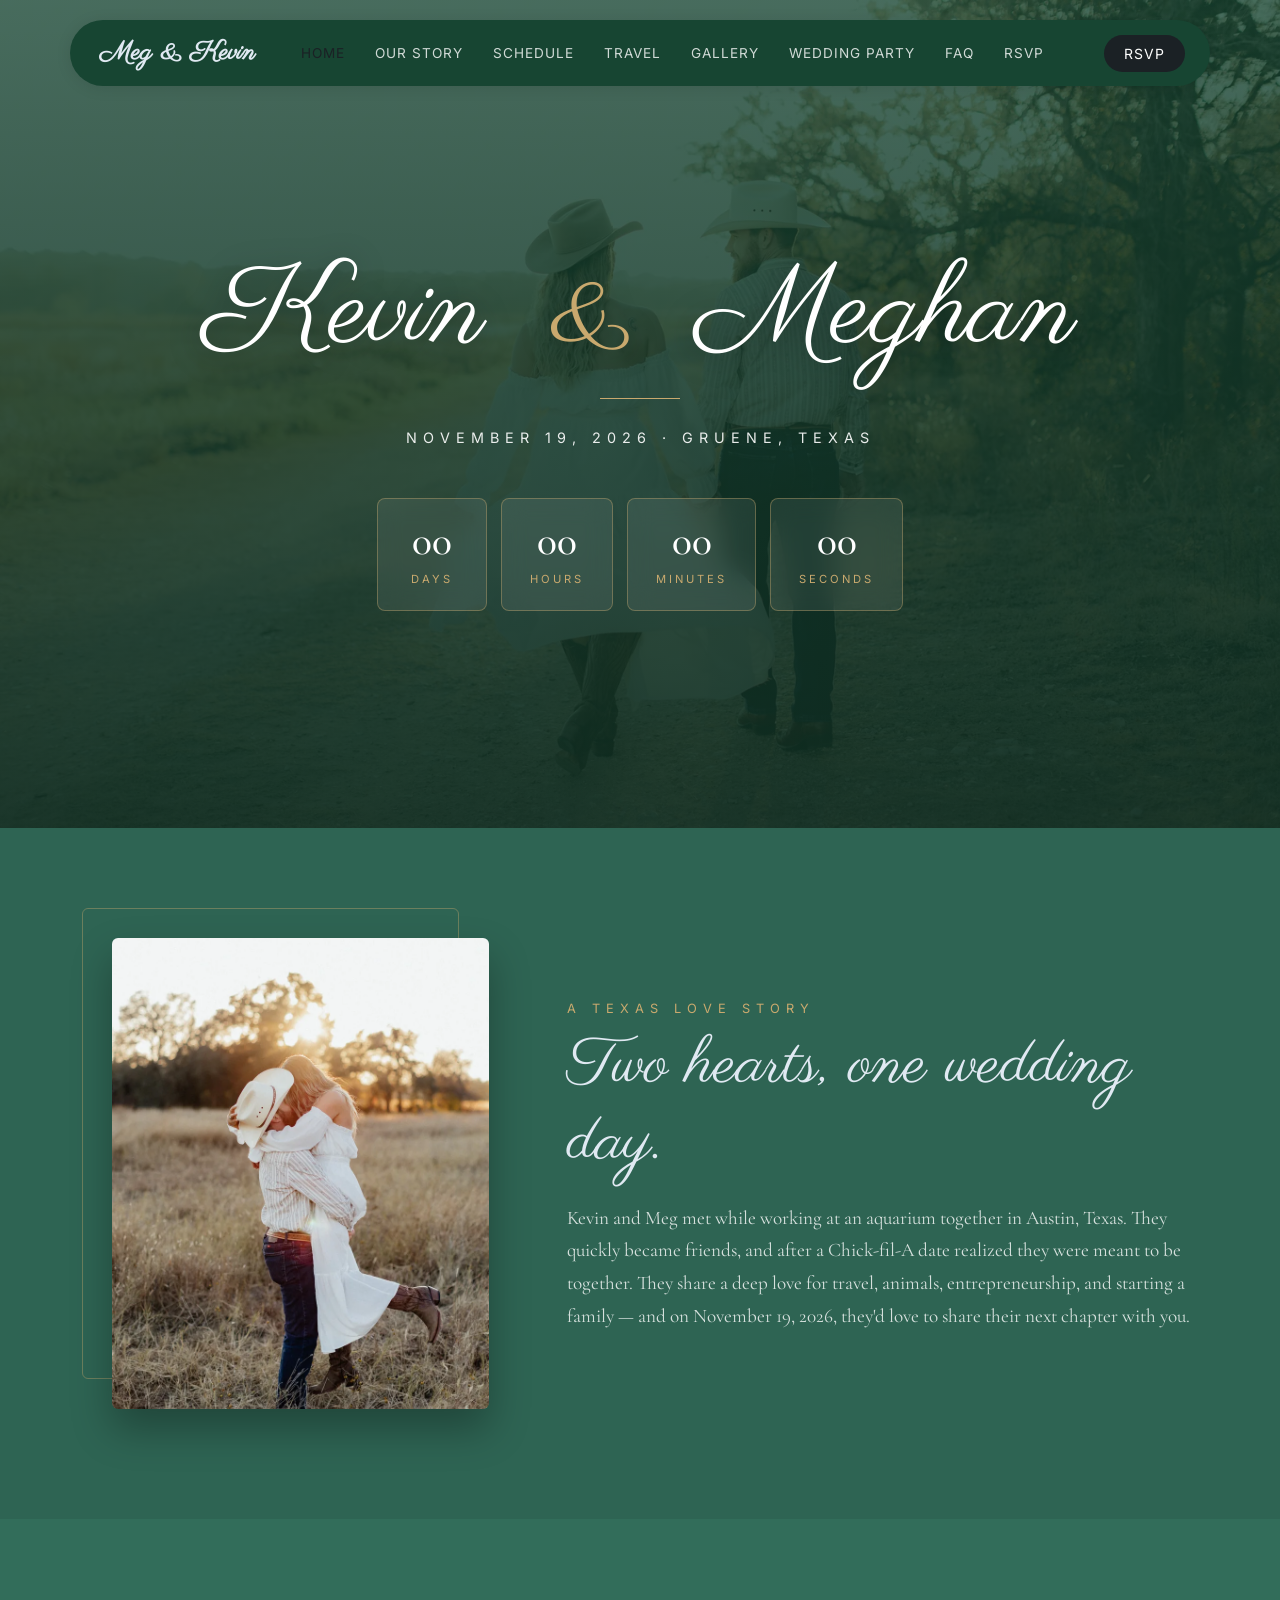
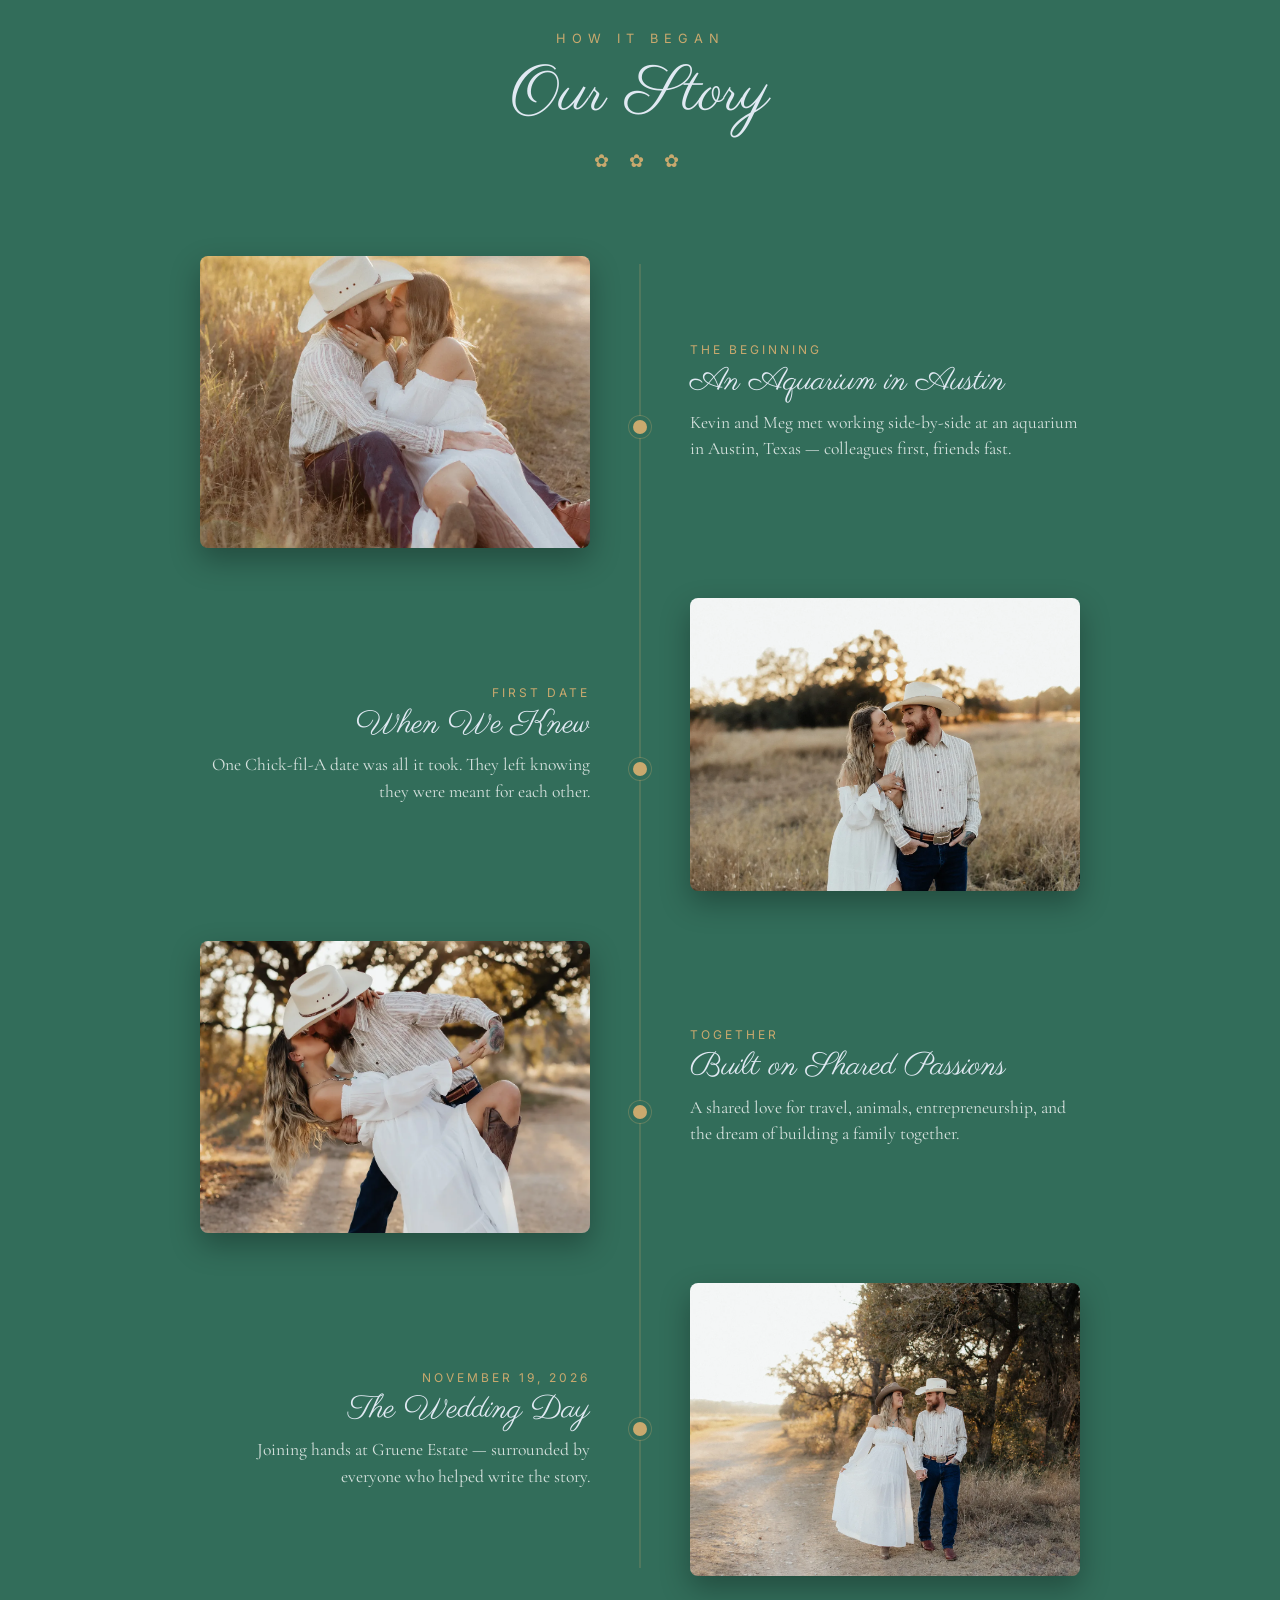
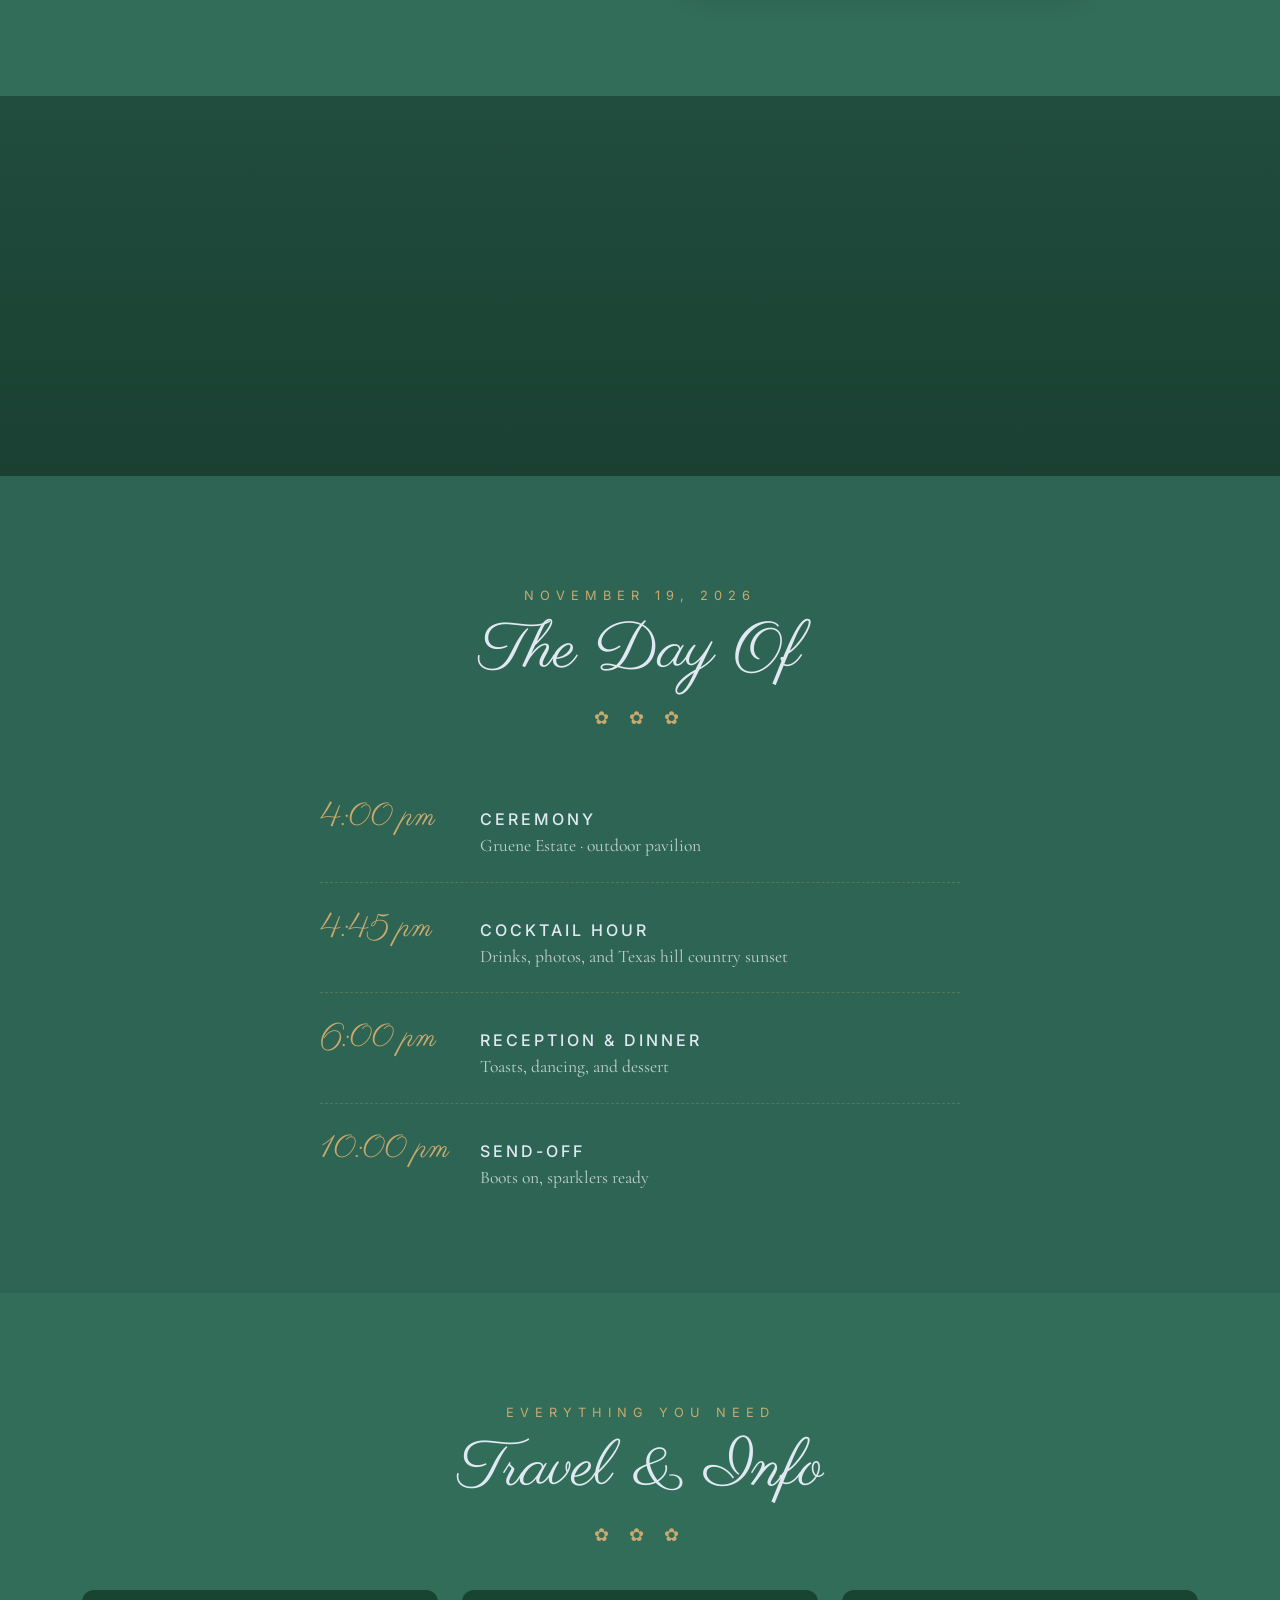
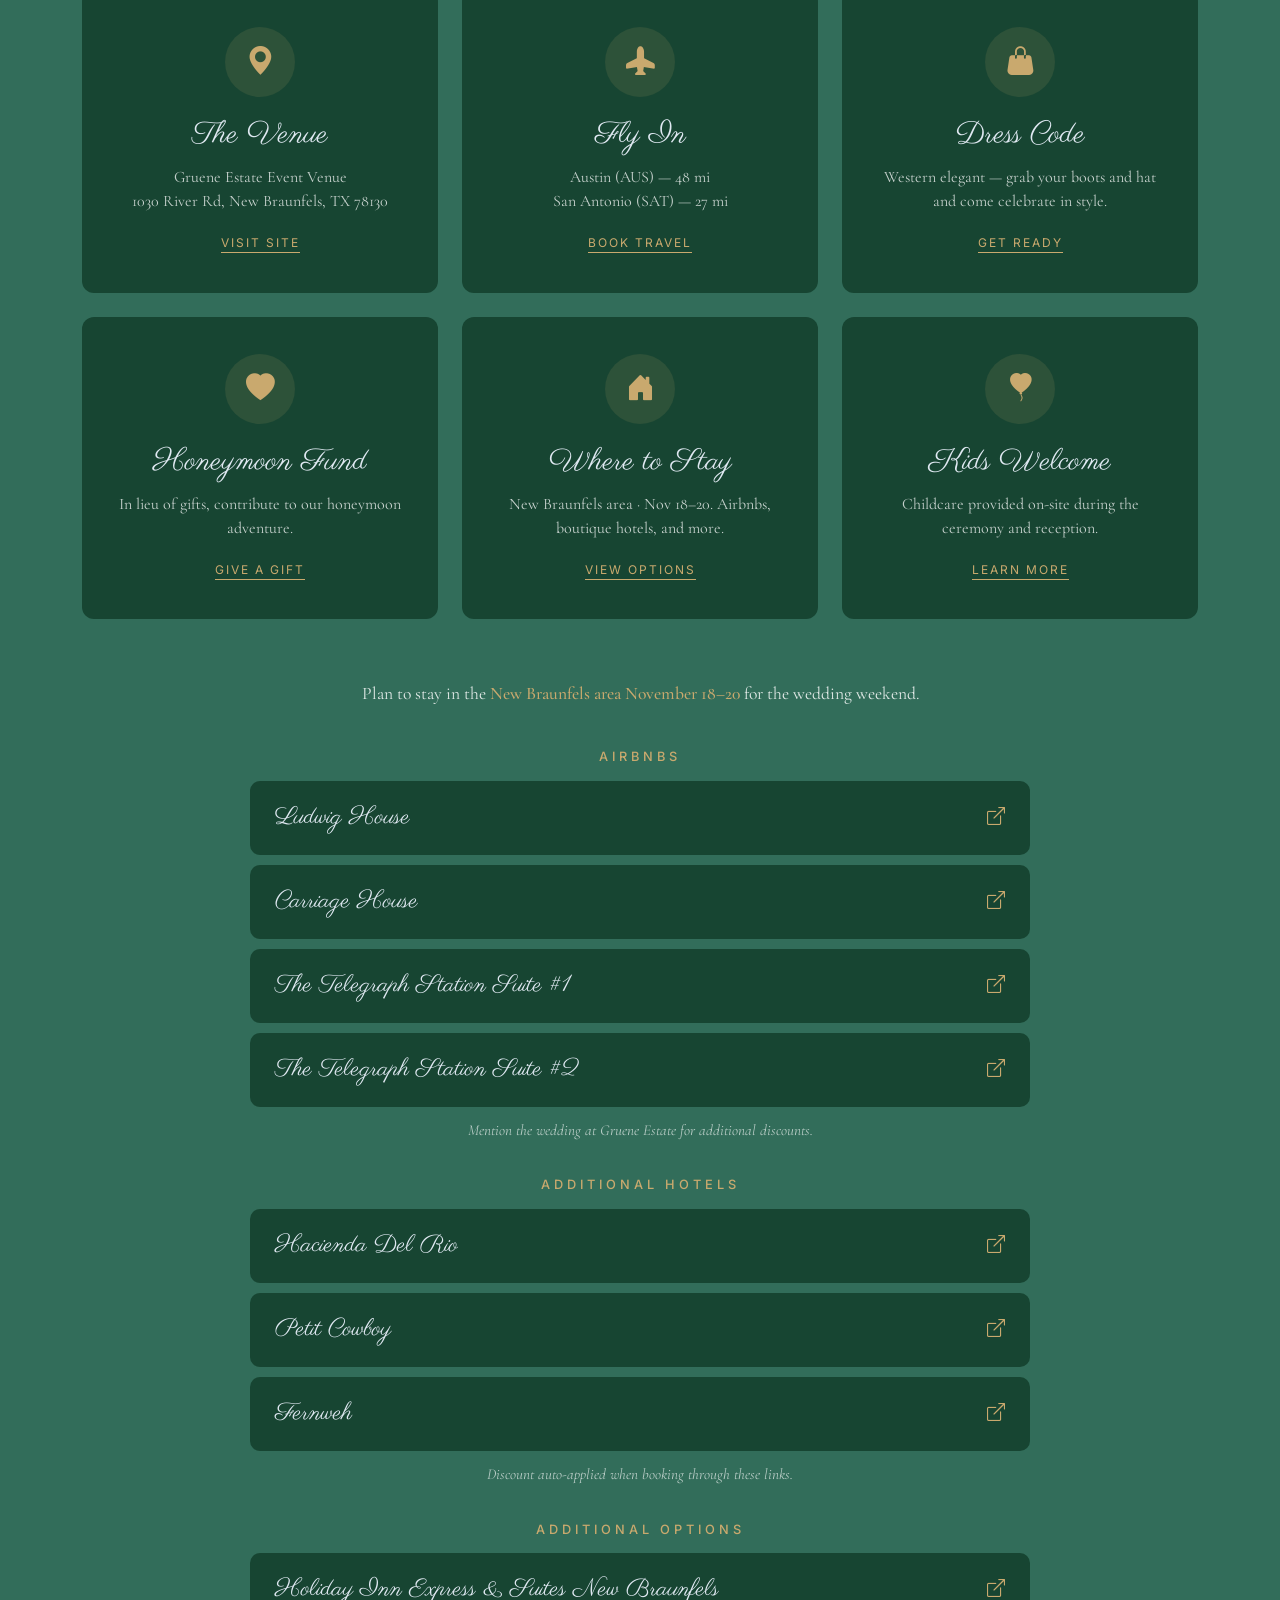
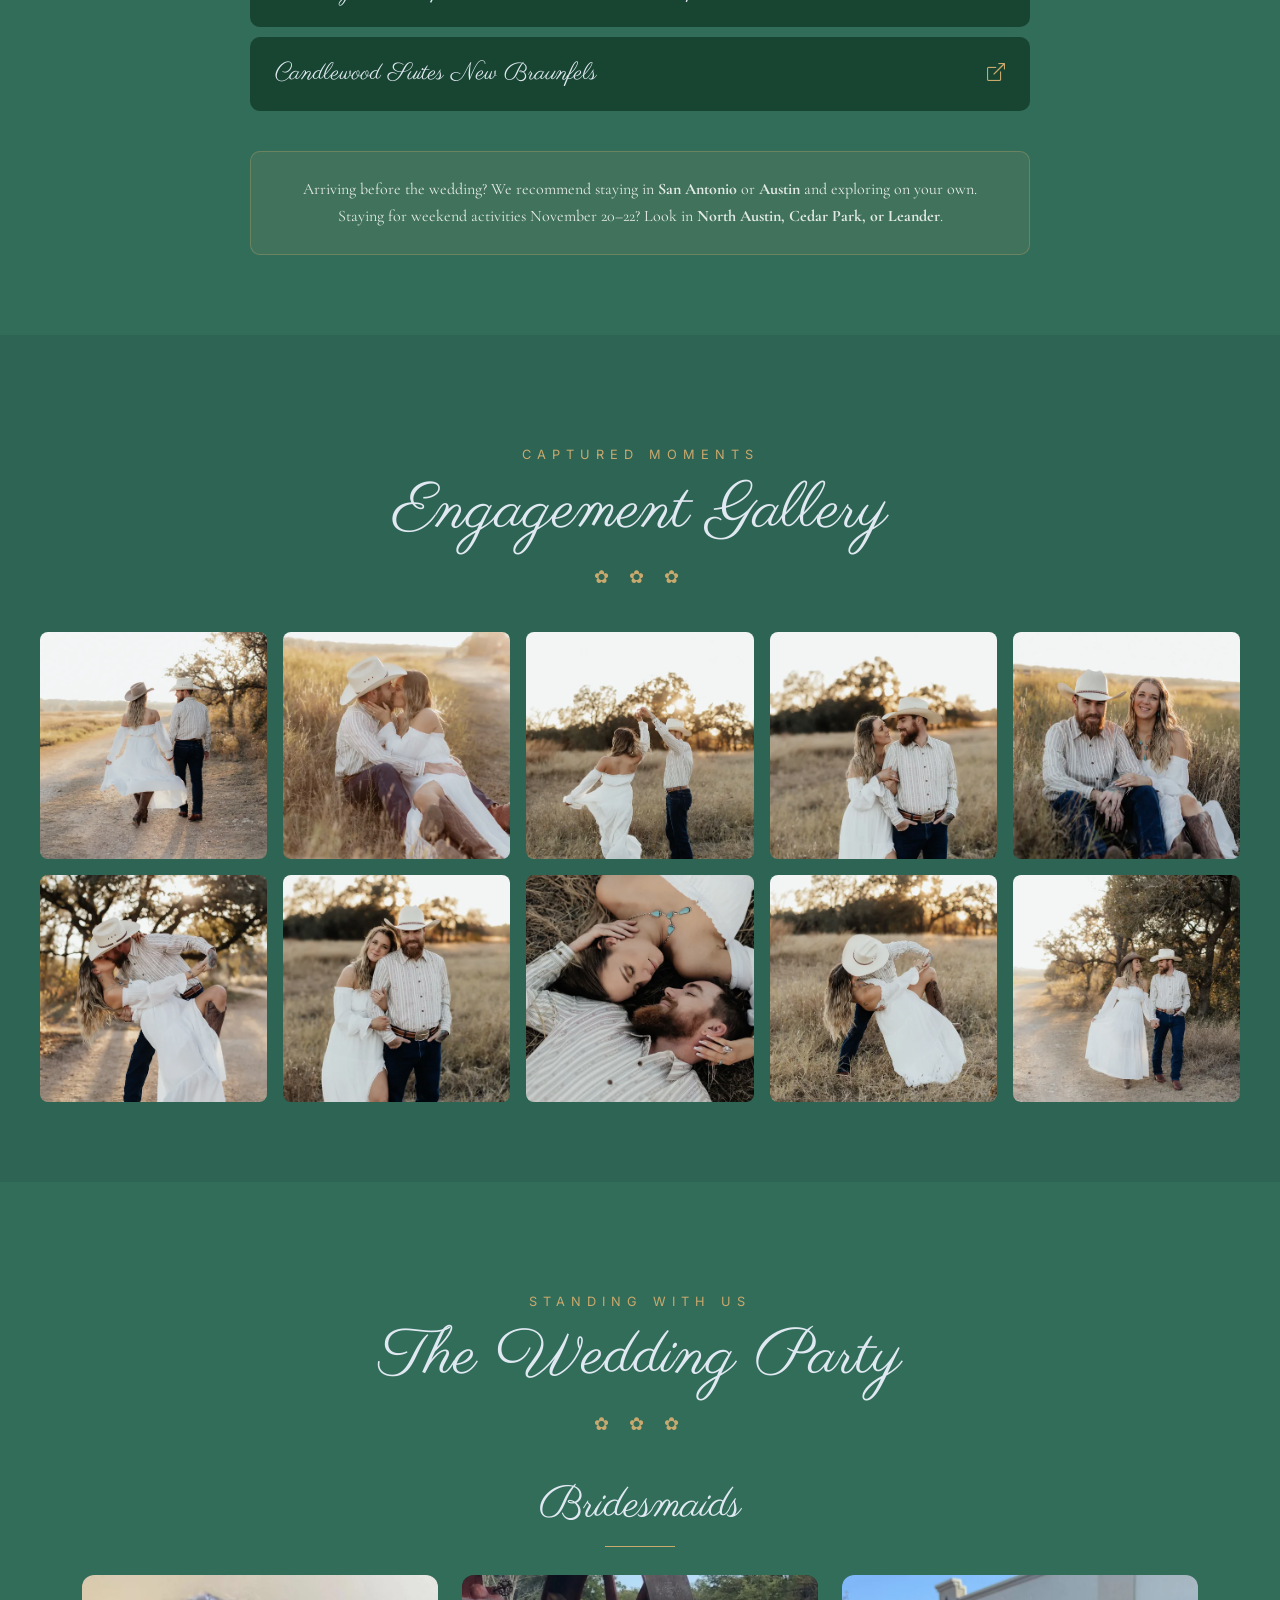
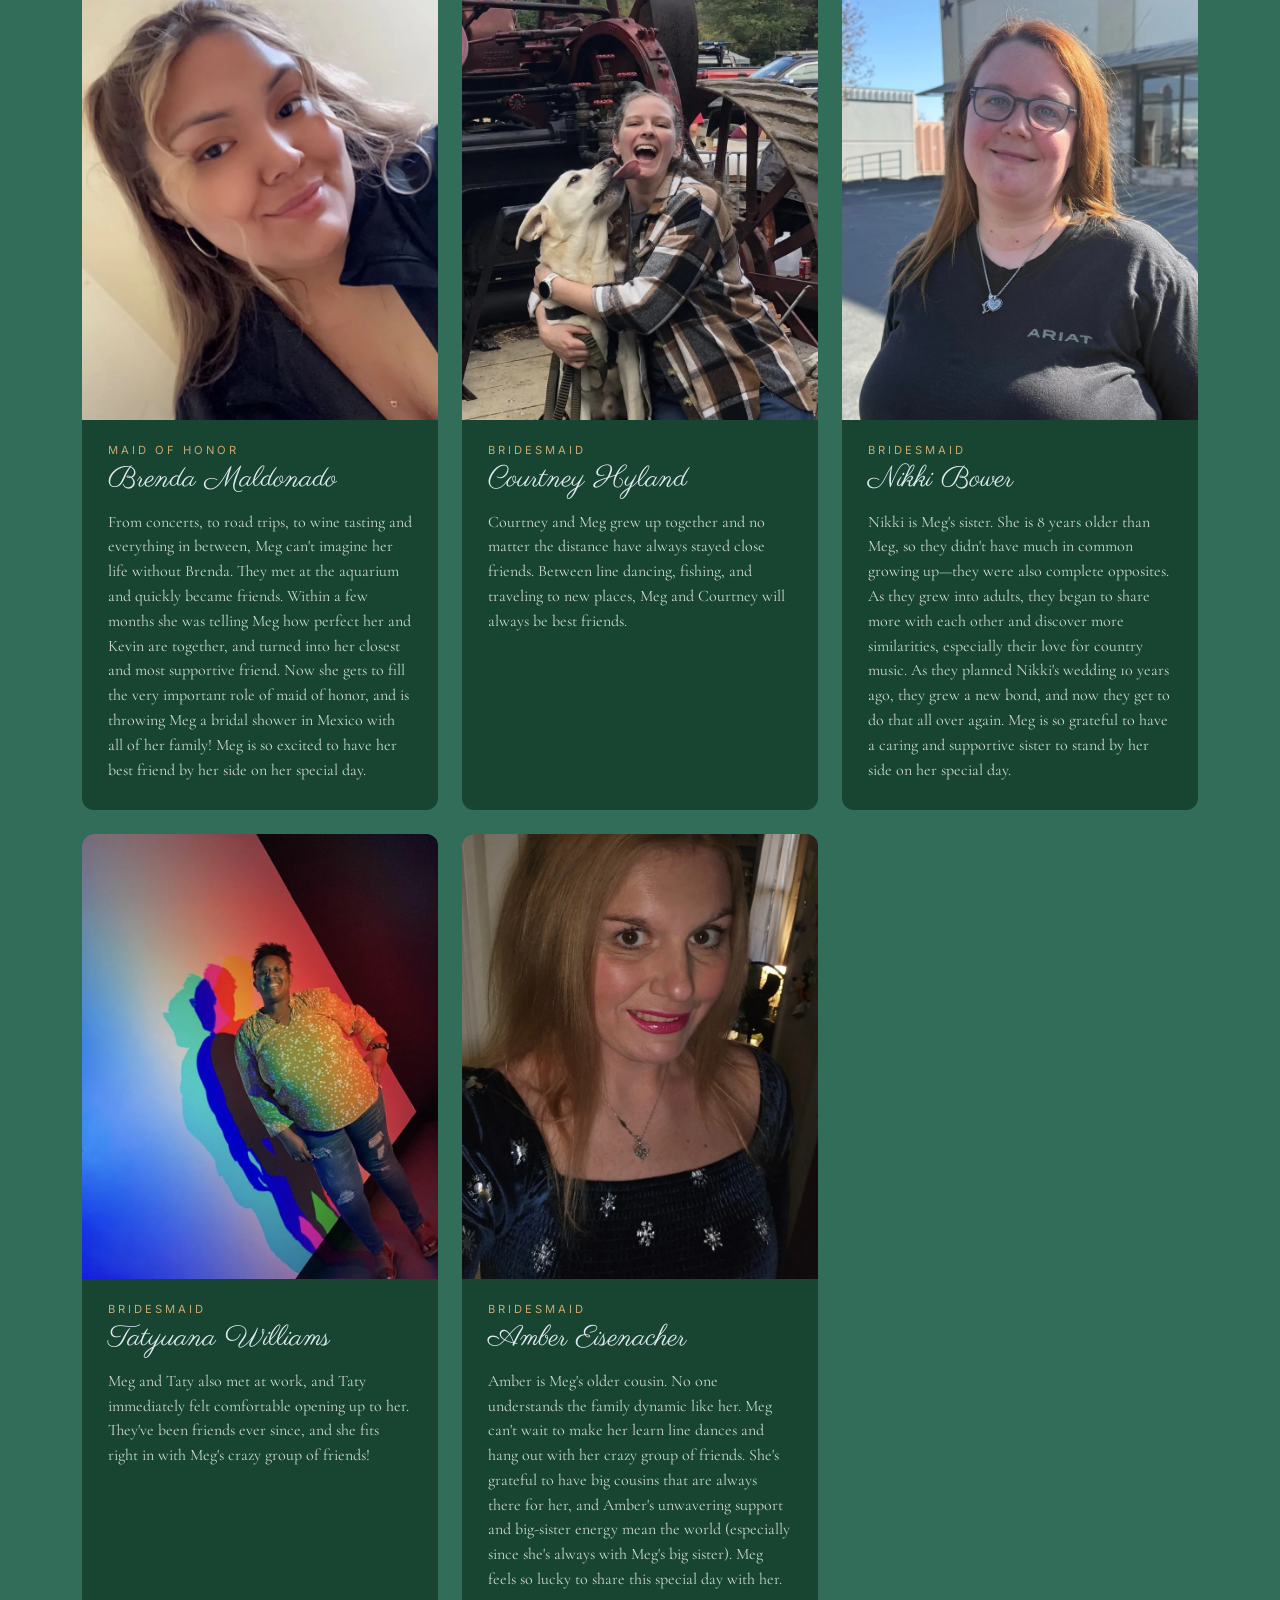
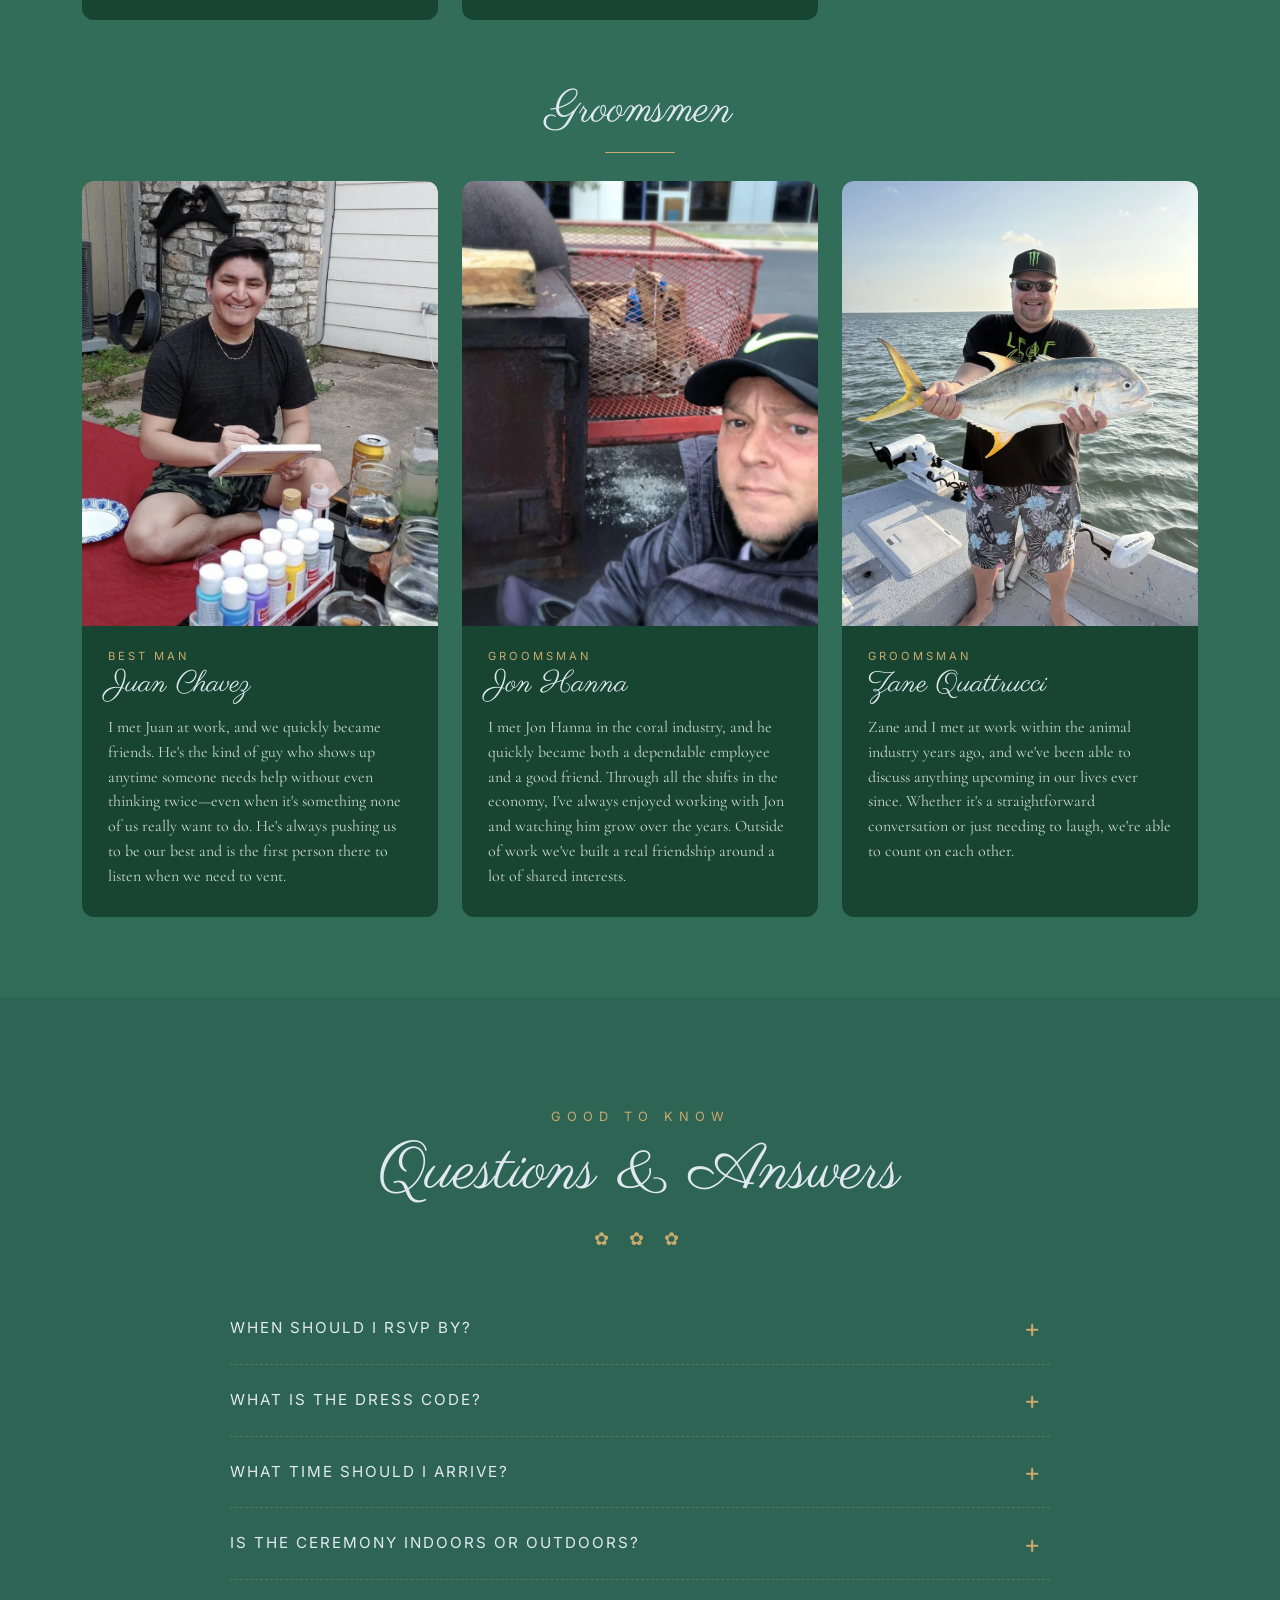
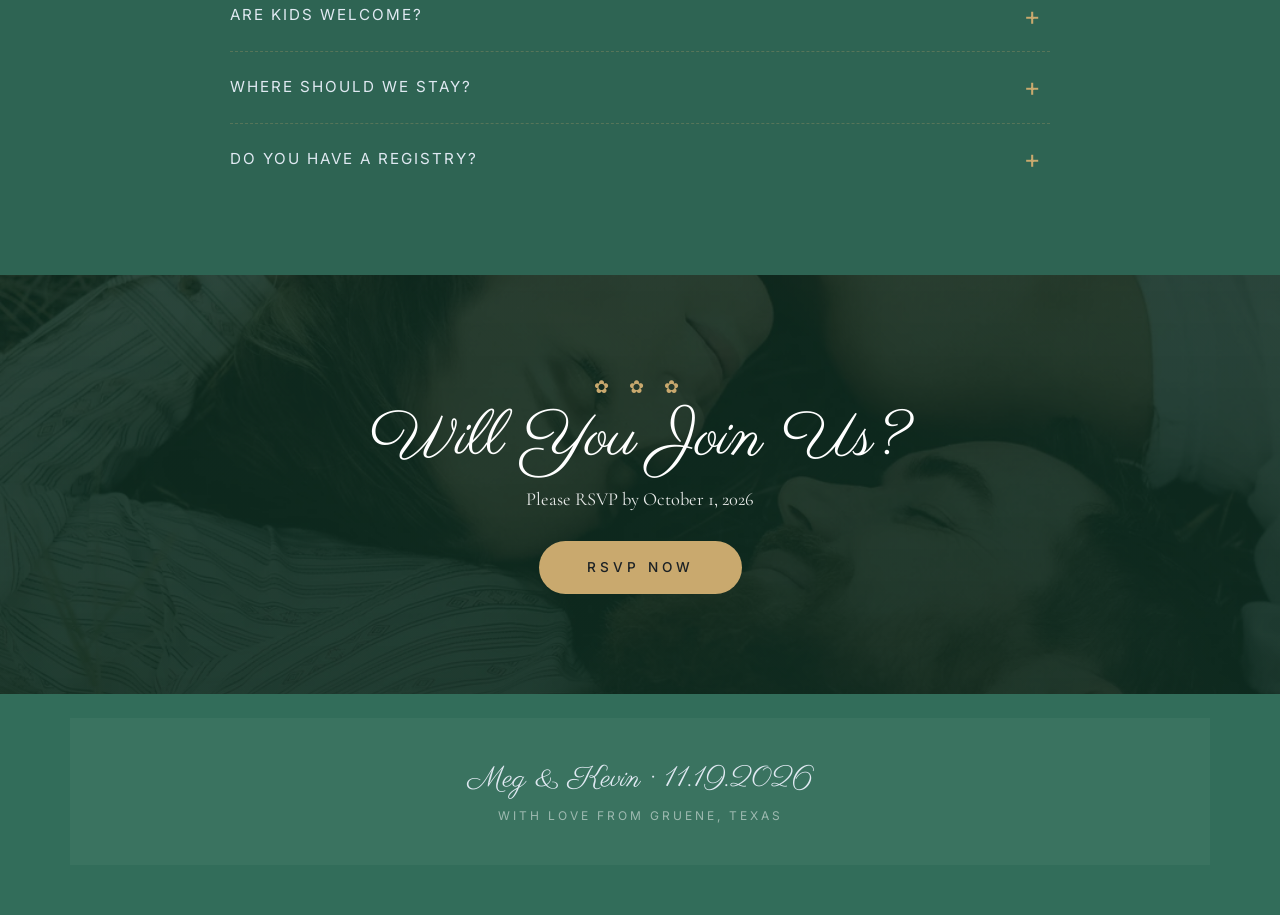
<file: index.html>
<!DOCTYPE html>
<html lang="en">

<head>
  <meta charset="utf-8">
  <meta content="width=device-width, initial-scale=1.0" name="viewport">
  <title>Meg & Kevin · November 19, 2026</title>
  <meta name="description" content="Kevin Haynie and Meghan Tobias — Wedding · Gruene, Texas · November 19, 2026">

  <link href="assets/img/favicon-96x96.png" rel="icon">
  <link href="assets/img/apple-touch-icon.png" rel="apple-touch-icon">

  <!-- Preload above-the-fold hero so first paint isn't waiting on the CSSOM -->
  <link rel="preload" as="image" href="assets/img/portfolio/optimized/portfolio-1.webp" fetchpriority="high">

  <!-- Fonts (display=swap so text renders immediately, no FOIT) -->
  <link rel="preconnect" href="https://fonts.googleapis.com">
  <link rel="preconnect" href="https://fonts.gstatic.com" crossorigin>
  <link href="https://fonts.googleapis.com/css2?family=Parisienne&family=Cormorant+Garamond:wght@400;500;600&family=Inter:wght@400;500;600&display=swap" rel="stylesheet">

  <!-- Vendor CSS -->
  <link href="assets/vendor/bootstrap/css/bootstrap.min.css" rel="stylesheet">
  <link href="assets/vendor/bootstrap-icons/bootstrap-icons.css" rel="stylesheet">
  <link href="assets/vendor/aos/aos.css" rel="stylesheet">
  <link href="assets/vendor/glightbox/css/glightbox.min.css" rel="stylesheet">

  <!-- Main CSS (existing palette) -->
  <link href="assets/css/main.css" rel="stylesheet">

  <style>
    :root {
      --default-font: "Cormorant Garamond", "Georgia", serif;
      --heading-font: "Parisienne", cursive;
      --nav-font: "Inter", sans-serif;
      --gold: #c9a96e;
      --emerald-overlay: rgba(23, 69, 50, 0.78);
      --emerald-overlay-dark: rgba(15, 45, 33, 0.92);
    }

    body { font-family: var(--default-font); font-size: 1.1rem; }
    .navmenu a, .btn-getstarted { font-family: var(--nav-font); letter-spacing: 1px; font-size: 0.85rem; text-transform: uppercase; }
    .sitename-script { font-family: var(--heading-font); font-size: 1.6rem !important; text-transform: none !important; letter-spacing: 0 !important; color: var(--heading-color); }

    /* HERO with full-bleed photo */
    .hero-preview {
      position: relative;
      min-height: 92vh;
      display: flex;
      align-items: center;
      justify-content: center;
      text-align: center;
      overflow: hidden;
      padding: 120px 20px 80px;
      background:
        linear-gradient(var(--emerald-overlay), var(--emerald-overlay-dark)),
        url("assets/img/portfolio/optimized/portfolio-1.webp") center/cover no-repeat fixed;
    }
    .hero-content { position: relative; z-index: 2; max-width: 900px; }
    .hero-preview .monogram { font-family: var(--heading-font); color: var(--gold); font-size: 2rem; margin-bottom: 8px; letter-spacing: 4px; }
    .hero-preview .sprig { color: var(--gold); font-size: 1.4rem; letter-spacing: 12px; margin: 0 0 8px; }
    .hero-preview h1 { font-family: var(--heading-font); font-size: clamp(3.2rem, 9vw, 7rem); color: #fff; line-height: 1; margin: 0; text-shadow: 0 4px 30px rgba(0,0,0,0.4); }
    .hero-preview .amp { display: inline-block; color: var(--gold); font-size: 0.9em; padding: 0 0.3em; }
    .hero-preview .hero-divider { width: 80px; height: 1px; background: var(--gold); margin: 28px auto; }
    .hero-preview .date-line { font-family: var(--nav-font); letter-spacing: 6px; text-transform: uppercase; font-size: 0.9rem; color: rgba(255,255,255,0.9); margin: 0; }

    /* COUNTDOWN — frosted glass */
    .countdown-row { display: flex; justify-content: center; gap: 14px; margin-top: 50px; flex-wrap: wrap; }
    .countdown-cell {
      background: rgba(255,255,255,0.08);
      backdrop-filter: blur(12px);
      -webkit-backdrop-filter: blur(12px);
      border: 1px solid rgba(201, 169, 110, 0.4);
      border-radius: 8px;
      padding: 22px 28px;
      min-width: 110px;
    }
    .countdown-cell .num { font-family: var(--default-font); font-size: 2.6rem; font-weight: 500; color: #fff; line-height: 1; display: block; }
    .countdown-cell .lbl { font-family: var(--nav-font); font-size: 0.7rem; letter-spacing: 3px; text-transform: uppercase; color: var(--gold); margin-top: 8px; display: block; }

    /* SECTION TITLES */
    .section-title-preview { text-align: center; padding: 30px 0 40px; }
    .section-title-preview .eyebrow { font-family: var(--nav-font); color: var(--gold); letter-spacing: 6px; text-transform: uppercase; font-size: 0.8rem; }
    .section-title-preview h2 { font-family: var(--heading-font); font-size: clamp(2.5rem, 5vw, 4rem); color: var(--heading-color); margin: 8px 0 16px; }
    .section-title-preview .sub-sprig { color: var(--gold); letter-spacing: 8px; }

    /* ABOUT — portrait + content */
    .about-portrait-wrap { position: relative; padding: 30px; }
    .about-portrait-wrap::before { content: ""; position: absolute; top: 0; left: 0; right: 60px; bottom: 60px; border: 1px solid rgba(201,169,110,0.4); border-radius: 6px; z-index: 0; }
    .about-portrait-frame { position: relative; z-index: 1; aspect-ratio: 4/5; overflow: hidden; border-radius: 6px; box-shadow: 0 20px 40px rgba(0,0,0,0.3); }
    .about-portrait-frame img { width: 100%; height: 100%; display: block; object-fit: cover; }

    /* STORY TIMELINE with photos */
    .story-timeline { position: relative; max-width: 880px; margin: 40px auto; }
    .story-timeline::before { content: ""; position: absolute; left: 50%; top: 8px; bottom: 8px; width: 1px; background: rgba(201, 169, 110, 0.4); transform: translateX(-50%); }
    .story-event { position: relative; display: grid; grid-template-columns: minmax(0, 1fr) 40px minmax(0, 1fr); gap: 30px; align-items: center; padding-bottom: 50px; }
    .story-event:last-child { padding-bottom: 0; }
    .story-event::before { content: ""; position: absolute; left: 50%; top: 50%; transform: translate(-50%, -50%); width: 14px; height: 14px; border-radius: 50%; background: var(--gold); box-shadow: 0 0 0 4px var(--background-color), 0 0 0 5px rgba(201,169,110,0.3); z-index: 2; }
    .story-event .photo-side { aspect-ratio: 4/3; overflow: hidden; border-radius: 8px; box-shadow: 0 12px 30px rgba(0,0,0,0.3); }
    .story-event .photo-side img { width: 100%; height: 100%; display: block; object-fit: cover; }
    .story-event .text-side .yr { font-family: var(--nav-font); color: var(--gold); letter-spacing: 3px; font-size: 0.75rem; text-transform: uppercase; }
    .story-event .text-side h4 { font-family: var(--heading-font); color: var(--heading-color); font-size: 2rem; margin: 4px 0 8px; }
    .story-event .text-side p { color: rgba(255,255,255,0.8); margin: 0; }
    .story-event.flip .photo-side { grid-column: 3; }
    .story-event.flip .text-side { grid-column: 1; text-align: right; }
    @media (max-width: 768px) {
      .story-timeline::before { left: 18px; }
      .story-event, .story-event.flip { grid-template-columns: 1fr; padding-left: 50px; padding-bottom: 36px; }
      .story-event::before { left: 18px; top: 12px; transform: none; }
      .story-event.flip .photo-side, .story-event.flip .text-side { grid-column: 1; text-align: left; }
    }

    /* PARALLAX DIVIDER */
    .parallax-divider {
      height: 380px;
      background:
        linear-gradient(rgba(15,45,33,0.5), rgba(15,45,33,0.7)),
        url("assets/img/portfolio/optimized/portfolio-5.webp") center/cover no-repeat fixed;
      display: flex;
      align-items: center;
      justify-content: center;
      text-align: center;
    }

    /* INFO CARDS */
    .info-card { background: var(--surface-color); border-radius: 12px; padding: 36px 28px; text-align: center; height: 100%; transition: transform 0.3s, box-shadow 0.3s; border: 1px solid transparent; }
    .info-card:hover { transform: translateY(-6px); border-color: rgba(201,169,110,0.4); box-shadow: 0 12px 30px rgba(0,0,0,0.25); }
    .info-card .icon-circle { width: 70px; height: 70px; border-radius: 50%; background: rgba(201,169,110,0.12); color: var(--gold); display: inline-flex; align-items: center; justify-content: center; font-size: 1.8rem; margin-bottom: 20px; }
    .info-card h3 { font-family: var(--heading-font); color: var(--heading-color); font-size: 1.9rem; margin-bottom: 12px; }
    .info-card p { color: rgba(255,255,255,0.75); font-size: 1rem; margin-bottom: 16px; }
    .info-card a.card-link { font-family: var(--nav-font); color: var(--gold); letter-spacing: 2px; text-transform: uppercase; font-size: 0.75rem; border-bottom: 1px solid var(--gold); padding-bottom: 2px; }
    .info-card a.card-link:hover { color: #fff; border-color: #fff; }

    /* ENGAGEMENT GALLERY — uniform grid */
    .gallery-masonry {
      display: grid;
      grid-template-columns: repeat(5, 1fr);
      gap: 16px;
      max-width: 100%;
      margin: 0 auto;
      padding: 0 40px;
    }
    @media (max-width: 1200px) { .gallery-masonry { grid-template-columns: repeat(4, 1fr); } }
    @media (max-width: 768px) { .gallery-masonry { grid-template-columns: repeat(3, 1fr); gap: 10px; padding: 0 20px; } }
    @media (max-width: 480px) { .gallery-masonry { grid-template-columns: repeat(2, 1fr); } }
    .gallery-item { border-radius: 8px; overflow: hidden; position: relative; display: block; cursor: pointer; aspect-ratio: 1 / 1; }
    .gallery-item img { width: 100%; height: 100%; object-fit: cover; display: block; transition: transform 0.6s, filter 0.6s; filter: saturate(0.9); }
    .gallery-item:hover img { transform: scale(1.04); filter: saturate(1.1); }
    .gallery-item::after { content: ""; position: absolute; inset: 0; background: linear-gradient(transparent 60%, rgba(15,45,33,0.6)); opacity: 0; transition: opacity 0.3s; }
    .gallery-item:hover::after { opacity: 1; }

    /* SCHEDULE */
    .schedule-wrap { max-width: 640px; margin: 0 auto; }
    .schedule-row { display: flex; align-items: baseline; padding: 22px 0; border-bottom: 1px dashed rgba(201,169,110,0.25); }
    .schedule-row:last-child { border-bottom: none; }
    .schedule-time { font-family: var(--heading-font); color: var(--gold); font-size: 2rem; min-width: 160px; }
    .schedule-event h4 { font-family: var(--nav-font); color: var(--heading-color); font-size: 1rem; letter-spacing: 3px; text-transform: uppercase; margin: 0 0 4px; }
    .schedule-event p { margin: 0; color: rgba(255,255,255,0.7); }

    /* WEDDING PARTY photo grid */
    .party-group-title {
      font-family: var(--heading-font);
      color: var(--heading-color);
      font-size: clamp(2rem, 3.5vw, 2.8rem);
      text-align: center;
      margin: 0 0 28px;
    }
    .row + .party-group-title { margin-top: 64px; }
    .party-group-title::after {
      content: "";
      display: block;
      width: 70px;
      height: 1px;
      background: var(--gold);
      margin: 14px auto 0;
    }
    .party-card { background: var(--surface-color); border-radius: 12px; overflow: hidden; height: 100%; transition: transform 0.3s; }
    .party-card:hover { transform: translateY(-4px); }
    .party-photo { aspect-ratio: 4/5; overflow: hidden; }
    .party-photo img { width: 100%; height: 100%; object-fit: cover; transition: transform 0.6s; }
    .party-card:hover .party-photo img { transform: scale(1.05); }
    .party-body { padding: 22px 26px 28px; }
    .party-body .role { font-family: var(--nav-font); color: var(--gold); letter-spacing: 3px; font-size: 0.7rem; text-transform: uppercase; }
    .party-body h4 { font-family: var(--heading-font); color: var(--heading-color); font-size: 1.8rem; margin: 4px 0 12px; }
    .party-body p { color: rgba(255,255,255,0.78); font-size: 1rem; line-height: 1.55; margin: 0; }

    /* FAQ accordion */
    .faq-wrap { max-width: 820px; margin: 0 auto; }
    .faq-item { border-bottom: 1px dashed rgba(201,169,110,0.25); }
    .faq-item:last-child { border-bottom: none; }
    .faq-item summary {
      list-style: none;
      cursor: pointer;
      padding: 24px 44px 24px 0;
      position: relative;
      font-family: var(--nav-font);
      color: var(--heading-color);
      font-size: 0.95rem;
      letter-spacing: 2px;
      text-transform: uppercase;
    }
    .faq-item summary::-webkit-details-marker { display: none; }
    .faq-item summary:hover { color: var(--gold); }
    .faq-item summary:focus-visible { outline: 2px solid var(--gold); outline-offset: 4px; }
    .faq-item summary::after {
      content: "\002B";
      position: absolute;
      right: 8px;
      top: 50%;
      transform: translateY(-50%);
      color: var(--gold);
      font-size: 1.6rem;
      line-height: 1;
      transition: transform 0.3s;
    }
    .faq-item[open] summary::after { content: "\2212"; }
    .faq-answer { padding: 0 44px 26px 0; color: rgba(255,255,255,0.78); font-size: 1.05rem; line-height: 1.6; }
    .faq-answer p { margin: 0; }
    .faq-answer a { color: var(--gold); border-bottom: 1px solid rgba(201,169,110,0.5); }
    .faq-answer a:hover { color: #fff; border-color: #fff; }
    @media (max-width: 576px) {
      .faq-item summary { font-size: 0.85rem; letter-spacing: 1.5px; padding-right: 36px; }
      .faq-answer { padding-right: 0; }
    }

    /* RSVP CTA on photo background */
    .rsvp-cta-section {
      position: relative;
      padding: 100px 20px;
      background:
        linear-gradient(rgba(15,45,33,0.85), rgba(15,45,33,0.9)),
        url("assets/img/portfolio/optimized/portfolio-8.webp") center/cover no-repeat;
    }
    .rsvp-cta-inner { max-width: 720px; margin: 0 auto; text-align: center; position: relative; z-index: 2; }
    .rsvp-cta-inner h3 { font-family: var(--heading-font); font-size: clamp(2.5rem, 5vw, 4rem); color: #fff; }
    .rsvp-cta-inner p { color: rgba(255,255,255,0.9); margin-bottom: 28px; font-size: 1.15rem; }
    .rsvp-btn { display: inline-block; background: var(--gold); color: var(--accent-color) !important; padding: 16px 48px; font-family: var(--nav-font); letter-spacing: 4px; text-transform: uppercase; font-size: 0.85rem; border-radius: 50px; transition: all 0.3s; font-weight: 500; }
    .rsvp-btn:hover { background: #fff; transform: translateY(-2px); }

    section { padding: 80px 0; }
    .light-bg-section { background: color-mix(in srgb, var(--background-color), black 8%); }

    /* LODGING */
    .lodging-wrap { max-width: 820px; margin: 60px auto 0; padding: 0 20px; }
    .lodging-intro { text-align: center; color: rgba(255,255,255,0.85); font-size: 1.1rem; line-height: 1.7; margin-bottom: 40px; }
    .lodging-intro strong { color: var(--gold); font-weight: 500; }
    .lodging-group { margin-bottom: 36px; }
    .lodging-group h4 { font-family: var(--nav-font); color: var(--gold); letter-spacing: 4px; text-transform: uppercase; font-size: 0.8rem; margin-bottom: 16px; text-align: center; }
    .lodging-list { list-style: none; padding: 0; margin: 0; }
    .lodging-list li { background: var(--surface-color); border-radius: 10px; margin-bottom: 10px; transition: transform 0.3s, border-color 0.3s; border: 1px solid transparent; }
    .lodging-list li:hover { transform: translateY(-2px); border-color: rgba(201,169,110,0.35); }
    .lodging-list a { display: flex; align-items: center; justify-content: space-between; gap: 16px; padding: 18px 24px; color: var(--heading-color); text-decoration: none; }
    .lodging-list a:hover { color: var(--gold); }
    .lodging-name { font-family: var(--heading-font); font-size: 1.5rem; }
    .lodging-list .bi { color: var(--gold); font-size: 1.1rem; flex-shrink: 0; }
    .lodging-note { text-align: center; font-size: 0.95rem; color: rgba(255,255,255,0.65); font-style: italic; margin: 12px 0 0; }
    .lodging-tip { background: rgba(201,169,110,0.1); border: 1px solid rgba(201,169,110,0.3); border-radius: 10px; padding: 24px 28px; margin-top: 40px; text-align: center; }
    .lodging-tip p { color: rgba(255,255,255,0.85); margin: 0; line-height: 1.7; font-size: 1rem; }

    /* MOBILE REFINEMENTS */
    @media (max-width: 991.98px) {
      /* fixed backgrounds render badly (zoomed / jumpy) on touch browsers */
      .hero-preview, .parallax-divider { background-attachment: scroll; }

      /* AOS parks fade-left/right 100px to the side before they animate in,
         which hangs off the right edge on a narrow screen — slide up instead */
      html:not(.no-js) [data-aos="fade-left"][data-aos],
      html:not(.no-js) [data-aos="fade-right"][data-aos] {
        transform: translate3d(0, 40px, 0);
      }
    }

    @media (max-width: 575.98px) {
      /* countdown: four cells share the row instead of wrapping to two lines */
      .countdown-row { gap: 8px; margin-top: 36px; flex-wrap: nowrap; }
      .countdown-cell { flex: 1 1 0; min-width: 0; padding: 14px 4px; }
      .countdown-cell .num { font-size: 1.7rem; }
      .countdown-cell .lbl { font-size: 0.55rem; letter-spacing: 1px; margin-top: 6px; }

      /* the gx-5 gutter is wider than the container padding, which pushed the
         portrait past the right edge of the screen */
      #about .row { --bs-gutter-x: 1.5rem; }
      /* the offset gold frame reads as a misalignment at this width */
      .about-portrait-wrap { padding: 0; margin-bottom: 28px; }
      .about-portrait-wrap::before { display: none; }

      /* these sections sit outside a .container, so they need their own gutter */
      .schedule-wrap, .faq-wrap { padding-left: 16px; padding-right: 16px; }

      .hero-preview { padding: 110px 16px 60px; }
      .hero-preview .date-line { font-size: 0.75rem; letter-spacing: 3px; }

      /* schedule: stack the time above the event so neither gets squeezed */
      .schedule-row { flex-direction: column; padding: 18px 0; }
      .schedule-time { min-width: 0; font-size: 1.7rem; margin-bottom: 4px; }

      .section-title-preview { padding: 24px 16px 30px; }
      .section-title-preview h2 { font-size: clamp(2rem, 8.5vw, 2.6rem); }
      .party-group-title { font-size: 1.9rem; }
      .party-body { padding: 18px 20px 22px; }
      .info-card { padding: 28px 20px; }
      .rsvp-cta-section { padding: 70px 16px; }
    }
  </style>
</head>

<body class="index-page">

  <!-- HEADER -->
  <header id="header" class="header d-flex align-items-center fixed-top">
    <div class="header-container container-fluid container-xl position-relative d-flex align-items-center justify-content-between">
      <a href="index.html" class="logo d-flex align-items-center me-auto me-xl-0">
        <h1 class="sitename sitename-script">Meg &amp; Kevin</h1>
      </a>
      <nav id="navmenu" class="navmenu">
        <ul>
          <li><a href="#hero" class="active">Home</a></li>
          <li><a href="#story">Our Story</a></li>
          <li><a href="#schedule">Schedule</a></li>
          <li><a href="#travel">Travel</a></li>
          <li><a href="#gallery">Gallery</a></li>
          <li><a href="#party">Wedding Party</a></li>
          <li><a href="#faq">FAQ</a></li>
          <li><a href="#rsvp">RSVP</a></li>
        </ul>
        <i class="mobile-nav-toggle d-xl-none bi bi-list"></i>
      </nav>
      <a class="btn-getstarted" href="#rsvp">RSVP</a>
    </div>
  </header>

  <main class="main">

    <!-- HERO -->
    <section id="hero" class="hero-preview">
      <div class="hero-content" data-aos="fade-up">
        <h1>Kevin <span class="amp">&amp;</span> Meghan</h1>
        <div class="hero-divider"></div>
        <p class="date-line">November 19, 2026 &middot; Gruene, Texas</p>

        <div class="countdown-row" id="countdown">
          <div class="countdown-cell"><span class="num" id="cd-days">—</span><span class="lbl">Days</span></div>
          <div class="countdown-cell"><span class="num" id="cd-hrs">—</span><span class="lbl">Hours</span></div>
          <div class="countdown-cell"><span class="num" id="cd-min">—</span><span class="lbl">Minutes</span></div>
          <div class="countdown-cell"><span class="num" id="cd-sec">—</span><span class="lbl">Seconds</span></div>
        </div>
      </div>
    </section>

    <!-- ABOUT with portrait -->
    <section id="about" class="light-bg-section">
      <div class="container">
        <div class="row align-items-center gx-5">
          <div class="col-lg-5" data-aos="fade-right">
            <div class="about-portrait-wrap">
              <div class="about-portrait-frame">
                <img src="assets/img/about/about-portrait-1.webp" alt="Kevin and Meghan" loading="lazy">
              </div>
            </div>
          </div>
          <div class="col-lg-7" data-aos="fade-left">
            <div class="eyebrow" style="font-family: var(--nav-font); color: var(--gold); letter-spacing: 6px; text-transform: uppercase; font-size: 0.8rem;">A Texas Love Story</div>
            <h2 style="font-family: var(--heading-font); font-size: clamp(2.5rem, 5vw, 4rem); color: var(--heading-color); margin: 10px 0 20px;">Two hearts, one wedding day.</h2>
            <p style="font-size: 1.2rem; line-height: 1.7;">Kevin and Meg met while working at an aquarium together in Austin, Texas. They quickly became friends, and after a Chick-fil-A date realized they were meant to be together. They share a deep love for travel, animals, entrepreneurship, and starting a family — and on November 19, 2026, they'd love to share their next chapter with you.</p>
          </div>
        </div>
      </div>
    </section>

    <!-- STORY TIMELINE -->
    <section id="story">
      <div class="section-title-preview" data-aos="fade-up">
        <div class="eyebrow">How It Began</div>
        <h2>Our Story</h2>
        <div class="sub-sprig">&#10047; &#10047; &#10047;</div>
      </div>

      <div class="story-timeline">
        <div class="story-event" data-aos="fade-up">
          <div class="photo-side"><img src="assets/img/portfolio/optimized/portfolio-2.webp" alt="" loading="lazy" width="1067" height="1600"></div>
          <div></div>
          <div class="text-side">
            <div class="yr">The Beginning</div>
            <h4>An Aquarium in Austin</h4>
            <p>Kevin and Meg met working side-by-side at an aquarium in Austin, Texas — colleagues first, friends fast.</p>
          </div>
        </div>

        <div class="story-event flip" data-aos="fade-up">
          <div class="text-side">
            <div class="yr">First Date</div>
            <h4>When We Knew</h4>
            <p>One Chick-fil-A date was all it took. They left knowing they were meant for each other.</p>
          </div>
          <div></div>
          <div class="photo-side"><img src="assets/img/portfolio/optimized/portfolio-4.webp" alt="" loading="lazy" width="1600" height="1067"></div>
        </div>

        <div class="story-event" data-aos="fade-up">
          <div class="photo-side"><img src="assets/img/portfolio/optimized/portfolio-6.webp" alt="" loading="lazy" width="1067" height="1600"></div>
          <div></div>
          <div class="text-side">
            <div class="yr">Together</div>
            <h4>Built on Shared Passions</h4>
            <p>A shared love for travel, animals, entrepreneurship, and the dream of building a family together.</p>
          </div>
        </div>

        <div class="story-event flip" data-aos="fade-up">
          <div class="text-side">
            <div class="yr">November 19, 2026</div>
            <h4>The Wedding Day</h4>
            <p>Joining hands at Gruene Estate — surrounded by everyone who helped write the story.</p>
          </div>
          <div></div>
          <div class="photo-side"><img src="assets/img/portfolio/optimized/portfolio-10.webp" alt="" loading="lazy" width="1600" height="1067"></div>
        </div>
      </div>
    </section>

    <!-- PARALLAX PHOTO DIVIDER -->
    <section class="parallax-divider" style="padding: 0;" aria-hidden="true"></section>

    <!-- SCHEDULE -->
    <section id="schedule" class="light-bg-section">
      <div class="section-title-preview" data-aos="fade-up">
        <div class="eyebrow">November 19, 2026</div>
        <h2>The Day Of</h2>
        <div class="sub-sprig">&#10047; &#10047; &#10047;</div>
      </div>
      <div class="schedule-wrap" data-aos="fade-up">
        <div class="schedule-row">
          <div class="schedule-time">4:00 pm</div>
          <div class="schedule-event"><h4>Ceremony</h4><p>Gruene Estate &middot; outdoor pavilion</p></div>
        </div>
        <div class="schedule-row">
          <div class="schedule-time">4:45 pm</div>
          <div class="schedule-event"><h4>Cocktail Hour</h4><p>Drinks, photos, and Texas hill country sunset</p></div>
        </div>
        <div class="schedule-row">
          <div class="schedule-time">6:00 pm</div>
          <div class="schedule-event"><h4>Reception &amp; Dinner</h4><p>Toasts, dancing, and dessert</p></div>
        </div>
        <div class="schedule-row">
          <div class="schedule-time">10:00 pm</div>
          <div class="schedule-event"><h4>Send-Off</h4><p>Boots on, sparklers ready</p></div>
        </div>
      </div>
    </section>

    <!-- TRAVEL / INFO -->
    <section id="travel">
      <div class="section-title-preview" data-aos="fade-up">
        <div class="eyebrow">Everything You Need</div>
        <h2>Travel &amp; Info</h2>
        <div class="sub-sprig">&#10047; &#10047; &#10047;</div>
      </div>

      <div class="container">
        <div class="row g-4 justify-content-center">
          <div class="col-lg-4 col-md-6" data-aos="fade-up" data-aos-delay="100">
            <div class="info-card">
              <div class="icon-circle"><i class="bi bi-geo-alt-fill"></i></div>
              <h3>The Venue</h3>
              <p>Gruene Estate Event Venue<br>1030 River Rd, New Braunfels, TX 78130</p>
              <a class="card-link" href="https://www.grueneestate.com/">Visit Site</a>
            </div>
          </div>
          <div class="col-lg-4 col-md-6" data-aos="fade-up" data-aos-delay="200">
            <div class="info-card">
              <div class="icon-circle"><i class="bi bi-airplane-fill"></i></div>
              <h3>Fly In</h3>
              <p>Austin (AUS) — 48 mi<br>San Antonio (SAT) — 27 mi</p>
              <a class="card-link" href="https://www.travelocity.com/">Book Travel</a>
            </div>
          </div>
          <div class="col-lg-4 col-md-6" data-aos="fade-up" data-aos-delay="300">
            <div class="info-card">
              <div class="icon-circle"><i class="bi bi-handbag-fill"></i></div>
              <h3>Dress Code</h3>
              <p>Western elegant — grab your boots and hat and come celebrate in style.</p>
              <a class="card-link" href="https://www.bootbarn.com/">Get Ready</a>
            </div>
          </div>
          <div class="col-lg-4 col-md-6" data-aos="fade-up" data-aos-delay="100">
            <div class="info-card">
              <div class="icon-circle"><i class="bi bi-heart-fill"></i></div>
              <h3>Honeymoon Fund</h3>
              <p>In lieu of gifts, contribute to our honeymoon adventure.</p>
              <a class="card-link" href="https://www.honeyfund.com/site/tobias-haynie-11-19-2026">Give a Gift</a>
            </div>
          </div>
          <div class="col-lg-4 col-md-6" data-aos="fade-up" data-aos-delay="200">
            <div class="info-card">
              <div class="icon-circle"><i class="bi bi-house-door-fill"></i></div>
              <h3>Where to Stay</h3>
              <p>New Braunfels area &middot; Nov 18&ndash;20. Airbnbs, boutique hotels, and more.</p>
              <a class="card-link" href="#lodging">View Options</a>
            </div>
          </div>
          <div class="col-lg-4 col-md-6" data-aos="fade-up" data-aos-delay="300">
            <div class="info-card">
              <div class="icon-circle"><i class="bi bi-balloon-heart-fill"></i></div>
              <h3>Kids Welcome</h3>
              <p>Childcare provided on-site during the ceremony and reception.</p>
              <a class="card-link" href="#">Learn More</a>
            </div>
          </div>
        </div>

        <div id="lodging" class="lodging-wrap" data-aos="fade-up">
          <p class="lodging-intro">Plan to stay in the <strong>New Braunfels area November 18&ndash;20</strong> for the wedding weekend.</p>

          <div class="lodging-group">
            <h4>Airbnbs</h4>
            <ul class="lodging-list">
              <li><a href="https://www.airbnb.com/rooms/690786767823830887" target="_blank" rel="noopener"><span class="lodging-name">Ludwig House</span><i class="bi bi-box-arrow-up-right"></i></a></li>
              <li><a href="https://www.airbnb.com/rooms/1121761534634239976" target="_blank" rel="noopener"><span class="lodging-name">Carriage House</span><i class="bi bi-box-arrow-up-right"></i></a></li>
              <li><a href="https://www.airbnb.com/rooms/690663411860722625" target="_blank" rel="noopener"><span class="lodging-name">The Telegraph Station Suite #1</span><i class="bi bi-box-arrow-up-right"></i></a></li>
              <li><a href="https://www.airbnb.com/rooms/690734141146063532" target="_blank" rel="noopener"><span class="lodging-name">The Telegraph Station Suite #2</span><i class="bi bi-box-arrow-up-right"></i></a></li>
            </ul>
            <p class="lodging-note">Mention the wedding at Gruene Estate for additional discounts.</p>
          </div>

          <div class="lodging-group">
            <h4>Additional Hotels</h4>
            <ul class="lodging-list">
              <li><a href="https://hotels.cloudbeds.com/en/reservation/ggRyKI/?promo=GRESTATE&amp;currency=usd&amp;checkin=2026-11-18&amp;checkout=2026-11-20" target="_blank" rel="noopener"><span class="lodging-name">Hacienda Del Rio</span><i class="bi bi-box-arrow-up-right"></i></a></li>
              <li><a href="https://hotels.cloudbeds.com/en/reservation/ouKt8o?promo=GRESTATE&amp;currency=usd" target="_blank" rel="noopener"><span class="lodging-name">Petit Cowboy</span><i class="bi bi-box-arrow-up-right"></i></a></li>
              <li><a href="https://www.stayfernweh.com/" target="_blank" rel="noopener"><span class="lodging-name">Fernweh</span><i class="bi bi-box-arrow-up-right"></i></a></li>
            </ul>
            <p class="lodging-note">Discount auto-applied when booking through these links.</p>
          </div>

          <div class="lodging-group">
            <h4>Additional Options</h4>
            <ul class="lodging-list">
              <li><a href="https://www.ihg.com/holidayinnexpress/hotels/us/en/new-braunfels/satbf/hoteldetail?cm_mmc=GoogleMaps-_-EX-_-US-_-SATBF" target="_blank" rel="noopener"><span class="lodging-name">Holiday Inn Express &amp; Suites New Braunfels</span><i class="bi bi-box-arrow-up-right"></i></a></li>
              <li><a href="https://www.guestreservations.com/candlewood-suites-new-braunfels/booking?checkIn=11%2F18%2F2026&amp;checkOut=11%2F20%2F2026&amp;rooms=1&amp;adults%5B1%5D=2&amp;children%5B1%5D=0&amp;currency=USD" target="_blank" rel="noopener"><span class="lodging-name">Candlewood Suites New Braunfels</span><i class="bi bi-box-arrow-up-right"></i></a></li>
            </ul>
          </div>

          <div class="lodging-tip">
            <p>Arriving before the wedding? We recommend staying in <strong>San Antonio</strong> or <strong>Austin</strong> and exploring on your own. Staying for weekend activities November 20&ndash;22? Look in <strong>North Austin, Cedar Park, or Leander</strong>.</p>
          </div>
        </div>
      </div>
    </section>

    <!-- ENGAGEMENT GALLERY -->
    <section id="gallery" class="light-bg-section">
      <div class="section-title-preview" data-aos="fade-up">
        <div class="eyebrow">Captured Moments</div>
        <h2>Engagement Gallery</h2>
        <div class="sub-sprig">&#10047; &#10047; &#10047;</div>
      </div>

      <div class="gallery-masonry" data-aos="fade-up">
        <a class="gallery-item glightbox" href="assets/img/portfolio/optimized/portfolio-1.webp" data-gallery="engagement"><img src="assets/img/portfolio/optimized/portfolio-1-thumb.webp" alt="" loading="lazy" width="800" height="800"></a>
        <a class="gallery-item glightbox" href="assets/img/portfolio/optimized/portfolio-2.webp" data-gallery="engagement"><img src="assets/img/portfolio/optimized/portfolio-2-thumb.webp" alt="" loading="lazy" width="800" height="800"></a>
        <a class="gallery-item glightbox" href="assets/img/portfolio/optimized/portfolio-3.webp" data-gallery="engagement"><img src="assets/img/portfolio/optimized/portfolio-3-thumb.webp" alt="" loading="lazy" width="800" height="800"></a>
        <a class="gallery-item glightbox" href="assets/img/portfolio/optimized/portfolio-4.webp" data-gallery="engagement"><img src="assets/img/portfolio/optimized/portfolio-4-thumb.webp" alt="" loading="lazy" width="800" height="800"></a>
        <a class="gallery-item glightbox" href="assets/img/portfolio/optimized/portfolio-5.webp" data-gallery="engagement"><img src="assets/img/portfolio/optimized/portfolio-5-thumb.webp" alt="" loading="lazy" width="800" height="800"></a>
        <a class="gallery-item glightbox" href="assets/img/portfolio/optimized/portfolio-6.webp" data-gallery="engagement"><img src="assets/img/portfolio/optimized/portfolio-6-thumb.webp" alt="" loading="lazy" width="800" height="800"></a>
        <a class="gallery-item glightbox" href="assets/img/portfolio/optimized/portfolio-7.webp" data-gallery="engagement"><img src="assets/img/portfolio/optimized/portfolio-7-thumb.webp" alt="" loading="lazy" width="800" height="800"></a>
        <a class="gallery-item glightbox" href="assets/img/portfolio/optimized/portfolio-8.webp" data-gallery="engagement"><img src="assets/img/portfolio/optimized/portfolio-8-thumb.webp" alt="" loading="lazy" width="800" height="800"></a>
        <a class="gallery-item glightbox" href="assets/img/portfolio/optimized/portfolio-9.webp" data-gallery="engagement"><img src="assets/img/portfolio/optimized/portfolio-9-thumb.webp" alt="" loading="lazy" width="800" height="800"></a>
        <a class="gallery-item glightbox" href="assets/img/portfolio/optimized/portfolio-10.webp" data-gallery="engagement"><img src="assets/img/portfolio/optimized/portfolio-10-thumb.webp" alt="" loading="lazy" width="800" height="800"></a>
      </div>
    </section>

    <!-- WEDDING PARTY -->
    <section id="party">
      <div class="section-title-preview" data-aos="fade-up">
        <div class="eyebrow">Standing With Us</div>
        <h2>The Wedding Party</h2>
        <div class="sub-sprig">&#10047; &#10047; &#10047;</div>
      </div>

      <div class="container">
        <h3 class="party-group-title" data-aos="fade-up">Bridesmaids</h3>
        <div class="row g-4">
          <div class="col-lg-4 col-md-6" data-aos="fade-up" data-aos-delay="100">
            <div class="party-card">
              <div class="party-photo"><img src="assets/img/person/person-f-1.webp" alt="" loading="lazy" width="800" height="1000"></div>
              <div class="party-body">
                <div class="role">Maid of Honor</div>
                <h4>Brenda Maldonado</h4>
                <p>From concerts, to road trips, to wine tasting and everything in between, Meg can't imagine her life without Brenda. They met at the aquarium and quickly became friends. Within a few months she was telling Meg how perfect her and Kevin are together, and turned into her closest and most supportive friend. Now she gets to fill the very important role of maid of honor, and is throwing Meg a bridal shower in Mexico with all of her family! Meg is so excited to have her best friend by her side on her special day.</p>
              </div>
            </div>
          </div>
          <div class="col-lg-4 col-md-6" data-aos="fade-up" data-aos-delay="150">
            <div class="party-card">
              <div class="party-photo"><img src="assets/img/person/person-f-2.webp" alt="" loading="lazy" width="800" height="1000"></div>
              <div class="party-body">
                <div class="role">Bridesmaid</div>
                <h4>Courtney Hyland</h4>
                <p>Courtney and Meg grew up together and no matter the distance have always stayed close friends. Between line dancing, fishing, and traveling to new places, Meg and Courtney will always be best friends.</p>
              </div>
            </div>
          </div>
          <div class="col-lg-4 col-md-6" data-aos="fade-up" data-aos-delay="200">
            <div class="party-card">
              <div class="party-photo"><img src="assets/img/person/person-f-3.webp" alt="" loading="lazy" width="800" height="1000"></div>
              <div class="party-body">
                <div class="role">Bridesmaid</div>
                <h4>Nikki Bower</h4>
                <p>Nikki is Meg's sister. She is 8 years older than Meg, so they didn't have much in common growing up&mdash;they were also complete opposites. As they grew into adults, they began to share more with each other and discover more similarities, especially their love for country music. As they planned Nikki's wedding 10 years ago, they grew a new bond, and now they get to do that all over again. Meg is so grateful to have a caring and supportive sister to stand by her side on her special day.</p>
              </div>
            </div>
          </div>
          <div class="col-lg-4 col-md-6" data-aos="fade-up" data-aos-delay="100">
            <div class="party-card">
              <div class="party-photo"><img src="assets/img/person/person-f-4.webp" alt="" loading="lazy" width="800" height="1000"></div>
              <div class="party-body">
                <div class="role">Bridesmaid</div>
                <h4>Tatyuana Williams</h4>
                <p>Meg and Taty also met at work, and Taty immediately felt comfortable opening up to her. They've been friends ever since, and she fits right in with Meg's crazy group of friends!</p>
              </div>
            </div>
          </div>
          <div class="col-lg-4 col-md-6" data-aos="fade-up" data-aos-delay="150">
            <div class="party-card">
              <div class="party-photo"><img src="assets/img/person/person-f-5.webp" alt="" loading="lazy" width="800" height="1000"></div>
              <div class="party-body">
                <div class="role">Bridesmaid</div>
                <h4>Amber Eisenacher</h4>
                <p>Amber is Meg's older cousin. No one understands the family dynamic like her. Meg can't wait to make her learn line dances and hang out with her crazy group of friends. She's grateful to have big cousins that are always there for her, and Amber's unwavering support and big-sister energy mean the world (especially since she's always with Meg's big sister). Meg feels so lucky to share this special day with her.</p>
              </div>
            </div>
          </div>
        </div>
        <h3 class="party-group-title" data-aos="fade-up">Groomsmen</h3>
        <div class="row g-4">
          <div class="col-lg-4 col-md-6" data-aos="fade-up" data-aos-delay="100">
            <div class="party-card">
              <div class="party-photo"><img src="assets/img/person/person-m-3.webp" alt="" loading="lazy" width="800" height="1000"></div>
              <div class="party-body">
                <div class="role">Best Man</div>
                <h4>Juan Chavez</h4>
                <p>I met Juan at work, and we quickly became friends. He's the kind of guy who shows up anytime someone needs help without even thinking twice&mdash;even when it's something none of us really want to do. He's always pushing us to be our best and is the first person there to listen when we need to vent.</p>
              </div>
            </div>
          </div>
          <div class="col-lg-4 col-md-6" data-aos="fade-up" data-aos-delay="150">
            <div class="party-card">
              <div class="party-photo"><img src="assets/img/person/person-m-4.webp" alt="" loading="lazy" width="800" height="1000"></div>
              <div class="party-body">
                <div class="role">Groomsman</div>
                <h4>Jon Hanna</h4>
                <p>I met Jon Hanna in the coral industry, and he quickly became both a dependable employee and a good friend. Through all the shifts in the economy, I've always enjoyed working with Jon and watching him grow over the years. Outside of work we've built a real friendship around a lot of shared interests.</p>
              </div>
            </div>
          </div>
          <div class="col-lg-4 col-md-6" data-aos="fade-up" data-aos-delay="200">
            <div class="party-card">
              <div class="party-photo"><img src="assets/img/person/person-m-5.webp" alt="" loading="lazy" width="800" height="1000"></div>
              <div class="party-body">
                <div class="role">Groomsman</div>
                <h4>Zane Quattrucci</h4>
                <p>Zane and I met at work within the animal industry years ago, and we've been able to discuss anything upcoming in our lives ever since. Whether it's a straightforward conversation or just needing to laugh, we're able to count on each other.</p>
              </div>
            </div>
          </div>
        </div>
      </div>
    </section>

    <!-- FAQ -->
    <section id="faq" class="light-bg-section">
      <div class="section-title-preview" data-aos="fade-up">
        <div class="eyebrow">Good to Know</div>
        <h2>Questions &amp; Answers</h2>
        <div class="sub-sprig">&#10047; &#10047; &#10047;</div>
      </div>
      <div class="container">
        <div class="faq-wrap">
          <details class="faq-item" data-aos="fade-up">
            <summary>When should I RSVP by?</summary>
            <div class="faq-answer"><p>Please RSVP by <strong>October 1, 2026</strong> so we can finalize our headcount with the venue. You can respond any time before then using the <a href="#rsvp">RSVP form</a>.</p></div>
          </details>
          <details class="faq-item" data-aos="fade-up" data-aos-delay="50">
            <summary>What is the dress code?</summary>
            <div class="faq-answer"><p>Western elegant &mdash; boots and hats are more than welcome. The ceremony is on grass at an outdoor pavilion, so block heels or flats will serve you better than stilettos.</p></div>
          </details>
          <details class="faq-item" data-aos="fade-up" data-aos-delay="100">
            <summary>What time should I arrive?</summary>
            <div class="faq-answer"><p>The ceremony begins promptly at <strong>4:00 pm</strong>. Plan to arrive by 3:30 pm to park and find your seat.</p></div>
          </details>
          <details class="faq-item" data-aos="fade-up" data-aos-delay="150">
            <summary>Is the ceremony indoors or outdoors?</summary>
            <div class="faq-answer"><p>The ceremony is outdoors at the Gruene Estate pavilion, and the reception follows on site. November evenings in the Texas hill country can cool off after sunset &mdash; a light layer is a good idea.</p></div>
          </details>
          <details class="faq-item" data-aos="fade-up" data-aos-delay="150">
            <summary>Are kids welcome?</summary>
            <div class="faq-answer"><p>Yes! Childcare is provided on site during both the ceremony and the reception.</p></div>
          </details>
          <details class="faq-item" data-aos="fade-up" data-aos-delay="150">
            <summary>Where should we stay?</summary>
            <div class="faq-answer"><p>We have gathered Airbnbs, hotels, and other options in the New Braunfels area for the November 18&ndash;20 weekend on the <a href="#lodging">Where to Stay</a> list. Several include a discount when you book through our links.</p></div>
          </details>
          <details class="faq-item" data-aos="fade-up" data-aos-delay="150">
            <summary>Do you have a registry?</summary>
            <div class="faq-answer"><p>In lieu of gifts, we would love a contribution toward our honeymoon adventure through our <a href="https://www.honeyfund.com/site/tobias-haynie-11-19-2026" target="_blank" rel="noopener">Honeymoon Fund</a>. Your presence is the real gift.</p></div>
          </details>
        </div>
      </div>
    </section>

    <!-- RSVP CTA on photo -->
    <section id="rsvp" class="rsvp-cta-section">
      <div class="rsvp-cta-inner" data-aos="fade-up">
        <div class="sub-sprig" style="color: var(--gold); letter-spacing: 8px;">&#10047; &#10047; &#10047;</div>
        <h3>Will You Join Us?</h3>
        <p>Please RSVP by October 1, 2026</p>
        <a class="rsvp-btn" href="https://docs.google.com/forms/d/e/1FAIpQLSdmXNMFAKTHrAi9WC4YSQ3NnbIPg3yH8W7Qk4vqEcaYvTSsUA/viewform">RSVP Now</a>
      </div>
    </section>

  </main>

  <footer id="footer" class="footer">
    <div class="container copyright text-center mt-4" style="padding: 40px 0;">
      <p style="font-family: var(--heading-font); font-size: 1.8rem; color: var(--heading-color); margin: 0;">Meg &amp; Kevin &middot; 11.19.2026</p>
      <p style="font-family: var(--nav-font); font-size: 0.75rem; letter-spacing: 3px; color: rgba(255,255,255,0.5); margin-top: 6px;">WITH LOVE FROM GRUENE, TEXAS</p>
    </div>
  </footer>

  <a href="#" id="scroll-top" class="scroll-top d-flex align-items-center justify-content-center"><i class="bi bi-arrow-up-short"></i></a>

  <!-- Vendor JS (deferred — bootstrap JS dropped, not used) -->
  <script src="assets/vendor/aos/aos.js" defer></script>
  <script src="assets/vendor/glightbox/js/glightbox.min.js" defer></script>
  <script src="assets/js/main.js" defer></script>

  <script>
    (function () {
      var target = new Date("2026-11-19T16:00:00-06:00").getTime();
      function tick() {
        var now = Date.now();
        var diff = Math.max(0, target - now);
        var d = Math.floor(diff / 86400000);
        var h = Math.floor((diff % 86400000) / 3600000);
        var m = Math.floor((diff % 3600000) / 60000);
        var s = Math.floor((diff % 60000) / 1000);
        document.getElementById("cd-days").textContent = String(d).padStart(2, "0");
        document.getElementById("cd-hrs").textContent = String(h).padStart(2, "0");
        document.getElementById("cd-min").textContent = String(m).padStart(2, "0");
        document.getElementById("cd-sec").textContent = String(s).padStart(2, "0");
      }
      tick();
      setInterval(tick, 1000);
    })();
  </script>

</body>

</html>
</file>
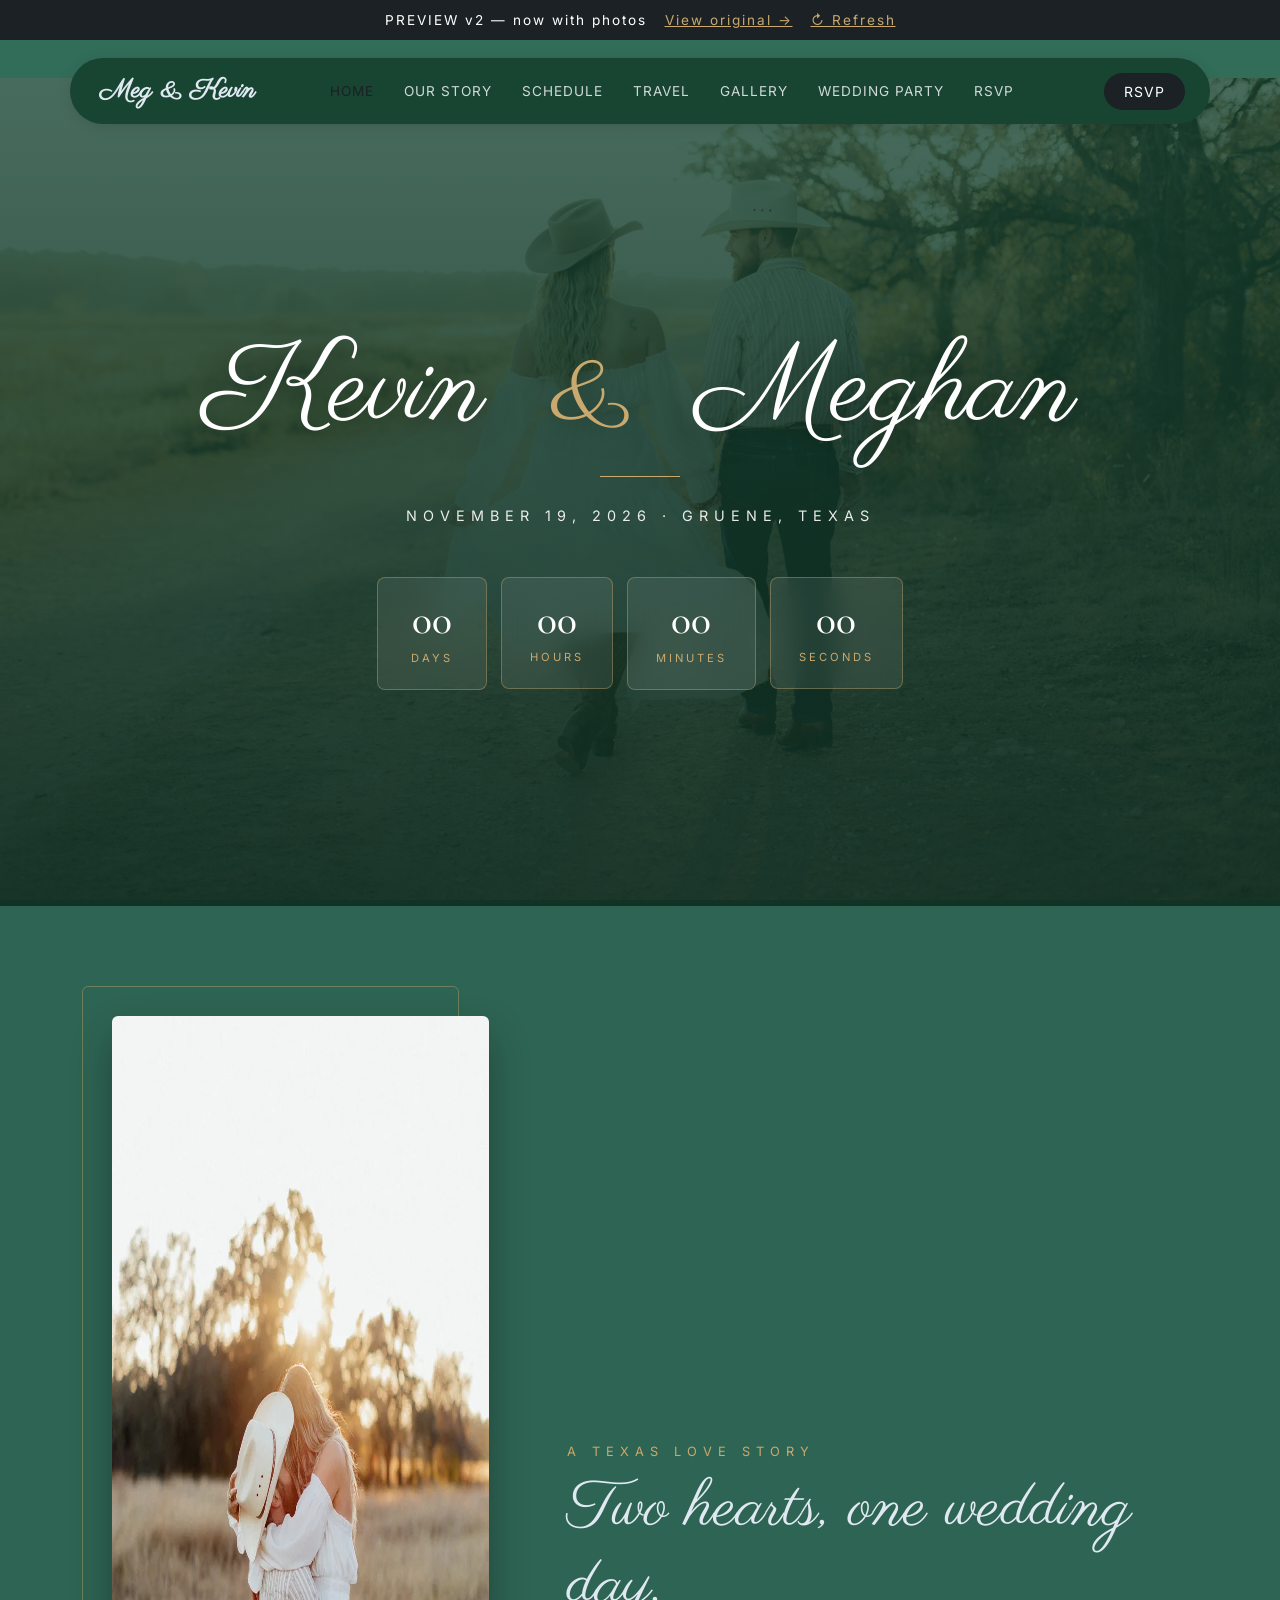
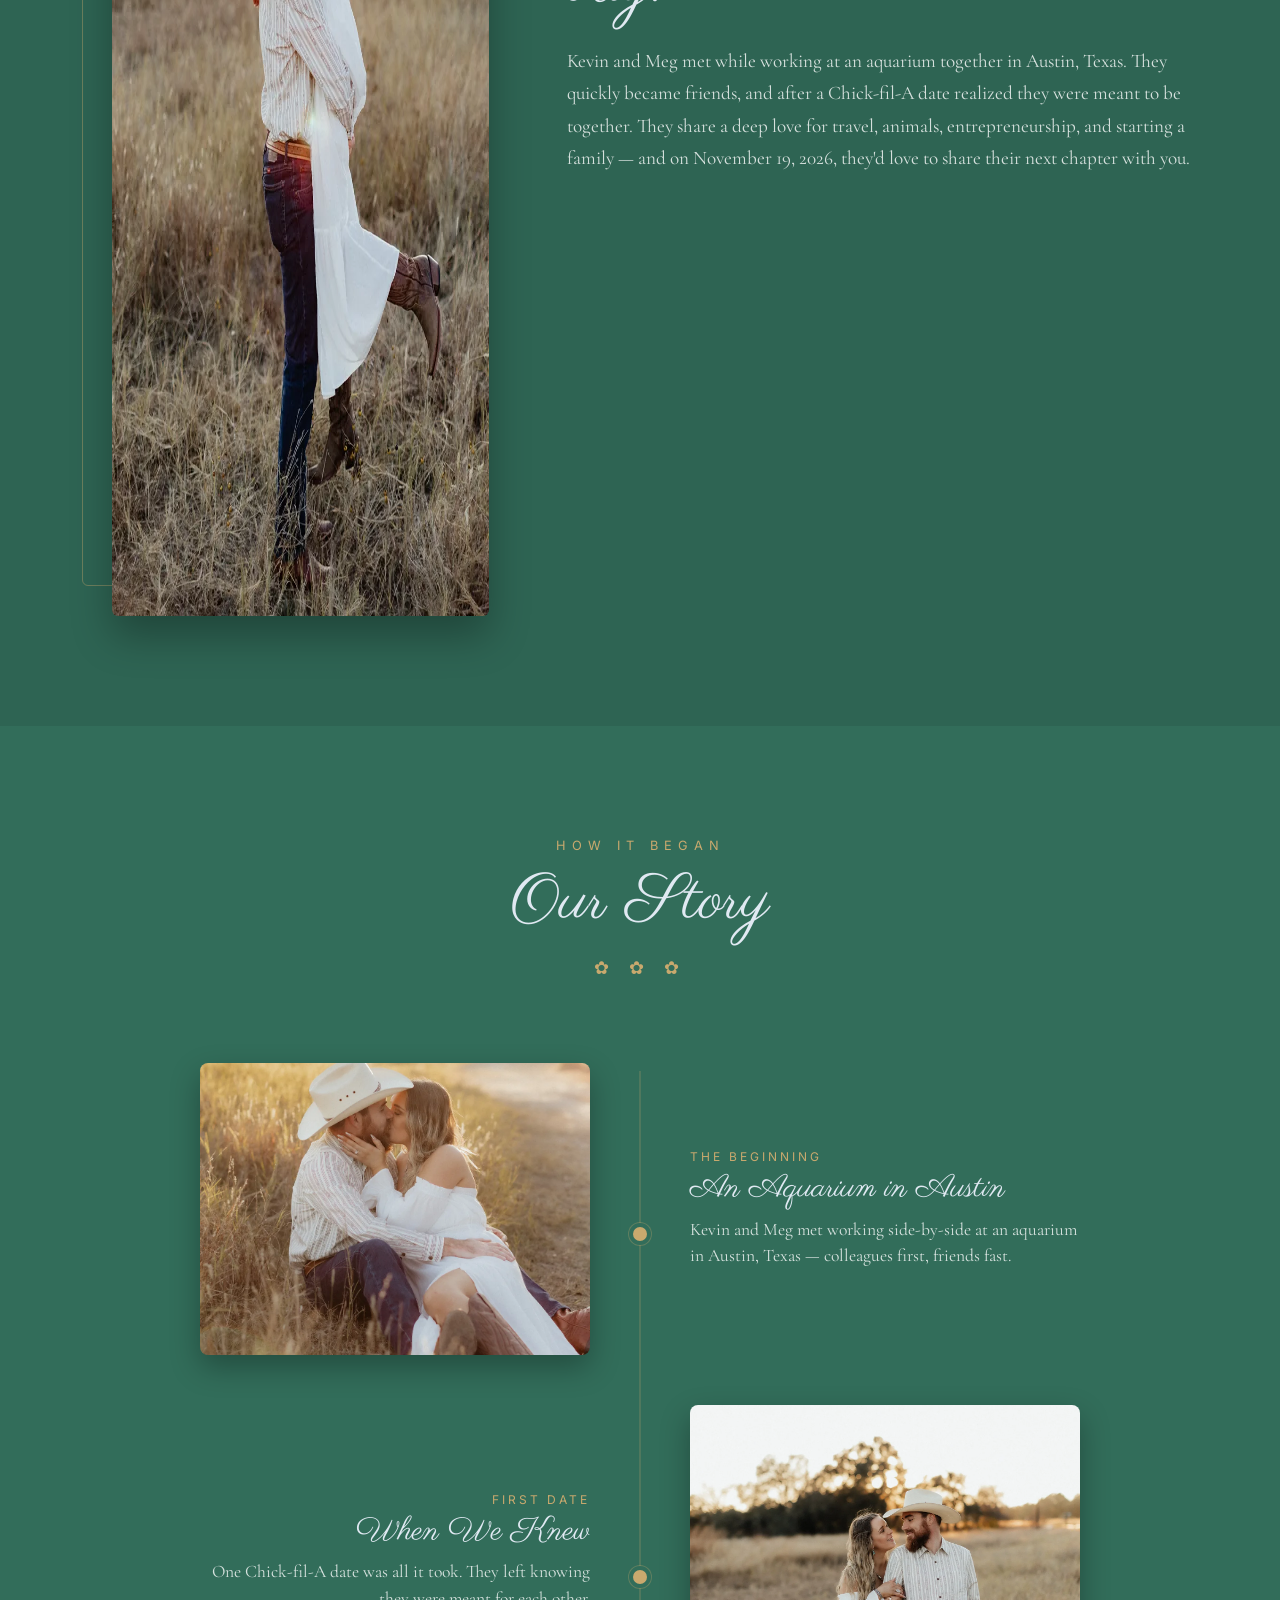
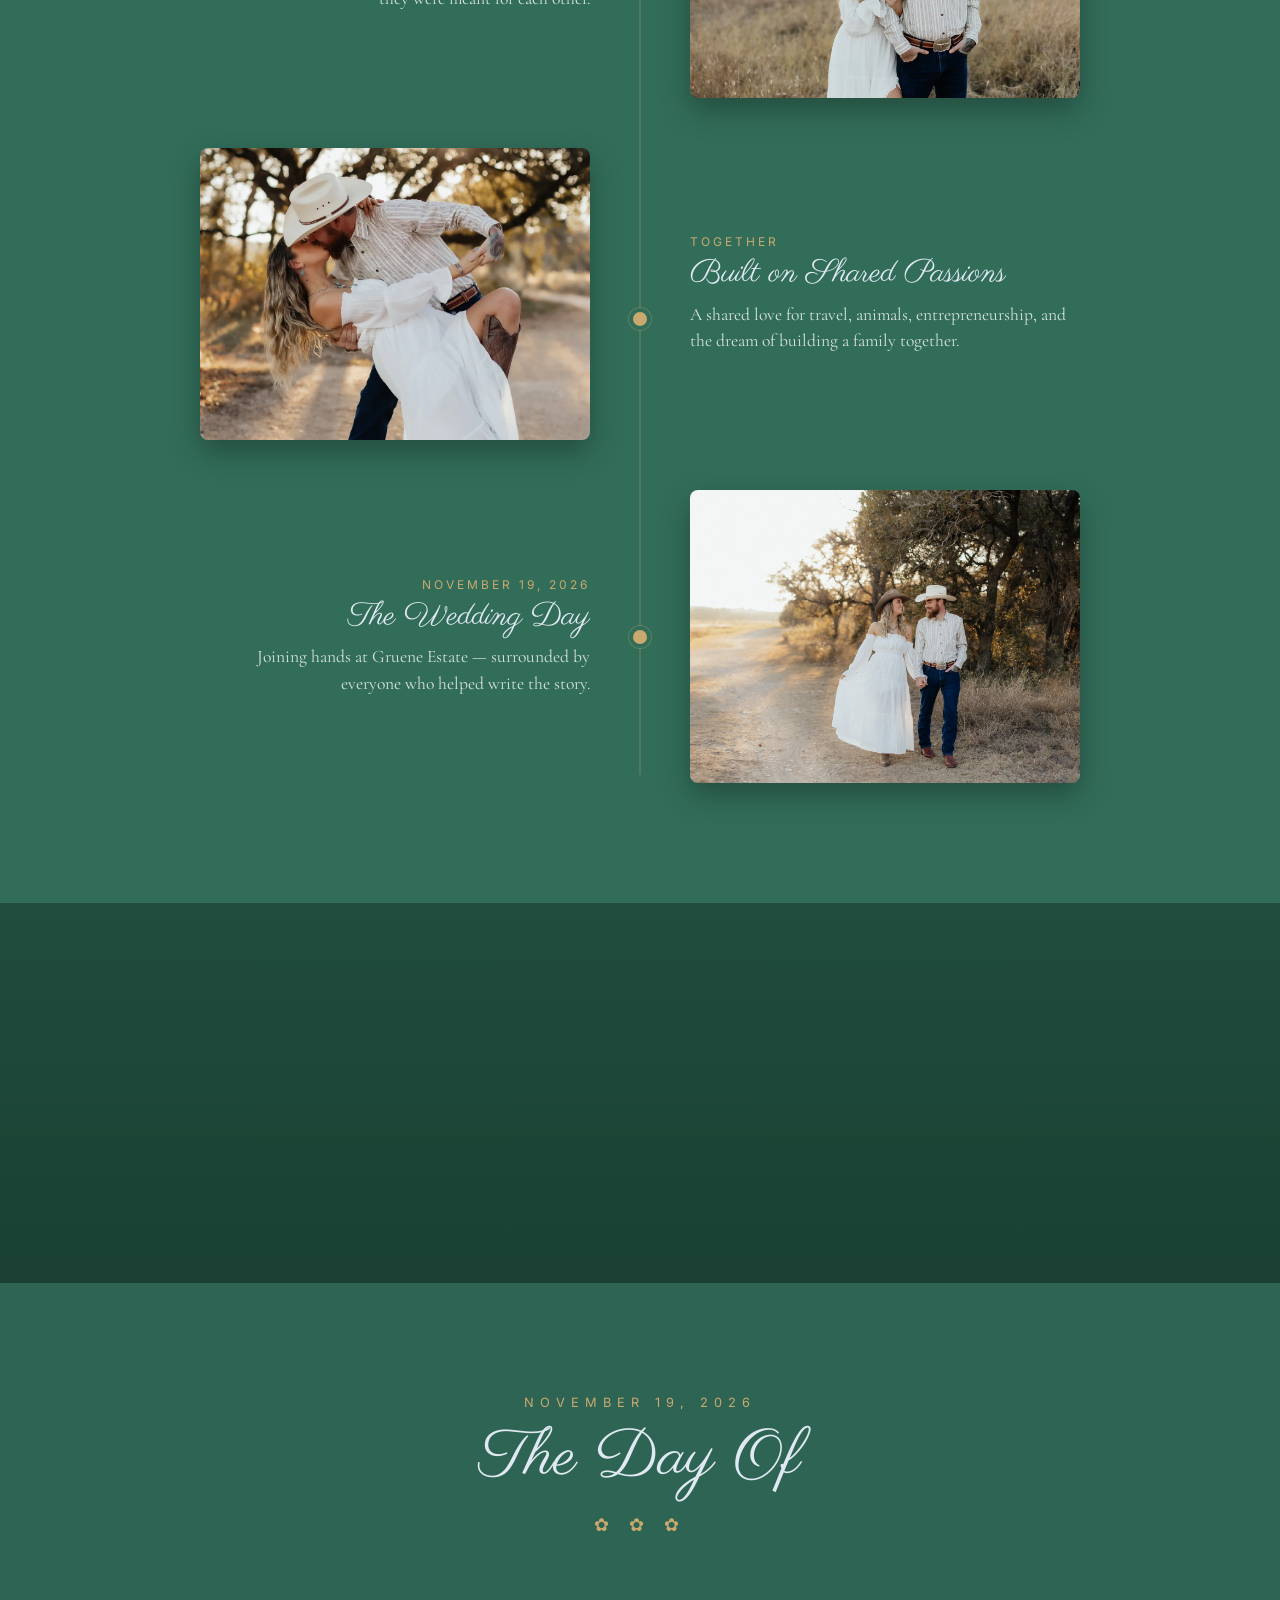
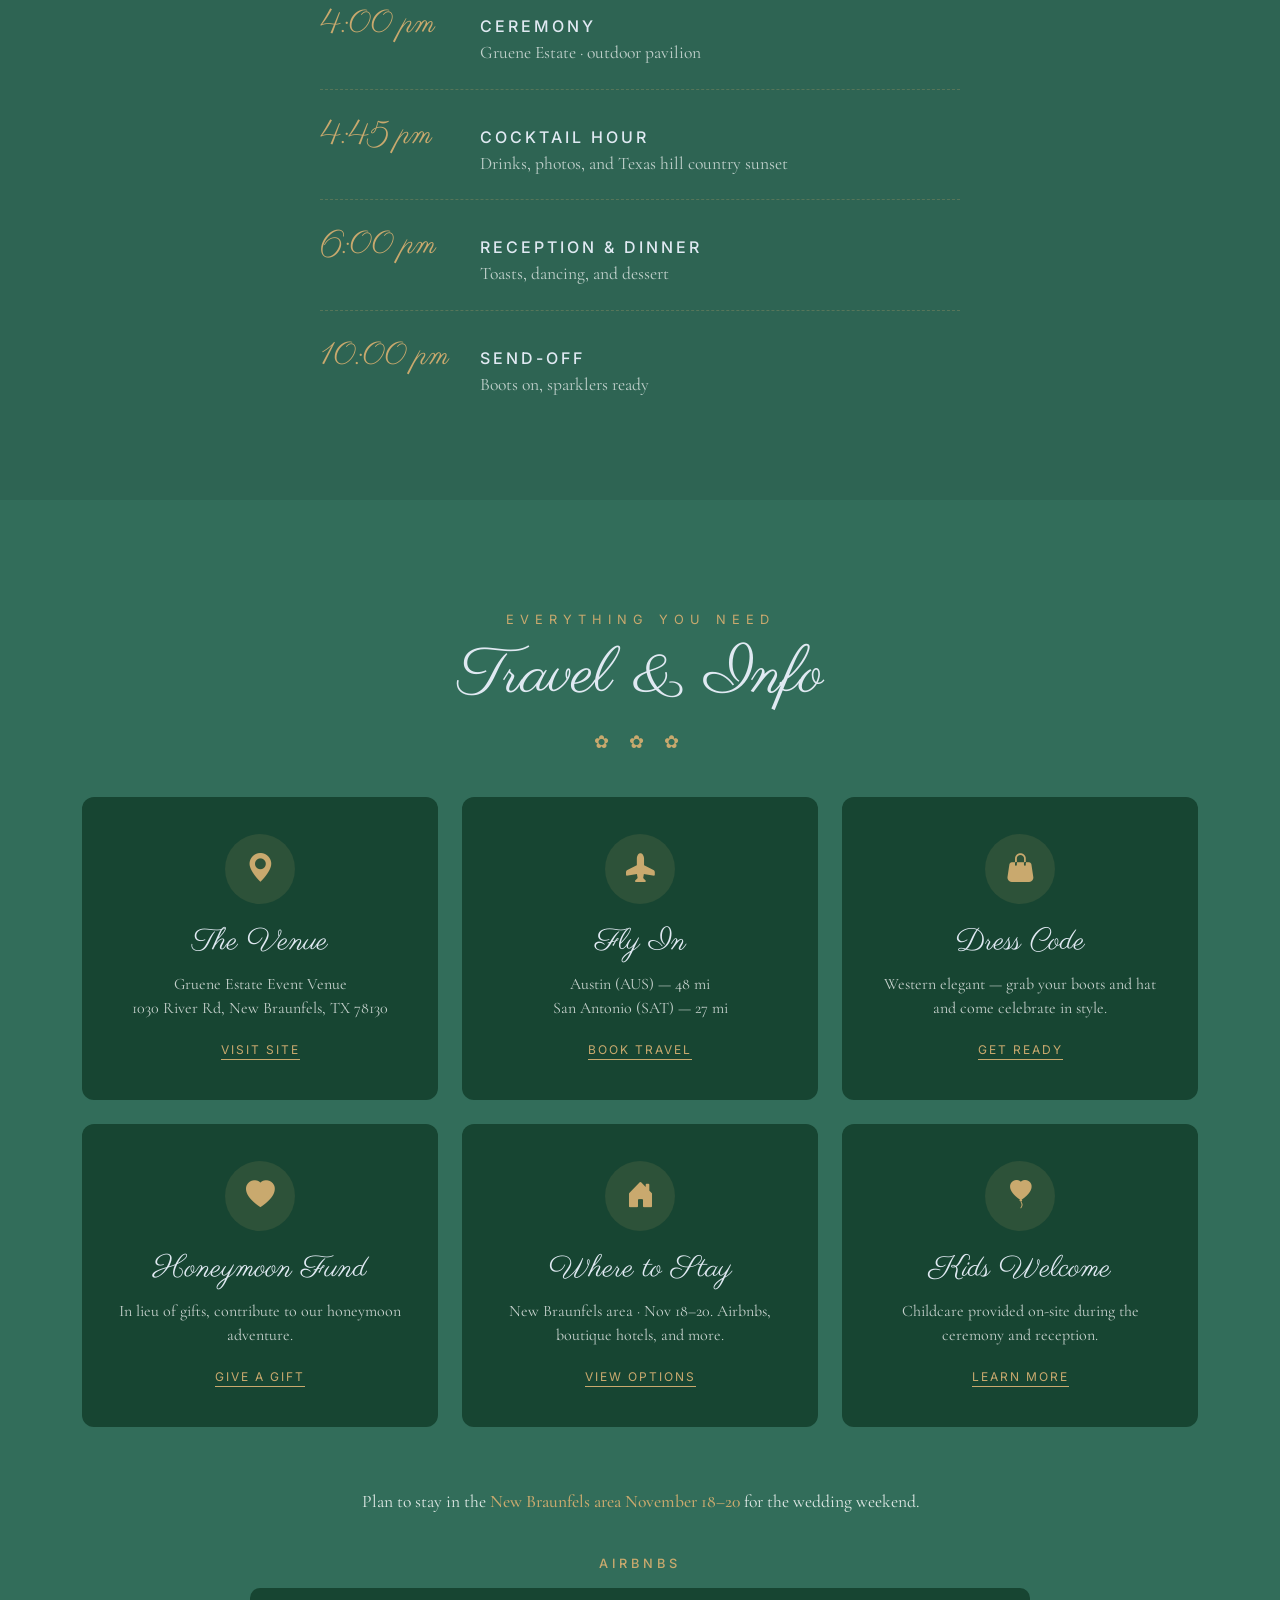
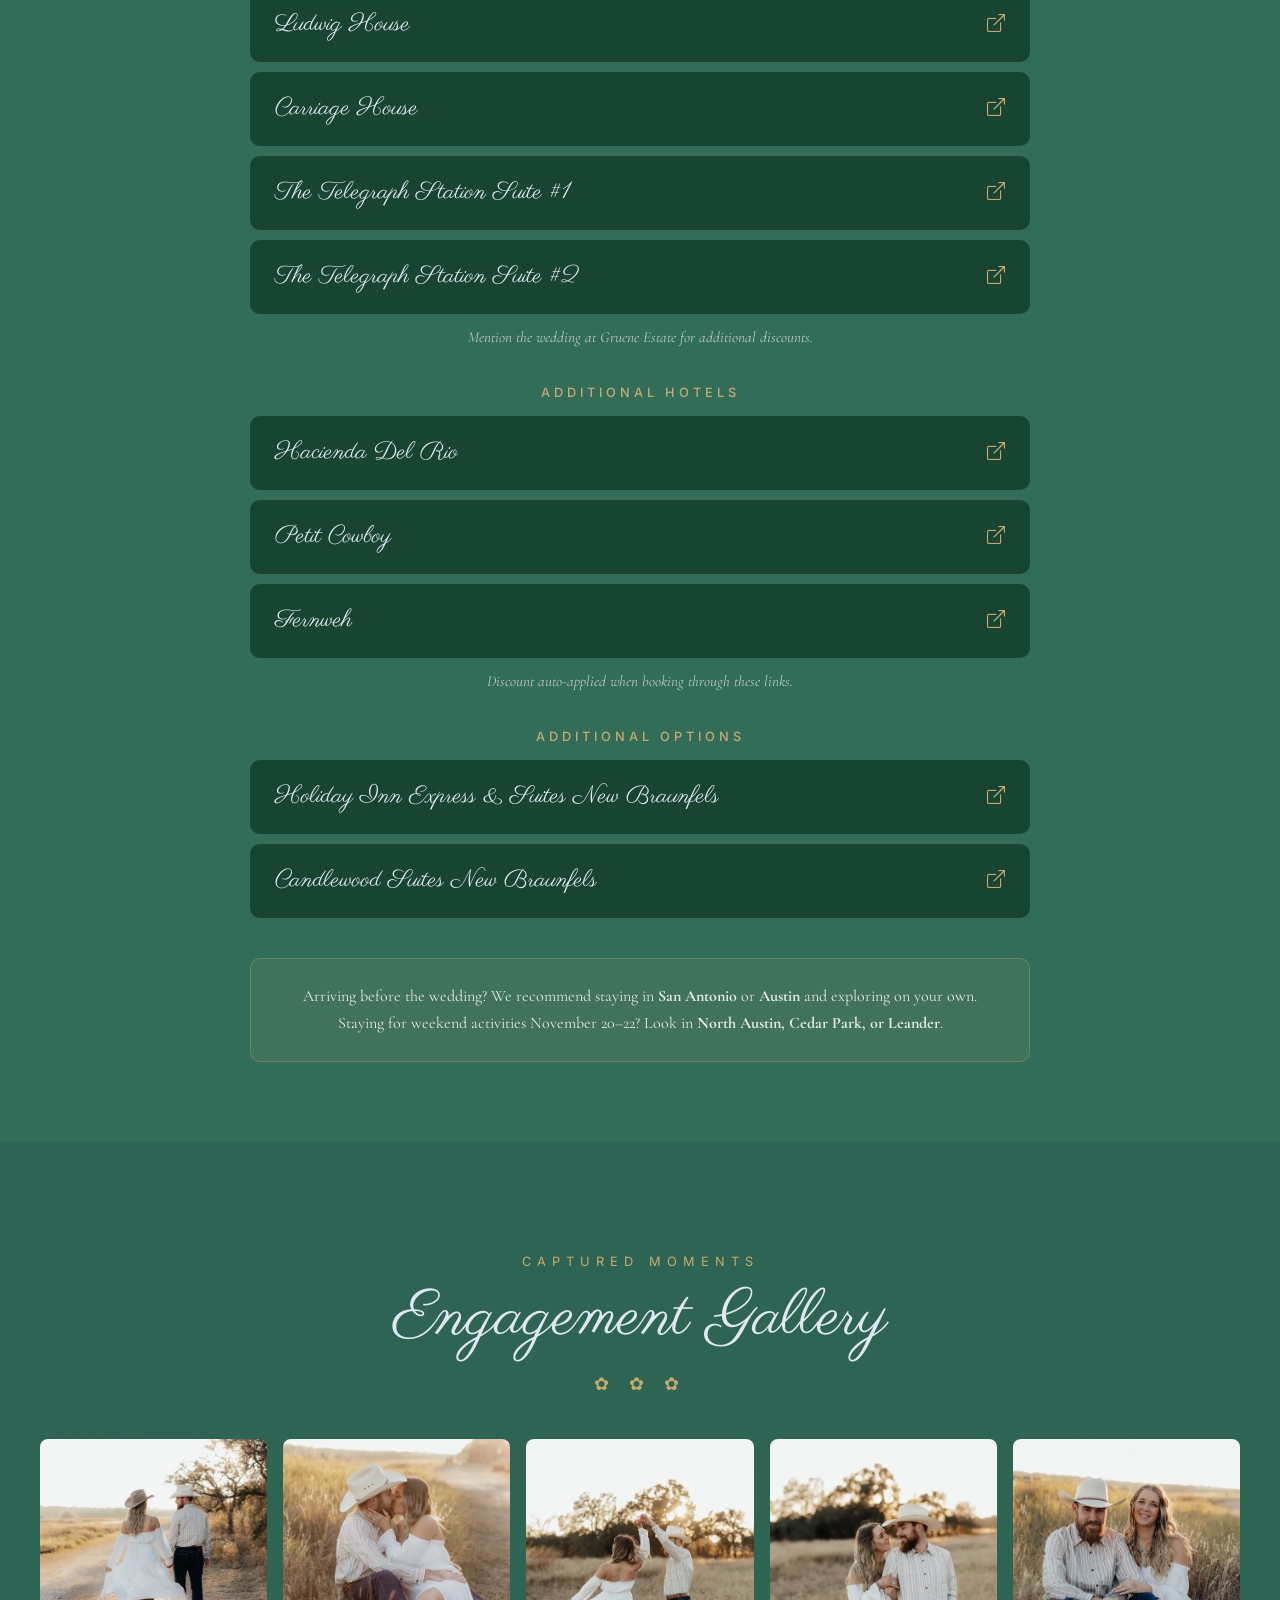
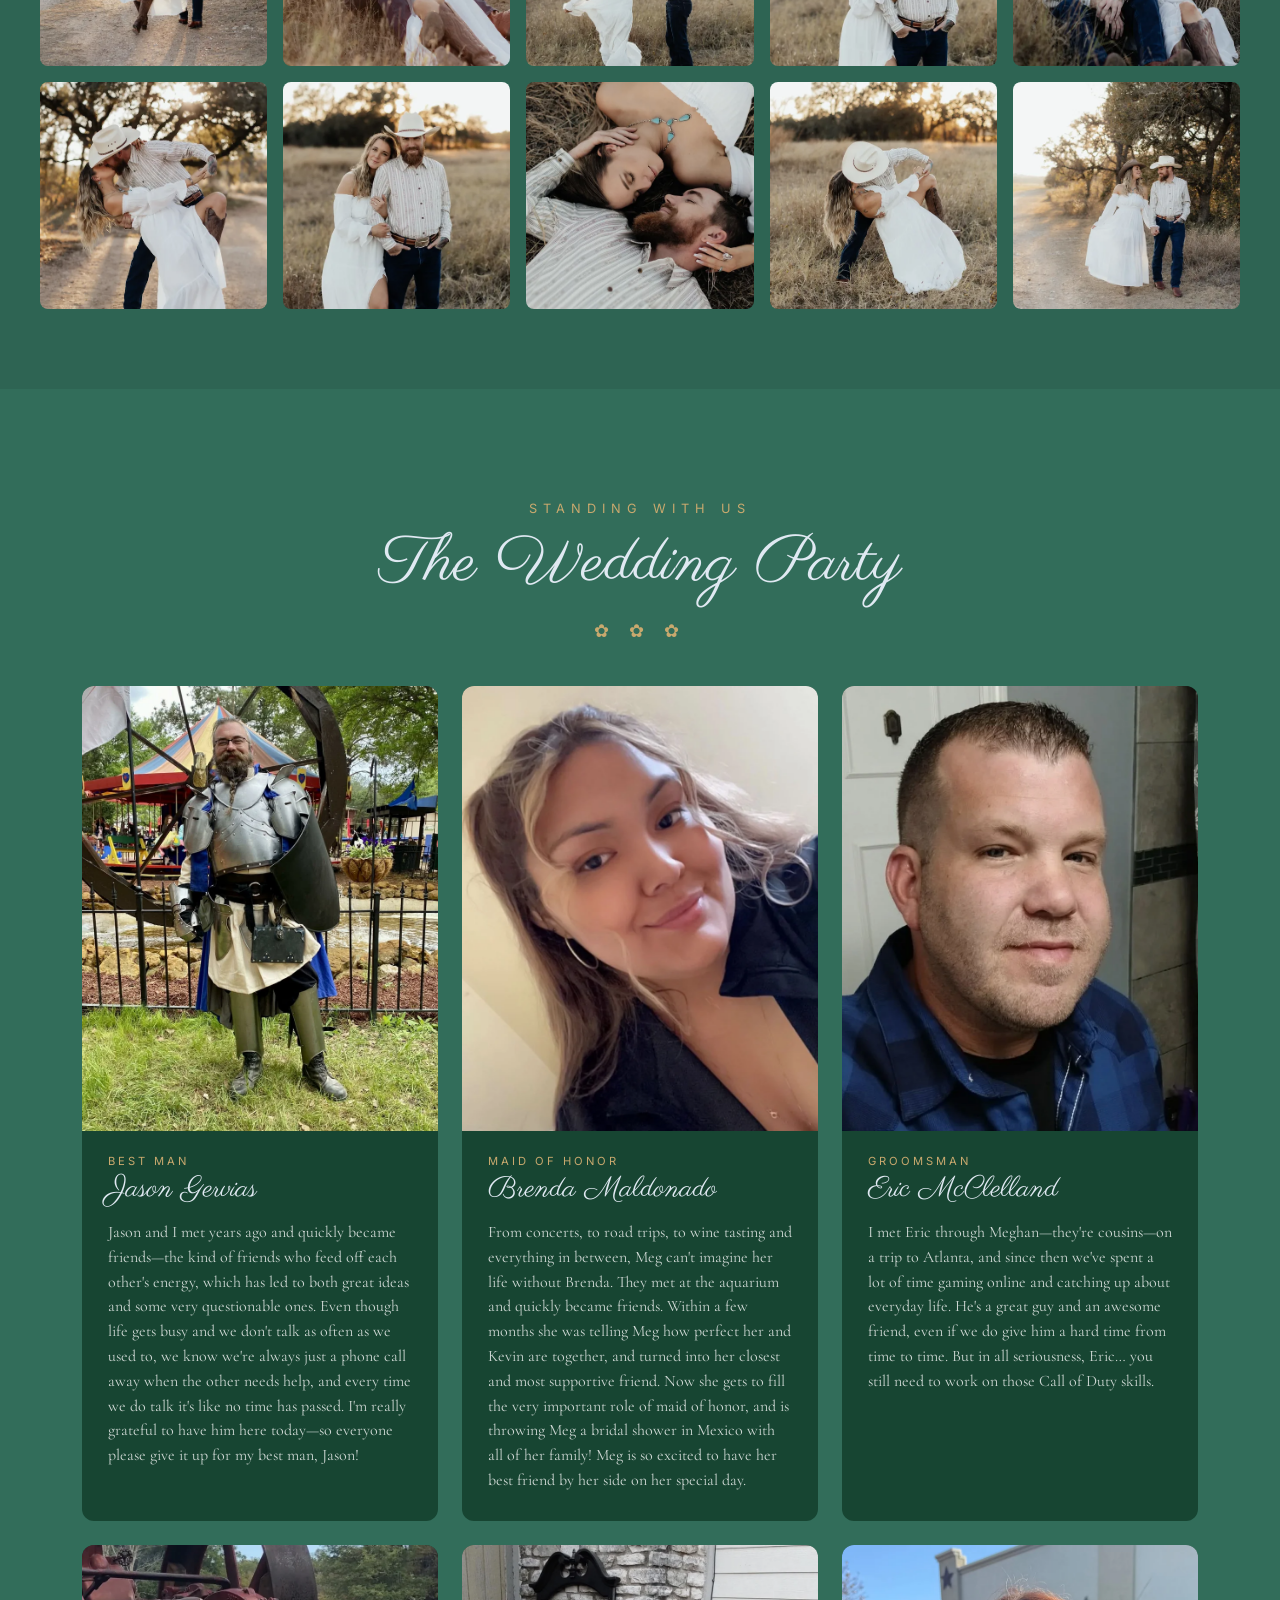
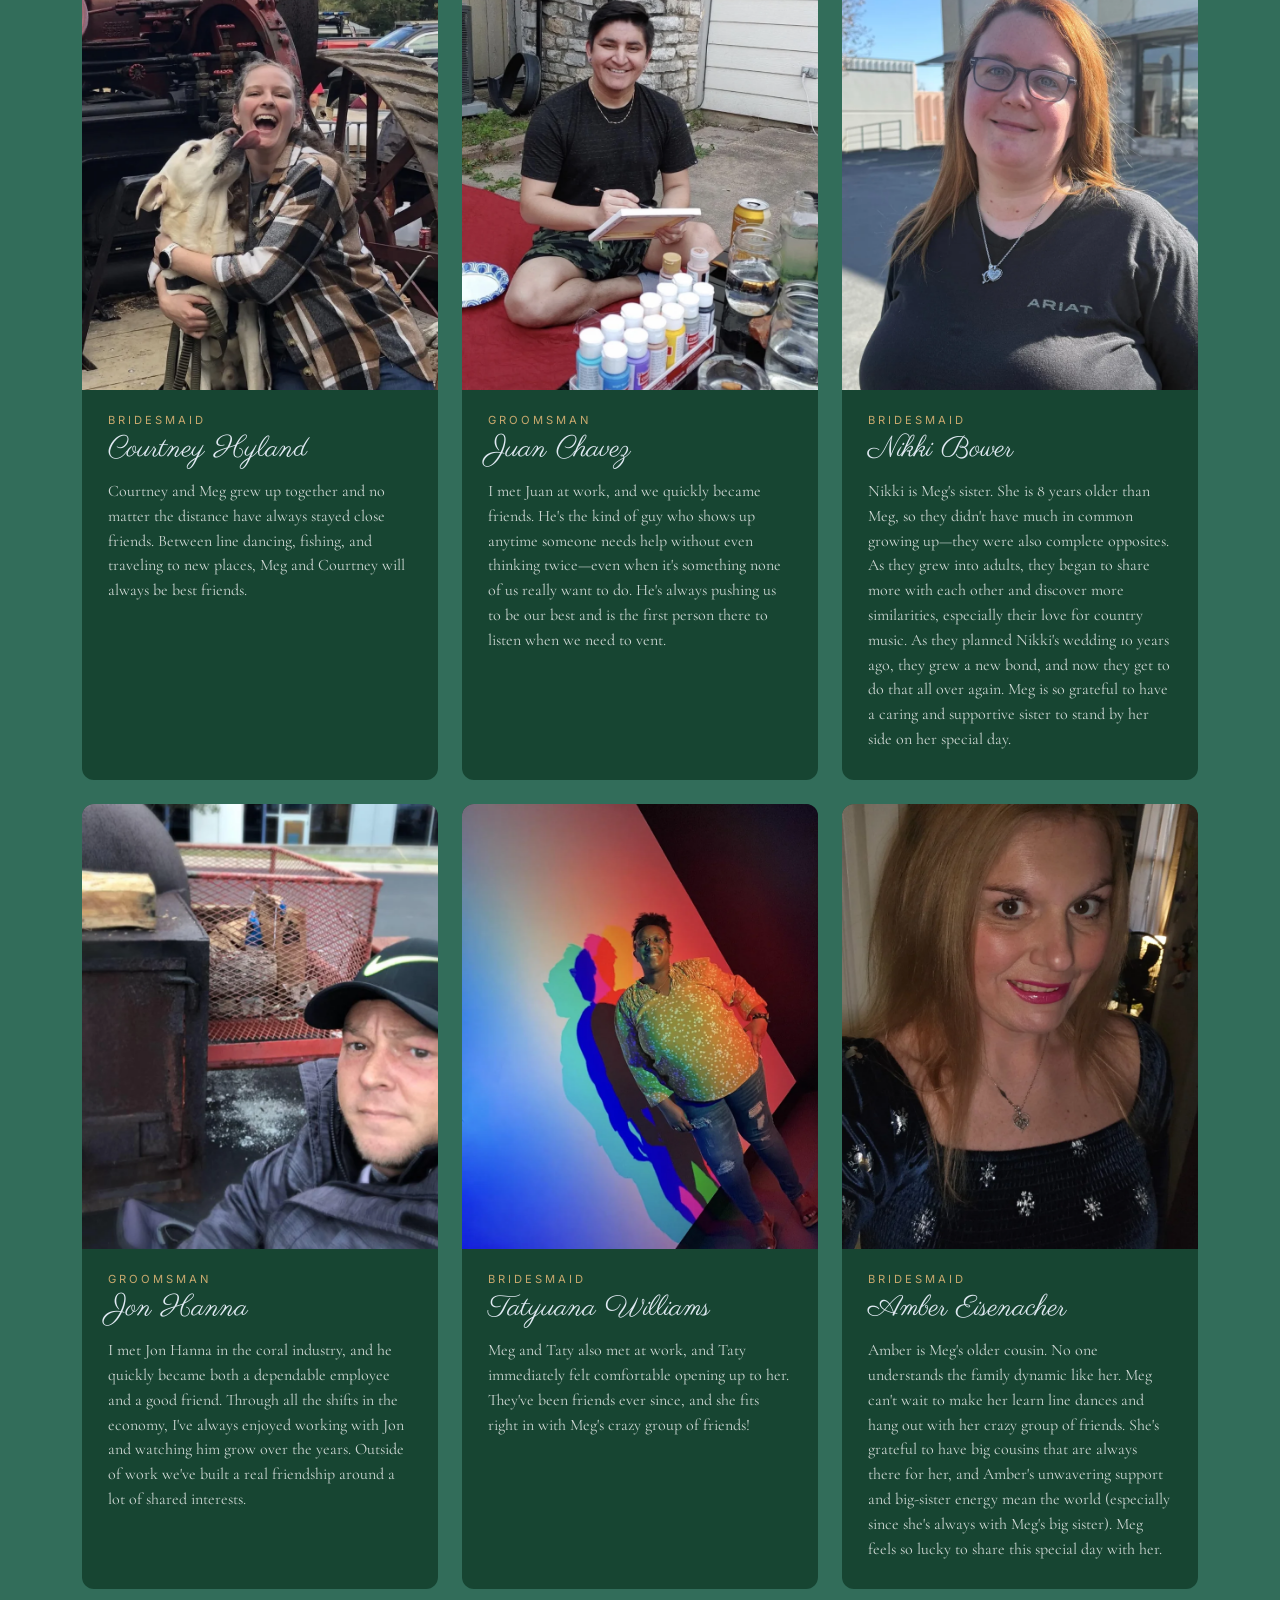
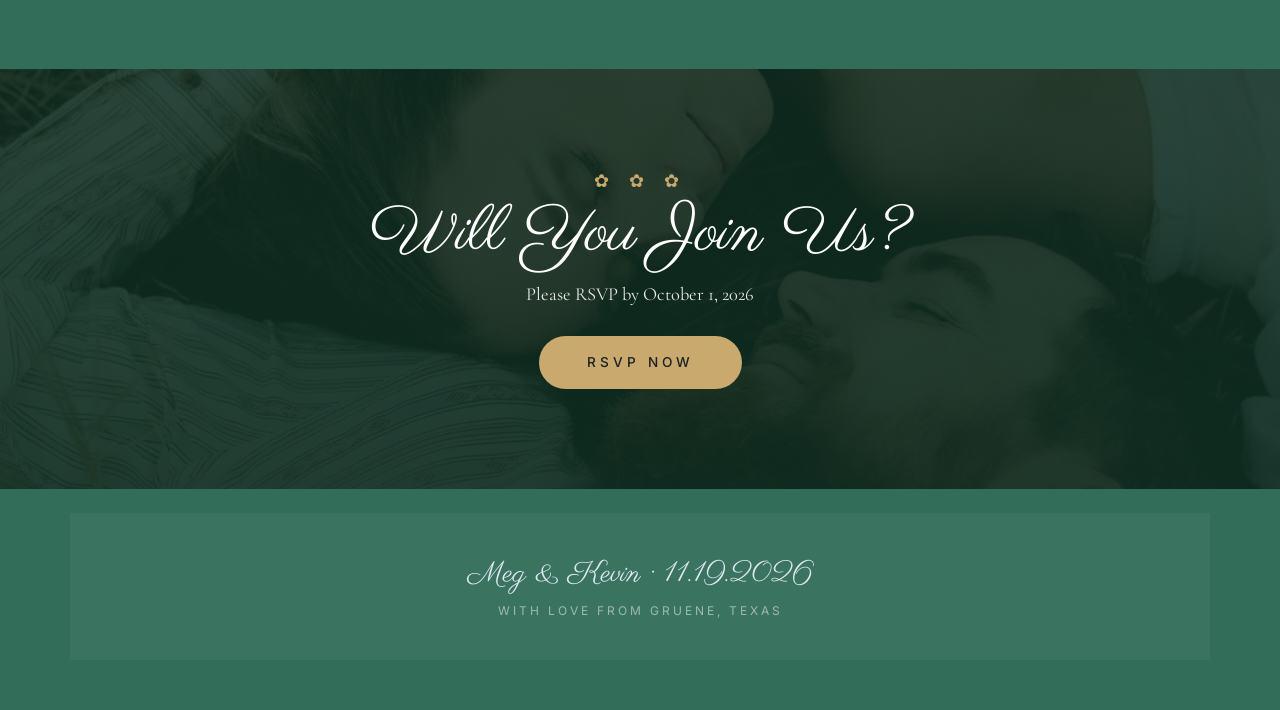
<file: preview.html>
<!DOCTYPE html>
<html lang="en">

<head>
  <meta charset="utf-8">
  <meta content="width=device-width, initial-scale=1.0" name="viewport">
  <title>Meg & Kevin · November 19, 2026</title>
  <meta name="description" content="Kevin Haynie and Meghan Tobias — Wedding · Gruene, Texas · November 19, 2026">

  <link href="assets/img/favicon-96x96.png" rel="icon">
  <link href="assets/img/apple-touch-icon.png" rel="apple-touch-icon">

  <!-- Preload above-the-fold hero so first paint isn't waiting on the CSSOM -->
  <link rel="preload" as="image" href="assets/img/portfolio/optimized/portfolio-1.webp" fetchpriority="high">

  <!-- Fonts (display=swap so text renders immediately, no FOIT) -->
  <link rel="preconnect" href="https://fonts.googleapis.com">
  <link rel="preconnect" href="https://fonts.gstatic.com" crossorigin>
  <link href="https://fonts.googleapis.com/css2?family=Parisienne&family=Cormorant+Garamond:wght@400;500;600&family=Inter:wght@400;500;600&display=swap" rel="stylesheet">

  <!-- Vendor CSS -->
  <link href="assets/vendor/bootstrap/css/bootstrap.min.css" rel="stylesheet">
  <link href="assets/vendor/bootstrap-icons/bootstrap-icons.css" rel="stylesheet">
  <link href="assets/vendor/aos/aos.css" rel="stylesheet">
  <link href="assets/vendor/glightbox/css/glightbox.min.css" rel="stylesheet">

  <!-- Main CSS (existing palette) -->
  <link href="assets/css/main.css" rel="stylesheet">

  <style>
    :root {
      --default-font: "Cormorant Garamond", "Georgia", serif;
      --heading-font: "Parisienne", cursive;
      --nav-font: "Inter", sans-serif;
      --gold: #c9a96e;
      --emerald-overlay: rgba(23, 69, 50, 0.78);
      --emerald-overlay-dark: rgba(15, 45, 33, 0.92);
    }

    body { font-family: var(--default-font); font-size: 1.1rem; }
    .navmenu a, .btn-getstarted { font-family: var(--nav-font); letter-spacing: 1px; font-size: 0.85rem; text-transform: uppercase; }
    .sitename-script { font-family: var(--heading-font); font-size: 1.6rem !important; text-transform: none !important; letter-spacing: 0 !important; color: var(--heading-color); }

    /* COMPARE BANNER */
    .compare-banner { background: var(--accent-color); color: #fff; text-align: center; padding: 10px; font-family: var(--nav-font); font-size: 0.85rem; letter-spacing: 2px; position: relative; z-index: 1000; }
    .compare-banner a { color: var(--gold); margin-left: 12px; text-decoration: underline; }

    /* HERO with full-bleed photo */
    .hero-preview {
      position: relative;
      min-height: 92vh;
      display: flex;
      align-items: center;
      justify-content: center;
      text-align: center;
      overflow: hidden;
      padding: 120px 20px 80px;
      background:
        linear-gradient(var(--emerald-overlay), var(--emerald-overlay-dark)),
        url("assets/img/portfolio/optimized/portfolio-1.webp") center/cover no-repeat fixed;
    }
    .hero-content { position: relative; z-index: 2; max-width: 900px; }
    .hero-preview .monogram { font-family: var(--heading-font); color: var(--gold); font-size: 2rem; margin-bottom: 8px; letter-spacing: 4px; }
    .hero-preview .sprig { color: var(--gold); font-size: 1.4rem; letter-spacing: 12px; margin: 0 0 8px; }
    .hero-preview h1 { font-family: var(--heading-font); font-size: clamp(3.2rem, 9vw, 7rem); color: #fff; line-height: 1; margin: 0; text-shadow: 0 4px 30px rgba(0,0,0,0.4); }
    .hero-preview .amp { display: inline-block; color: var(--gold); font-size: 0.9em; padding: 0 0.3em; }
    .hero-preview .hero-divider { width: 80px; height: 1px; background: var(--gold); margin: 28px auto; }
    .hero-preview .date-line { font-family: var(--nav-font); letter-spacing: 6px; text-transform: uppercase; font-size: 0.9rem; color: rgba(255,255,255,0.9); margin: 0; }

    /* Floating photo cards in hero corners */
    .hero-float { position: absolute; border-radius: 8px; overflow: hidden; box-shadow: 0 20px 50px rgba(0,0,0,0.4); border: 4px solid rgba(255,255,255,0.15); z-index: 1; }
    .hero-float img { display: block; width: 100%; height: 100%; object-fit: cover; }
    .hero-float.tl { top: 12%; left: 4%; width: 180px; height: 240px; transform: rotate(-6deg); }
    .hero-float.br { bottom: 8%; right: 4%; width: 200px; height: 260px; transform: rotate(5deg); }
    @media (max-width: 992px) { .hero-float { display: none; } }

    /* COUNTDOWN — frosted glass */
    .countdown-row { display: flex; justify-content: center; gap: 14px; margin-top: 50px; flex-wrap: wrap; }
    .countdown-cell {
      background: rgba(255,255,255,0.08);
      backdrop-filter: blur(12px);
      -webkit-backdrop-filter: blur(12px);
      border: 1px solid rgba(201, 169, 110, 0.4);
      border-radius: 8px;
      padding: 22px 28px;
      min-width: 110px;
    }
    .countdown-cell .num { font-family: var(--default-font); font-size: 2.6rem; font-weight: 500; color: #fff; line-height: 1; display: block; }
    .countdown-cell .lbl { font-family: var(--nav-font); font-size: 0.7rem; letter-spacing: 3px; text-transform: uppercase; color: var(--gold); margin-top: 8px; display: block; }

    /* SECTION TITLES */
    .section-title-preview { text-align: center; padding: 30px 0 40px; }
    .section-title-preview .eyebrow { font-family: var(--nav-font); color: var(--gold); letter-spacing: 6px; text-transform: uppercase; font-size: 0.8rem; }
    .section-title-preview h2 { font-family: var(--heading-font); font-size: clamp(2.5rem, 5vw, 4rem); color: var(--heading-color); margin: 8px 0 16px; }
    .section-title-preview .sub-sprig { color: var(--gold); letter-spacing: 8px; }

    /* ABOUT — portrait + content */
    .about-portrait-wrap { position: relative; padding: 30px; }
    .about-portrait-wrap::before { content: ""; position: absolute; top: 0; left: 0; right: 60px; bottom: 60px; border: 1px solid rgba(201,169,110,0.4); border-radius: 6px; z-index: 0; }
    .about-portrait-wrap img { position: relative; z-index: 1; width: 100%; border-radius: 6px; box-shadow: 0 20px 40px rgba(0,0,0,0.3); }

    /* STORY TIMELINE with photos */
    .story-timeline { position: relative; max-width: 880px; margin: 40px auto; }
    .story-timeline::before { content: ""; position: absolute; left: 50%; top: 8px; bottom: 8px; width: 1px; background: rgba(201, 169, 110, 0.4); transform: translateX(-50%); }
    .story-event { position: relative; display: grid; grid-template-columns: minmax(0, 1fr) 40px minmax(0, 1fr); gap: 30px; align-items: center; padding-bottom: 50px; }
    .story-event:last-child { padding-bottom: 0; }
    .story-event::before { content: ""; position: absolute; left: 50%; top: 50%; transform: translate(-50%, -50%); width: 14px; height: 14px; border-radius: 50%; background: var(--gold); box-shadow: 0 0 0 4px var(--background-color), 0 0 0 5px rgba(201,169,110,0.3); z-index: 2; }
    .story-event .photo-side { aspect-ratio: 4/3; overflow: hidden; border-radius: 8px; box-shadow: 0 12px 30px rgba(0,0,0,0.3); }
    .story-event .photo-side img { width: 100%; height: 100%; display: block; object-fit: cover; }
    .story-event .text-side .yr { font-family: var(--nav-font); color: var(--gold); letter-spacing: 3px; font-size: 0.75rem; text-transform: uppercase; }
    .story-event .text-side h4 { font-family: var(--heading-font); color: var(--heading-color); font-size: 2rem; margin: 4px 0 8px; }
    .story-event .text-side p { color: rgba(255,255,255,0.8); margin: 0; }
    .story-event.flip .photo-side { grid-column: 3; }
    .story-event.flip .text-side { grid-column: 1; text-align: right; }
    @media (max-width: 768px) {
      .story-timeline::before { left: 18px; }
      .story-event, .story-event.flip { grid-template-columns: 1fr; padding-left: 50px; padding-bottom: 36px; }
      .story-event::before { left: 18px; top: 12px; transform: none; }
      .story-event.flip .photo-side, .story-event.flip .text-side { grid-column: 1; text-align: left; }
    }

    /* PARALLAX DIVIDER */
    .parallax-divider {
      height: 380px;
      background:
        linear-gradient(rgba(15,45,33,0.5), rgba(15,45,33,0.7)),
        url("assets/img/portfolio/optimized/portfolio-5.webp") center/cover no-repeat fixed;
      display: flex;
      align-items: center;
      justify-content: center;
      text-align: center;
    }
    .parallax-divider blockquote { font-family: var(--heading-font); color: #fff; font-size: clamp(2rem, 4vw, 3.2rem); max-width: 800px; padding: 0 30px; margin: 0; text-shadow: 0 2px 20px rgba(0,0,0,0.4); }
    .parallax-divider cite { display: block; margin-top: 16px; font-family: var(--nav-font); font-style: normal; letter-spacing: 4px; text-transform: uppercase; font-size: 0.8rem; color: var(--gold); }

    /* INFO CARDS */
    .info-card { background: var(--surface-color); border-radius: 12px; padding: 36px 28px; text-align: center; height: 100%; transition: transform 0.3s, box-shadow 0.3s; border: 1px solid transparent; }
    .info-card:hover { transform: translateY(-6px); border-color: rgba(201,169,110,0.4); box-shadow: 0 12px 30px rgba(0,0,0,0.25); }
    .info-card .icon-circle { width: 70px; height: 70px; border-radius: 50%; background: rgba(201,169,110,0.12); color: var(--gold); display: inline-flex; align-items: center; justify-content: center; font-size: 1.8rem; margin-bottom: 20px; }
    .info-card h3 { font-family: var(--heading-font); color: var(--heading-color); font-size: 1.9rem; margin-bottom: 12px; }
    .info-card p { color: rgba(255,255,255,0.75); font-size: 1rem; margin-bottom: 16px; }
    .info-card a.card-link { font-family: var(--nav-font); color: var(--gold); letter-spacing: 2px; text-transform: uppercase; font-size: 0.75rem; border-bottom: 1px solid var(--gold); padding-bottom: 2px; }
    .info-card a.card-link:hover { color: #fff; border-color: #fff; }

    /* ENGAGEMENT GALLERY — uniform grid */
    .gallery-masonry {
      display: grid;
      grid-template-columns: repeat(5, 1fr);
      gap: 16px;
      max-width: 100%;
      margin: 0 auto;
      padding: 0 40px;
    }
    @media (max-width: 1200px) { .gallery-masonry { grid-template-columns: repeat(4, 1fr); } }
    @media (max-width: 768px) { .gallery-masonry { grid-template-columns: repeat(3, 1fr); gap: 10px; padding: 0 20px; } }
    @media (max-width: 480px) { .gallery-masonry { grid-template-columns: repeat(2, 1fr); } }
    .gallery-item { border-radius: 8px; overflow: hidden; position: relative; display: block; cursor: pointer; aspect-ratio: 1 / 1; }
    .gallery-item img { width: 100%; height: 100%; object-fit: cover; display: block; transition: transform 0.6s, filter 0.6s; filter: saturate(0.9); }
    .gallery-item:hover img { transform: scale(1.04); filter: saturate(1.1); }
    .gallery-item::after { content: ""; position: absolute; inset: 0; background: linear-gradient(transparent 60%, rgba(15,45,33,0.6)); opacity: 0; transition: opacity 0.3s; }
    .gallery-item:hover::after { opacity: 1; }

    /* SCHEDULE */
    .schedule-wrap { max-width: 640px; margin: 0 auto; }
    .schedule-row { display: flex; align-items: baseline; padding: 22px 0; border-bottom: 1px dashed rgba(201,169,110,0.25); }
    .schedule-row:last-child { border-bottom: none; }
    .schedule-time { font-family: var(--heading-font); color: var(--gold); font-size: 2rem; min-width: 160px; }
    .schedule-event h4 { font-family: var(--nav-font); color: var(--heading-color); font-size: 1rem; letter-spacing: 3px; text-transform: uppercase; margin: 0 0 4px; }
    .schedule-event p { margin: 0; color: rgba(255,255,255,0.7); }

    /* WEDDING PARTY photo grid */
    .party-card { background: var(--surface-color); border-radius: 12px; overflow: hidden; height: 100%; transition: transform 0.3s; }
    .party-card:hover { transform: translateY(-4px); }
    .party-photo { aspect-ratio: 4/5; overflow: hidden; }
    .party-photo img { width: 100%; height: 100%; object-fit: cover; transition: transform 0.6s; }
    .party-card:hover .party-photo img { transform: scale(1.05); }
    .party-body { padding: 22px 26px 28px; }
    .party-body .role { font-family: var(--nav-font); color: var(--gold); letter-spacing: 3px; font-size: 0.7rem; text-transform: uppercase; }
    .party-body h4 { font-family: var(--heading-font); color: var(--heading-color); font-size: 1.8rem; margin: 4px 0 12px; }
    .party-body p { color: rgba(255,255,255,0.78); font-size: 1rem; line-height: 1.55; margin: 0; }

    /* RSVP CTA on photo background */
    .rsvp-cta-section {
      position: relative;
      padding: 100px 20px;
      background:
        linear-gradient(rgba(15,45,33,0.85), rgba(15,45,33,0.9)),
        url("assets/img/portfolio/optimized/portfolio-8.webp") center/cover no-repeat;
    }
    .rsvp-cta-inner { max-width: 720px; margin: 0 auto; text-align: center; position: relative; z-index: 2; }
    .rsvp-cta-inner h3 { font-family: var(--heading-font); font-size: clamp(2.5rem, 5vw, 4rem); color: #fff; }
    .rsvp-cta-inner p { color: rgba(255,255,255,0.9); margin-bottom: 28px; font-size: 1.15rem; }
    .rsvp-btn { display: inline-block; background: var(--gold); color: var(--accent-color) !important; padding: 16px 48px; font-family: var(--nav-font); letter-spacing: 4px; text-transform: uppercase; font-size: 0.85rem; border-radius: 50px; transition: all 0.3s; font-weight: 500; }
    .rsvp-btn:hover { background: #fff; transform: translateY(-2px); }

    section { padding: 80px 0; }
    .light-bg-section { background: color-mix(in srgb, var(--background-color), black 8%); }

    /* LODGING */
    .lodging-wrap { max-width: 820px; margin: 60px auto 0; padding: 0 20px; }
    .lodging-intro { text-align: center; color: rgba(255,255,255,0.85); font-size: 1.1rem; line-height: 1.7; margin-bottom: 40px; }
    .lodging-intro strong { color: var(--gold); font-weight: 500; }
    .lodging-group { margin-bottom: 36px; }
    .lodging-group h4 { font-family: var(--nav-font); color: var(--gold); letter-spacing: 4px; text-transform: uppercase; font-size: 0.8rem; margin-bottom: 16px; text-align: center; }
    .lodging-list { list-style: none; padding: 0; margin: 0; }
    .lodging-list li { background: var(--surface-color); border-radius: 10px; margin-bottom: 10px; transition: transform 0.3s, border-color 0.3s; border: 1px solid transparent; }
    .lodging-list li:hover { transform: translateY(-2px); border-color: rgba(201,169,110,0.35); }
    .lodging-list a { display: flex; align-items: center; justify-content: space-between; gap: 16px; padding: 18px 24px; color: var(--heading-color); text-decoration: none; }
    .lodging-list a:hover { color: var(--gold); }
    .lodging-name { font-family: var(--heading-font); font-size: 1.5rem; }
    .lodging-list .bi { color: var(--gold); font-size: 1.1rem; flex-shrink: 0; }
    .lodging-note { text-align: center; font-size: 0.95rem; color: rgba(255,255,255,0.65); font-style: italic; margin: 12px 0 0; }
    .lodging-tip { background: rgba(201,169,110,0.1); border: 1px solid rgba(201,169,110,0.3); border-radius: 10px; padding: 24px 28px; margin-top: 40px; text-align: center; }
    .lodging-tip p { color: rgba(255,255,255,0.85); margin: 0; line-height: 1.7; font-size: 1rem; }
  </style>
</head>

<body class="index-page">

  <div class="compare-banner">
    PREVIEW v2 — now with photos
    <a href="index.html">View original →</a>
    <a href="preview.html" style="margin-left: 12px;">↻ Refresh</a>
  </div>

  <!-- HEADER -->
  <header id="header" class="header d-flex align-items-center fixed-top" style="top: 38px;">
    <div class="header-container container-fluid container-xl position-relative d-flex align-items-center justify-content-between">
      <a href="preview.html" class="logo d-flex align-items-center me-auto me-xl-0">
        <h1 class="sitename sitename-script">Meg &amp; Kevin</h1>
      </a>
      <nav id="navmenu" class="navmenu">
        <ul>
          <li><a href="#hero" class="active">Home</a></li>
          <li><a href="#story">Our Story</a></li>
          <li><a href="#schedule">Schedule</a></li>
          <li><a href="#travel">Travel</a></li>
          <li><a href="#gallery">Gallery</a></li>
          <li><a href="#party">Wedding Party</a></li>
          <li><a href="#rsvp">RSVP</a></li>
        </ul>
        <i class="mobile-nav-toggle d-xl-none bi bi-list"></i>
      </nav>
      <a class="btn-getstarted" href="#rsvp">RSVP</a>
    </div>
  </header>

  <main class="main" style="padding-top: 38px;">

    <!-- HERO with engagement photo background + floating polaroids -->
    <section id="hero" class="hero-preview">
      <div class="hero-content" data-aos="fade-up">
        <h1>Kevin <span class="amp">&amp;</span> Meghan</h1>
        <div class="hero-divider"></div>
        <p class="date-line">November 19, 2026 &middot; Gruene, Texas</p>

        <div class="countdown-row" id="countdown">
          <div class="countdown-cell"><span class="num" id="cd-days">—</span><span class="lbl">Days</span></div>
          <div class="countdown-cell"><span class="num" id="cd-hrs">—</span><span class="lbl">Hours</span></div>
          <div class="countdown-cell"><span class="num" id="cd-min">—</span><span class="lbl">Minutes</span></div>
          <div class="countdown-cell"><span class="num" id="cd-sec">—</span><span class="lbl">Seconds</span></div>
        </div>
      </div>
    </section>

    <!-- ABOUT with portrait -->
    <section id="about" class="light-bg-section">
      <div class="container">
        <div class="row align-items-center gx-5">
          <div class="col-lg-5" data-aos="fade-right">
            <div class="about-portrait-wrap">
              <img src="assets/img/about/about-portrait-1.webp" alt="Kevin and Meghan" loading="lazy" width="800" height="1200">
            </div>
          </div>
          <div class="col-lg-7" data-aos="fade-left">
            <div class="eyebrow" style="font-family: var(--nav-font); color: var(--gold); letter-spacing: 6px; text-transform: uppercase; font-size: 0.8rem;">A Texas Love Story</div>
            <h2 style="font-family: var(--heading-font); font-size: clamp(2.5rem, 5vw, 4rem); color: var(--heading-color); margin: 10px 0 20px;">Two hearts, one wedding day.</h2>
            <p style="font-size: 1.2rem; line-height: 1.7;">Kevin and Meg met while working at an aquarium together in Austin, Texas. They quickly became friends, and after a Chick-fil-A date realized they were meant to be together. They share a deep love for travel, animals, entrepreneurship, and starting a family — and on November 19, 2026, they'd love to share their next chapter with you.</p>
          </div>
        </div>
      </div>
    </section>

    <!-- STORY TIMELINE with photos -->
    <section id="story">
      <div class="section-title-preview" data-aos="fade-up">
        <div class="eyebrow">How It Began</div>
        <h2>Our Story</h2>
        <div class="sub-sprig">&#10047; &#10047; &#10047;</div>
      </div>

      <div class="story-timeline">
        <div class="story-event" data-aos="fade-up">
          <div class="photo-side"><img src="assets/img/portfolio/optimized/portfolio-2.webp" alt="" loading="lazy" width="1067" height="1600"></div>
          <div></div>
          <div class="text-side">
            <div class="yr">The Beginning</div>
            <h4>An Aquarium in Austin</h4>
            <p>Kevin and Meg met working side-by-side at an aquarium in Austin, Texas — colleagues first, friends fast.</p>
          </div>
        </div>

        <div class="story-event flip" data-aos="fade-up">
          <div class="text-side">
            <div class="yr">First Date</div>
            <h4>When We Knew</h4>
            <p>One Chick-fil-A date was all it took. They left knowing they were meant for each other.</p>
          </div>
          <div></div>
          <div class="photo-side"><img src="assets/img/portfolio/optimized/portfolio-4.webp" alt="" loading="lazy" width="1600" height="1067"></div>
        </div>

        <div class="story-event" data-aos="fade-up">
          <div class="photo-side"><img src="assets/img/portfolio/optimized/portfolio-6.webp" alt="" loading="lazy" width="1067" height="1600"></div>
          <div></div>
          <div class="text-side">
            <div class="yr">Together</div>
            <h4>Built on Shared Passions</h4>
            <p>A shared love for travel, animals, entrepreneurship, and the dream of building a family together.</p>
          </div>
        </div>

        <div class="story-event flip" data-aos="fade-up">
          <div class="text-side">
            <div class="yr">November 19, 2026</div>
            <h4>The Wedding Day</h4>
            <p>Joining hands at Gruene Estate — surrounded by everyone who helped write the story.</p>
          </div>
          <div></div>
          <div class="photo-side"><img src="assets/img/portfolio/optimized/portfolio-10.webp" alt="" loading="lazy" width="1600" height="1067"></div>
        </div>
      </div>
    </section>

    <!-- PARALLAX PHOTO DIVIDER -->
    <section class="parallax-divider" style="padding: 0;" aria-hidden="true"></section>

    <!-- SCHEDULE -->
    <section id="schedule" class="light-bg-section">
      <div class="section-title-preview" data-aos="fade-up">
        <div class="eyebrow">November 19, 2026</div>
        <h2>The Day Of</h2>
        <div class="sub-sprig">&#10047; &#10047; &#10047;</div>
      </div>
      <div class="schedule-wrap" data-aos="fade-up">
        <div class="schedule-row">
          <div class="schedule-time">4:00 pm</div>
          <div class="schedule-event"><h4>Ceremony</h4><p>Gruene Estate &middot; outdoor pavilion</p></div>
        </div>
        <div class="schedule-row">
          <div class="schedule-time">4:45 pm</div>
          <div class="schedule-event"><h4>Cocktail Hour</h4><p>Drinks, photos, and Texas hill country sunset</p></div>
        </div>
        <div class="schedule-row">
          <div class="schedule-time">6:00 pm</div>
          <div class="schedule-event"><h4>Reception &amp; Dinner</h4><p>Toasts, dancing, and dessert</p></div>
        </div>
        <div class="schedule-row">
          <div class="schedule-time">10:00 pm</div>
          <div class="schedule-event"><h4>Send-Off</h4><p>Boots on, sparklers ready</p></div>
        </div>
      </div>
    </section>

    <!-- TRAVEL / INFO -->
    <section id="travel">
      <div class="section-title-preview" data-aos="fade-up">
        <div class="eyebrow">Everything You Need</div>
        <h2>Travel &amp; Info</h2>
        <div class="sub-sprig">&#10047; &#10047; &#10047;</div>
      </div>

      <div class="container">
        <div class="row g-4 justify-content-center">
          <div class="col-lg-4 col-md-6" data-aos="fade-up" data-aos-delay="100">
            <div class="info-card">
              <div class="icon-circle"><i class="bi bi-geo-alt-fill"></i></div>
              <h3>The Venue</h3>
              <p>Gruene Estate Event Venue<br>1030 River Rd, New Braunfels, TX 78130</p>
              <a class="card-link" href="https://www.grueneestate.com/">Visit Site</a>
            </div>
          </div>
          <div class="col-lg-4 col-md-6" data-aos="fade-up" data-aos-delay="200">
            <div class="info-card">
              <div class="icon-circle"><i class="bi bi-airplane-fill"></i></div>
              <h3>Fly In</h3>
              <p>Austin (AUS) — 48 mi<br>San Antonio (SAT) — 27 mi</p>
              <a class="card-link" href="https://www.travelocity.com/">Book Travel</a>
            </div>
          </div>
          <div class="col-lg-4 col-md-6" data-aos="fade-up" data-aos-delay="300">
            <div class="info-card">
              <div class="icon-circle"><i class="bi bi-handbag-fill"></i></div>
              <h3>Dress Code</h3>
              <p>Western elegant — grab your boots and hat and come celebrate in style.</p>
              <a class="card-link" href="https://www.bootbarn.com/">Get Ready</a>
            </div>
          </div>
          <div class="col-lg-4 col-md-6" data-aos="fade-up" data-aos-delay="100">
            <div class="info-card">
              <div class="icon-circle"><i class="bi bi-heart-fill"></i></div>
              <h3>Honeymoon Fund</h3>
              <p>In lieu of gifts, contribute to our honeymoon adventure.</p>
              <a class="card-link" href="https://www.honeyfund.com/site/tobias-haynie-11-19-2026">Give a Gift</a>
            </div>
          </div>
          <div class="col-lg-4 col-md-6" data-aos="fade-up" data-aos-delay="200">
            <div class="info-card">
              <div class="icon-circle"><i class="bi bi-house-door-fill"></i></div>
              <h3>Where to Stay</h3>
              <p>New Braunfels area &middot; Nov 18&ndash;20. Airbnbs, boutique hotels, and more.</p>
              <a class="card-link" href="#lodging">View Options</a>
            </div>
          </div>
          <div class="col-lg-4 col-md-6" data-aos="fade-up" data-aos-delay="300">
            <div class="info-card">
              <div class="icon-circle"><i class="bi bi-balloon-heart-fill"></i></div>
              <h3>Kids Welcome</h3>
              <p>Childcare provided on-site during the ceremony and reception.</p>
              <a class="card-link" href="#">Learn More</a>
            </div>
          </div>
        </div>

        <div id="lodging" class="lodging-wrap" data-aos="fade-up">
          <p class="lodging-intro">Plan to stay in the <strong>New Braunfels area November 18&ndash;20</strong> for the wedding weekend.</p>

          <div class="lodging-group">
            <h4>Airbnbs</h4>
            <ul class="lodging-list">
              <li><a href="https://www.airbnb.com/rooms/690786767823830887" target="_blank" rel="noopener"><span class="lodging-name">Ludwig House</span><i class="bi bi-box-arrow-up-right"></i></a></li>
              <li><a href="https://www.airbnb.com/rooms/1121761534634239976" target="_blank" rel="noopener"><span class="lodging-name">Carriage House</span><i class="bi bi-box-arrow-up-right"></i></a></li>
              <li><a href="https://www.airbnb.com/rooms/690663411860722625" target="_blank" rel="noopener"><span class="lodging-name">The Telegraph Station Suite #1</span><i class="bi bi-box-arrow-up-right"></i></a></li>
              <li><a href="https://www.airbnb.com/rooms/690734141146063532" target="_blank" rel="noopener"><span class="lodging-name">The Telegraph Station Suite #2</span><i class="bi bi-box-arrow-up-right"></i></a></li>
            </ul>
            <p class="lodging-note">Mention the wedding at Gruene Estate for additional discounts.</p>
          </div>

          <div class="lodging-group">
            <h4>Additional Hotels</h4>
            <ul class="lodging-list">
              <li><a href="https://hotels.cloudbeds.com/en/reservation/ggRyKI/?promo=GRESTATE&amp;currency=usd&amp;checkin=2026-11-18&amp;checkout=2026-11-20" target="_blank" rel="noopener"><span class="lodging-name">Hacienda Del Rio</span><i class="bi bi-box-arrow-up-right"></i></a></li>
              <li><a href="https://hotels.cloudbeds.com/en/reservation/ouKt8o?promo=GRESTATE&amp;currency=usd" target="_blank" rel="noopener"><span class="lodging-name">Petit Cowboy</span><i class="bi bi-box-arrow-up-right"></i></a></li>
              <li><a href="https://www.stayfernweh.com/" target="_blank" rel="noopener"><span class="lodging-name">Fernweh</span><i class="bi bi-box-arrow-up-right"></i></a></li>
            </ul>
            <p class="lodging-note">Discount auto-applied when booking through these links.</p>
          </div>

          <div class="lodging-group">
            <h4>Additional Options</h4>
            <ul class="lodging-list">
              <li><a href="https://www.ihg.com/holidayinnexpress/hotels/us/en/new-braunfels/satbf/hoteldetail?cm_mmc=GoogleMaps-_-EX-_-US-_-SATBF" target="_blank" rel="noopener"><span class="lodging-name">Holiday Inn Express &amp; Suites New Braunfels</span><i class="bi bi-box-arrow-up-right"></i></a></li>
              <li><a href="https://www.guestreservations.com/candlewood-suites-new-braunfels/booking?checkIn=11%2F18%2F2026&amp;checkOut=11%2F20%2F2026&amp;rooms=1&amp;adults%5B1%5D=2&amp;children%5B1%5D=0&amp;currency=USD" target="_blank" rel="noopener"><span class="lodging-name">Candlewood Suites New Braunfels</span><i class="bi bi-box-arrow-up-right"></i></a></li>
            </ul>
          </div>

          <div class="lodging-tip">
            <p>Arriving before the wedding? We recommend staying in <strong>San Antonio</strong> or <strong>Austin</strong> and exploring on your own. Staying for weekend activities November 20&ndash;22? Look in <strong>North Austin, Cedar Park, or Leander</strong>.</p>
          </div>
        </div>
      </div>
    </section>

    <!-- ENGAGEMENT GALLERY -->
    <section id="gallery" class="light-bg-section">
      <div class="section-title-preview" data-aos="fade-up">
        <div class="eyebrow">Captured Moments</div>
        <h2>Engagement Gallery</h2>
        <div class="sub-sprig">&#10047; &#10047; &#10047;</div>
      </div>

      <div class="gallery-masonry" data-aos="fade-up">
        <a class="gallery-item glightbox" href="assets/img/portfolio/optimized/portfolio-1.webp" data-gallery="engagement"><img src="assets/img/portfolio/optimized/portfolio-1-thumb.webp" alt="" loading="lazy" width="800" height="800"></a>
        <a class="gallery-item glightbox" href="assets/img/portfolio/optimized/portfolio-2.webp" data-gallery="engagement"><img src="assets/img/portfolio/optimized/portfolio-2-thumb.webp" alt="" loading="lazy" width="800" height="800"></a>
        <a class="gallery-item glightbox" href="assets/img/portfolio/optimized/portfolio-3.webp" data-gallery="engagement"><img src="assets/img/portfolio/optimized/portfolio-3-thumb.webp" alt="" loading="lazy" width="800" height="800"></a>
        <a class="gallery-item glightbox" href="assets/img/portfolio/optimized/portfolio-4.webp" data-gallery="engagement"><img src="assets/img/portfolio/optimized/portfolio-4-thumb.webp" alt="" loading="lazy" width="800" height="800"></a>
        <a class="gallery-item glightbox" href="assets/img/portfolio/optimized/portfolio-5.webp" data-gallery="engagement"><img src="assets/img/portfolio/optimized/portfolio-5-thumb.webp" alt="" loading="lazy" width="800" height="800"></a>
        <a class="gallery-item glightbox" href="assets/img/portfolio/optimized/portfolio-6.webp" data-gallery="engagement"><img src="assets/img/portfolio/optimized/portfolio-6-thumb.webp" alt="" loading="lazy" width="800" height="800"></a>
        <a class="gallery-item glightbox" href="assets/img/portfolio/optimized/portfolio-7.webp" data-gallery="engagement"><img src="assets/img/portfolio/optimized/portfolio-7-thumb.webp" alt="" loading="lazy" width="800" height="800"></a>
        <a class="gallery-item glightbox" href="assets/img/portfolio/optimized/portfolio-8.webp" data-gallery="engagement"><img src="assets/img/portfolio/optimized/portfolio-8-thumb.webp" alt="" loading="lazy" width="800" height="800"></a>
        <a class="gallery-item glightbox" href="assets/img/portfolio/optimized/portfolio-9.webp" data-gallery="engagement"><img src="assets/img/portfolio/optimized/portfolio-9-thumb.webp" alt="" loading="lazy" width="800" height="800"></a>
        <a class="gallery-item glightbox" href="assets/img/portfolio/optimized/portfolio-10.webp" data-gallery="engagement"><img src="assets/img/portfolio/optimized/portfolio-10-thumb.webp" alt="" loading="lazy" width="800" height="800"></a>
      </div>
    </section>

    <!-- WEDDING PARTY photo grid -->
    <section id="party">
      <div class="section-title-preview" data-aos="fade-up">
        <div class="eyebrow">Standing With Us</div>
        <h2>The Wedding Party</h2>
        <div class="sub-sprig">&#10047; &#10047; &#10047;</div>
      </div>

      <div class="container">
        <div class="row g-4">
          <div class="col-lg-4 col-md-6" data-aos="fade-up" data-aos-delay="100">
            <div class="party-card">
              <div class="party-photo"><img src="assets/img/person/person-m-1.webp" alt="" loading="lazy" width="800" height="1000"></div>
              <div class="party-body">
                <div class="role">Best Man</div>
                <h4>Jason Gervias</h4>
                <p>Jason and I met years ago and quickly became friends&mdash;the kind of friends who feed off each other's energy, which has led to both great ideas and some very questionable ones. Even though life gets busy and we don't talk as often as we used to, we know we're always just a phone call away when the other needs help, and every time we do talk it's like no time has passed. I'm really grateful to have him here today&mdash;so everyone please give it up for my best man, Jason!</p>
              </div>
            </div>
          </div>
          <div class="col-lg-4 col-md-6" data-aos="fade-up" data-aos-delay="150">
            <div class="party-card">
              <div class="party-photo"><img src="assets/img/person/person-f-1.webp" alt="" loading="lazy" width="800" height="1000"></div>
              <div class="party-body">
                <div class="role">Maid of Honor</div>
                <h4>Brenda Maldonado</h4>
                <p>From concerts, to road trips, to wine tasting and everything in between, Meg can't imagine her life without Brenda. They met at the aquarium and quickly became friends. Within a few months she was telling Meg how perfect her and Kevin are together, and turned into her closest and most supportive friend. Now she gets to fill the very important role of maid of honor, and is throwing Meg a bridal shower in Mexico with all of her family! Meg is so excited to have her best friend by her side on her special day.</p>
              </div>
            </div>
          </div>
          <div class="col-lg-4 col-md-6" data-aos="fade-up" data-aos-delay="200">
            <div class="party-card">
              <div class="party-photo"><img src="assets/img/person/person-m-2.webp" alt="" loading="lazy" width="800" height="1000"></div>
              <div class="party-body">
                <div class="role">Groomsman</div>
                <h4>Eric McClelland</h4>
                <p>I met Eric through Meghan&mdash;they're cousins&mdash;on a trip to Atlanta, and since then we've spent a lot of time gaming online and catching up about everyday life. He's a great guy and an awesome friend, even if we do give him a hard time from time to time. But in all seriousness, Eric&hellip; you still need to work on those Call of Duty skills.</p>
              </div>
            </div>
          </div>
          <div class="col-lg-4 col-md-6" data-aos="fade-up" data-aos-delay="100">
            <div class="party-card">
              <div class="party-photo"><img src="assets/img/person/person-f-2.webp" alt="" loading="lazy" width="800" height="1000"></div>
              <div class="party-body">
                <div class="role">Bridesmaid</div>
                <h4>Courtney Hyland</h4>
                <p>Courtney and Meg grew up together and no matter the distance have always stayed close friends. Between line dancing, fishing, and traveling to new places, Meg and Courtney will always be best friends.</p>
              </div>
            </div>
          </div>
          <div class="col-lg-4 col-md-6" data-aos="fade-up" data-aos-delay="150">
            <div class="party-card">
              <div class="party-photo"><img src="assets/img/person/person-m-3.webp" alt="" loading="lazy" width="800" height="1000"></div>
              <div class="party-body">
                <div class="role">Groomsman</div>
                <h4>Juan Chavez</h4>
                <p>I met Juan at work, and we quickly became friends. He's the kind of guy who shows up anytime someone needs help without even thinking twice&mdash;even when it's something none of us really want to do. He's always pushing us to be our best and is the first person there to listen when we need to vent.</p>
              </div>
            </div>
          </div>
          <div class="col-lg-4 col-md-6" data-aos="fade-up" data-aos-delay="200">
            <div class="party-card">
              <div class="party-photo"><img src="assets/img/person/person-f-3.webp" alt="" loading="lazy" width="800" height="1000"></div>
              <div class="party-body">
                <div class="role">Bridesmaid</div>
                <h4>Nikki Bower</h4>
                <p>Nikki is Meg's sister. She is 8 years older than Meg, so they didn't have much in common growing up&mdash;they were also complete opposites. As they grew into adults, they began to share more with each other and discover more similarities, especially their love for country music. As they planned Nikki's wedding 10 years ago, they grew a new bond, and now they get to do that all over again. Meg is so grateful to have a caring and supportive sister to stand by her side on her special day.</p>
              </div>
            </div>
          </div>
          <div class="col-lg-4 col-md-6" data-aos="fade-up" data-aos-delay="100">
            <div class="party-card">
              <div class="party-photo"><img src="assets/img/person/person-m-4.webp" alt="" loading="lazy" width="800" height="1000"></div>
              <div class="party-body">
                <div class="role">Groomsman</div>
                <h4>Jon Hanna</h4>
                <p>I met Jon Hanna in the coral industry, and he quickly became both a dependable employee and a good friend. Through all the shifts in the economy, I've always enjoyed working with Jon and watching him grow over the years. Outside of work we've built a real friendship around a lot of shared interests.</p>
              </div>
            </div>
          </div>
          <div class="col-lg-4 col-md-6" data-aos="fade-up" data-aos-delay="150">
            <div class="party-card">
              <div class="party-photo"><img src="assets/img/person/person-f-4.webp" alt="" loading="lazy" width="800" height="1000"></div>
              <div class="party-body">
                <div class="role">Bridesmaid</div>
                <h4>Tatyuana Williams</h4>
                <p>Meg and Taty also met at work, and Taty immediately felt comfortable opening up to her. They've been friends ever since, and she fits right in with Meg's crazy group of friends!</p>
              </div>
            </div>
          </div>
          <div class="col-lg-4 col-md-6" data-aos="fade-up" data-aos-delay="200">
            <div class="party-card">
              <div class="party-photo"><img src="assets/img/person/person-f-5.webp" alt="" loading="lazy" width="800" height="1000"></div>
              <div class="party-body">
                <div class="role">Bridesmaid</div>
                <h4>Amber Eisenacher</h4>
                <p>Amber is Meg's older cousin. No one understands the family dynamic like her. Meg can't wait to make her learn line dances and hang out with her crazy group of friends. She's grateful to have big cousins that are always there for her, and Amber's unwavering support and big-sister energy mean the world (especially since she's always with Meg's big sister). Meg feels so lucky to share this special day with her.</p>
              </div>
            </div>
          </div>
        </div>
      </div>
    </section>

    <!-- RSVP CTA on photo -->
    <section id="rsvp" class="rsvp-cta-section">
      <div class="rsvp-cta-inner" data-aos="fade-up">
        <div class="sub-sprig" style="color: var(--gold); letter-spacing: 8px;">&#10047; &#10047; &#10047;</div>
        <h3>Will You Join Us?</h3>
        <p>Please RSVP by October 1, 2026</p>
        <a class="rsvp-btn" href="https://docs.google.com/forms/d/e/1FAIpQLSdmXNMFAKTHrAi9WC4YSQ3NnbIPg3yH8W7Qk4vqEcaYvTSsUA/viewform">RSVP Now</a>
      </div>
    </section>

  </main>

  <footer id="footer" class="footer">
    <div class="container copyright text-center mt-4" style="padding: 40px 0;">
      <p style="font-family: var(--heading-font); font-size: 1.8rem; color: var(--heading-color); margin: 0;">Meg &amp; Kevin &middot; 11.19.2026</p>
      <p style="font-family: var(--nav-font); font-size: 0.75rem; letter-spacing: 3px; color: rgba(255,255,255,0.5); margin-top: 6px;">WITH LOVE FROM GRUENE, TEXAS</p>
    </div>
  </footer>

  <a href="#" id="scroll-top" class="scroll-top d-flex align-items-center justify-content-center"><i class="bi bi-arrow-up-short"></i></a>

  <!-- Vendor JS (deferred — bootstrap JS dropped, not used) -->
  <script src="assets/vendor/aos/aos.js" defer></script>
  <script src="assets/vendor/glightbox/js/glightbox.min.js" defer></script>
  <script src="assets/js/main.js" defer></script>

  <script>
    (function () {
      var target = new Date("2026-11-19T16:00:00-06:00").getTime();
      function tick() {
        var now = Date.now();
        var diff = Math.max(0, target - now);
        var d = Math.floor(diff / 86400000);
        var h = Math.floor((diff % 86400000) / 3600000);
        var m = Math.floor((diff % 3600000) / 60000);
        var s = Math.floor((diff % 60000) / 1000);
        document.getElementById("cd-days").textContent = String(d).padStart(2, "0");
        document.getElementById("cd-hrs").textContent = String(h).padStart(2, "0");
        document.getElementById("cd-min").textContent = String(m).padStart(2, "0");
        document.getElementById("cd-sec").textContent = String(s).padStart(2, "0");
      }
      tick();
      setInterval(tick, 1000);
    })();
  </script>

</body>

</html>
</file>
<file: assets/css/main.css>
/**
* Template Name: Strategy
* Template URL: https://bootstrapmade.com/strategy-bootstrap-agency-template/
* Updated: Jun 06 2025 with Bootstrap v5.3.6
* Author: BootstrapMade.com
* License: https://bootstrapmade.com/license/
*/

/*--------------------------------------------------------------
# Font & Color Variables
# Help: https://bootstrapmade.com/color-system/
--------------------------------------------------------------*/
/* Fonts */
:root {
  --default-font: "Story Script",  system-ui, -apple-system, "Segoe UI", Roboto, "Helvetica Neue", Arial, "Noto Sans", "Liberation Sans", sans-serif, "Apple Color Emoji", "Segoe UI Emoji", "Segoe UI Symbol", "Noto Color Emoji";
  --heading-font: "Story Script",  sans-serif;
  --nav-font: "Story Script",  sans-serif;
}

/* Global Colors - The following color variables are used throughout the website. Updating them here will change the color scheme of the entire website */
:root { 
  --background-color: #326d5a; /* Background color for the entire website, including individual sections */
  --default-color: rgba(255, 255, 255, 0.8); /* Default color used for the majority of the text content across the entire website */
  --heading-color: #e0e9f2; /* Color for headings, subheadings and title throughout the website */
  --accent-color: #1b2125; /* Accent color that represents your brand on the website. It's used for buttons, links, and other elements that need to stand out */
  --surface-color: #174532; /* The surface color is used as a background of boxed elements within sections, such as cards, icon boxes, or other elements that require a visual separation from the global background. */
  --contrast-color: #ffffff; /* Contrast color for text, ensuring readability against backgrounds of accent, heading, or default colors. */
}

/* Nav Menu Colors - The following color variables are used specifically for the navigation menu. They are separate from the global colors to allow for more customization options */
:root {
  --nav-color: rgba(255, 255, 255, 0.8);  /* The default color of the main navmenu links */
  --nav-hover-color: #1b2125; /* Applied to main navmenu links when they are hovered over or active */
  --nav-mobile-background-color: #29343a; /* Used as the background color for mobile navigation menu */
  --nav-dropdown-background-color: #29343a; /* Used as the background color for dropdown items that appear when hovering over primary navigation items */
  --nav-dropdown-color: rgba(255, 255, 255, 0.8); /* Used for navigation links of the dropdown items in the navigation menu. */
  --nav-dropdown-hover-color: #1b2125; /* Similar to --nav-hover-color, this color is applied to dropdown navigation links when they are hovered over. */
}

/* Color Presets - These classes override global colors when applied to any section or element, providing reuse of the sam color scheme. */

.light-background {
  --background-color: #326d5a;
  --surface-color: #b4c8d;
}

.dark-background {
  --background-color: #060606;
  --default-color: #ffffff;
  --heading-color: #ffffff;
  --surface-color: #252525;
  --contrast-color: #ffffff;
}

/* Smooth scroll */
:root {
  scroll-behavior: smooth;
}

/*--------------------------------------------------------------
# General Styling & Shared Classes
--------------------------------------------------------------*/
body {
  color: var(--default-color);
  background-color: var(--background-color);
  font-family: var(--default-font);
}

a {
  color: var(--accent-color);
  text-decoration: none;
  transition: 0.3s;
}

a:hover {
  color: color-mix(in srgb, var(--accent-color), transparent 25%);
  text-decoration: none;
}

h1,
h2,
h3,
h4,
h5,
h6 {
  color: var(--heading-color);
  font-family: var(--heading-font);
}

/* PHP Email Form Messages
------------------------------*/
.php-email-form .error-message {
  display: none;
  background: #df1529;
  color: #ffffff;
  text-align: left;
  padding: 15px;
  margin-bottom: 24px;
  font-weight: 600;
}

.php-email-form .sent-message {
  display: none;
  color: #ffffff;
  background: #059652;
  text-align: center;
  padding: 15px;
  margin-bottom: 24px;
  font-weight: 600;
}

.php-email-form .loading {
  display: none;
  background: var(--surface-color);
  text-align: center;
  padding: 15px;
  margin-bottom: 24px;
}

.php-email-form .loading:before {
  content: "";
  display: inline-block;
  border-radius: 50%;
  width: 24px;
  height: 24px;
  margin: 0 10px -6px 0;
  border: 3px solid var(--accent-color);
  border-top-color: var(--surface-color);
  animation: php-email-form-loading 1s linear infinite;
}

@keyframes php-email-form-loading {
  0% {
    transform: rotate(0deg);
  }

  100% {
    transform: rotate(360deg);
  }
}

/*--------------------------------------------------------------
# Global Header
--------------------------------------------------------------*/
.header {
  --background-color: rgba(255, 255, 255, 0);
  color: var(--default-color);
  background-color: var(--background-color);
  padding: 20px 0;
  transition: all 0.5s;
  z-index: 997;
}

.header .header-container {
  background: var(--surface-color);
  border-radius: 50px;
  padding: 5px 25px 5px 30px;
  box-shadow: 0px 2px 15px rgba(0, 0, 0, 0.1);
}

.header .logo {
  line-height: 1;
}

.header .logo img {
  max-height: 36px;
  margin-right: 8px;
}

.header .logo h1 {
  font-size: 20px;
  margin: 0;
  font-weight: 600;
  text-transform: uppercase;
  letter-spacing: 1.5px;
  color: var(--heading-color);
}

.header .btn-getstarted,
.header .btn-getstarted:focus {
  color: var(--contrast-color);
  background: #1b2125;
  font-size: 14px;
  padding: 8px 20px;
  margin: 0 0 0 30px;
  border-radius: 50px;
  transition: 0.3s;
}

.header .btn-getstarted:hover,
.header .btn-getstarted:focus:hover {
  color: var(--contrast-color);
  background: color-mix(in srgb, var(--accent-color), transparent 15%);
}

@media (max-width: 1200px) {
  .header {
    padding-top: 10px;
  }

  .header .header-container {
    margin-left: 10px;
    margin-right: 10px;
    padding: 10px 5px 10px 15px;
  }

  .header .logo {
    order: 1;
  }

  .header .btn-getstarted {
    order: 2;
    margin: 0 10px 0 0;
    padding: 6px 15px;
  }

  .header .navmenu {
    order: 3;
  }
}

/*--------------------------------------------------------------
# Navigation Menu
--------------------------------------------------------------*/
/* Navmenu - Desktop */
@media (min-width: 1200px) {
  .navmenu {
    padding: 0;
  }

  .navmenu ul {
    margin: 0;
    padding: 0;
    display: flex;
    list-style: none;
    align-items: center;
  }

  .navmenu li {
    position: relative;
  }

  .navmenu a,
  .navmenu a:focus {
    color: var(--nav-color);
    padding: 18px 15px;
    font-size: 16px;
    font-family: var(--nav-font);
    font-weight: 400;
    display: flex;
    align-items: center;
    justify-content: space-between;
    white-space: nowrap;
    transition: 0.3s;
  }

  .navmenu a i,
  .navmenu a:focus i {
    font-size: 12px;
    line-height: 0;
    margin-left: 5px;
    transition: 0.3s;
  }

  .navmenu li:last-child a {
    padding-right: 0;
  }

  .navmenu li:hover>a,
  .navmenu .active,
  .navmenu .active:focus {
    color: var(--nav-hover-color);
  }

  .navmenu .dropdown ul {
    margin: 0;
    padding: 10px 0;
    background: var(--nav-dropdown-background-color);
    display: block;
    position: absolute;
    visibility: hidden;
    left: 14px;
    top: 130%;
    opacity: 0;
    transition: 0.3s;
    border-radius: 4px;
    z-index: 99;
    box-shadow: 0px 0px 30px rgba(0, 0, 0, 0.1);
  }

  .navmenu .dropdown ul li {
    min-width: 200px;
  }

  .navmenu .dropdown ul a {
    padding: 10px 20px;
    font-size: 15px;
    text-transform: none;
    color: var(--nav-dropdown-color);
  }

  .navmenu .dropdown ul a i {
    font-size: 12px;
  }

  .navmenu .dropdown ul a:hover,
  .navmenu .dropdown ul .active:hover,
  .navmenu .dropdown ul li:hover>a {
    color: var(--nav-dropdown-hover-color);
  }

  .navmenu .dropdown:hover>ul {
    opacity: 1;
    top: 100%;
    visibility: visible;
  }

  .navmenu .dropdown .dropdown ul {
    top: 0;
    left: -90%;
    visibility: hidden;
  }

  .navmenu .dropdown .dropdown:hover>ul {
    opacity: 1;
    top: 0;
    left: -100%;
    visibility: visible;
  }
}

/* Navmenu - Mobile */
@media (max-width: 1199px) {
  .mobile-nav-toggle {
    color: var(--nav-color);
    font-size: 28px;
    line-height: 0;
    margin-right: 10px;
    cursor: pointer;
    transition: color 0.3s;
  }

  .navmenu {
    padding: 0;
    z-index: 9997;
  }

  .navmenu ul {
    display: none;
    list-style: none;
    position: absolute;
    inset: 60px 20px 20px 20px;
    padding: 10px 0;
    margin: 0;
    border-radius: 6px;
    background-color: var(--nav-mobile-background-color);
    overflow-y: auto;
    transition: 0.3s;
    z-index: 9998;
    box-shadow: 0px 0px 30px rgba(0, 0, 0, 0.1);
  }

  .navmenu a,
  .navmenu a:focus {
    color: var(--nav-dropdown-color);
    padding: 10px 20px;
    font-family: var(--nav-font);
    font-size: 17px;
    font-weight: 500;
    display: flex;
    align-items: center;
    justify-content: space-between;
    white-space: nowrap;
    transition: 0.3s;
  }

  .navmenu a i,
  .navmenu a:focus i {
    font-size: 12px;
    line-height: 0;
    margin-left: 5px;
    width: 30px;
    height: 30px;
    display: flex;
    align-items: center;
    justify-content: center;
    border-radius: 50%;
    transition: 0.3s;
    background-color: color-mix(in srgb, var(--accent-color), transparent 90%);
  }

  .navmenu a i:hover,
  .navmenu a:focus i:hover {
    background-color: var(--accent-color);
    color: var(--contrast-color);
  }

  .navmenu a:hover,
  .navmenu .active,
  .navmenu .active:focus {
    color: var(--nav-dropdown-hover-color);
  }

  .navmenu .active i,
  .navmenu .active:focus i {
    background-color: var(--accent-color);
    color: var(--contrast-color);
    transform: rotate(180deg);
  }

  .navmenu .dropdown ul {
    position: static;
    display: none;
    z-index: 99;
    padding: 10px 0;
    margin: 10px 20px;
    background-color: var(--nav-dropdown-background-color);
    border: 1px solid color-mix(in srgb, var(--default-color), transparent 90%);
    box-shadow: none;
    transition: all 0.5s ease-in-out;
  }

  .navmenu .dropdown ul ul {
    background-color: rgba(33, 37, 41, 0.1);
  }

  .navmenu .dropdown>.dropdown-active {
    display: block;
    background-color: rgba(33, 37, 41, 0.03);
  }

  .mobile-nav-active {
    overflow: hidden;
  }

  .mobile-nav-active .mobile-nav-toggle {
    color: #fff;
    position: absolute;
    font-size: 32px;
    top: 15px;
    right: 15px;
    margin-right: 0;
    z-index: 9999;
  }

  .mobile-nav-active .navmenu {
    position: fixed;
    overflow: hidden;
    inset: 0;
    background: rgba(33, 37, 41, 0.8);
    transition: 0.3s;
  }

  .mobile-nav-active .navmenu>ul {
    display: block;
  }
}

/*--------------------------------------------------------------
# Global Footer
--------------------------------------------------------------*/
.footer {
  color: var(--default-color);
  background-color: var(--background-color);
  font-size: 14px;
  padding-bottom: 50px;
  position: relative;
}

.footer .footer-top {
  padding-top: 50px;
  border-top: 1px solid color-mix(in srgb, var(--default-color), transparent 90%);
}

.footer .footer-about .logo {
  line-height: 1;
  margin-bottom: 25px;
}

.footer .footer-about .logo img {
  max-height: 40px;
  margin-right: 6px;
}

.footer .footer-about .logo span {
  color: var(--heading-color);
  font-size: 30px;
  font-weight: 700;
  letter-spacing: 1px;
  font-family: var(--heading-font);
}

.footer .footer-about p {
  font-size: 14px;
  font-family: var(--heading-font);
}

.footer .social-links a {
  display: flex;
  align-items: center;
  justify-content: center;
  width: 40px;
  height: 40px;
  border-radius: 50%;
  border: 1px solid color-mix(in srgb, var(--default-color), transparent 50%);
  font-size: 16px;
  color: color-mix(in srgb, var(--default-color), transparent 50%);
  margin-right: 10px;
  transition: 0.3s;
}

.footer .social-links a:hover {
  color: var(--accent-color);
  border-color: var(--accent-color);
}

.footer h4 {
  font-size: 16px;
  font-weight: bold;
  position: relative;
  padding-bottom: 12px;
}

.footer .footer-links {
  margin-bottom: 30px;
}

.footer .footer-links ul {
  list-style: none;
  padding: 0;
  margin: 0;
}

.footer .footer-links ul i {
  padding-right: 2px;
  font-size: 12px;
  line-height: 0;
}

.footer .footer-links ul li {
  padding: 10px 0;
  display: flex;
  align-items: center;
}

.footer .footer-links ul li:first-child {
  padding-top: 0;
}

.footer .footer-links ul a {
  color: color-mix(in srgb, var(--default-color), transparent 20%);
  display: inline-block;
  line-height: 1;
}

.footer .footer-links ul a:hover {
  color: var(--accent-color);
}

.footer .footer-contact p {
  margin-bottom: 5px;
}

.footer .copyright {
  padding-top: 25px;
  padding-bottom: 25px;
  background-color: color-mix(in srgb, var(--default-color), transparent 95%);
}

.footer .copyright p {
  margin-bottom: 0;
}

.footer .credits {
  margin-top: 6px;
  font-size: 13px;
}

/*--------------------------------------------------------------
# Preloader
--------------------------------------------------------------*/
#preloader {
  position: fixed;
  inset: 0;
  z-index: 999999;
  overflow: hidden;
  background: var(--background-color);
  transition: all 0.6s ease-out;
}

#preloader:before {
  content: "";
  position: fixed;
  top: calc(50% - 30px);
  left: calc(50% - 30px);
  border: 6px solid #ffffff;
  border-color: var(--accent-color) transparent var(--accent-color) transparent;
  border-radius: 50%;
  width: 60px;
  height: 60px;
  animation: animate-preloader 1.5s linear infinite;
}

@keyframes animate-preloader {
  0% {
    transform: rotate(0deg);
  }

  100% {
    transform: rotate(360deg);
  }
}

/*--------------------------------------------------------------
# Scroll Top Button
--------------------------------------------------------------*/
.scroll-top {
  position: fixed;
  visibility: hidden;
  opacity: 0;
  right: 15px;
  bottom: -15px;
  z-index: 99999;
  background-color: var(--accent-color);
  width: 44px;
  height: 44px;
  border-radius: 50px;
  transition: all 0.4s;
}

.scroll-top i {
  font-size: 24px;
  color: var(--contrast-color);
  line-height: 0;
}

.scroll-top:hover {
  background-color: color-mix(in srgb, var(--accent-color), transparent 20%);
  color: var(--contrast-color);
}

.scroll-top.active {
  visibility: visible;
  opacity: 1;
  bottom: 15px;
}

/*--------------------------------------------------------------
# Disable aos animation delay on mobile devices
--------------------------------------------------------------*/
@media screen and (max-width: 768px) {
  [data-aos-delay] {
    transition-delay: 0 !important;
  }
}

/*--------------------------------------------------------------
# Global Page Titles & Breadcrumbs
--------------------------------------------------------------*/
.page-title {
  color: var(--default-color);
  background-color: var(--background-color);
  background-size: cover;
  background-position: center;
  background-repeat: no-repeat;
  padding: 160px 0 80px 0;
  text-align: center;
  position: relative;
}

.page-title::after {
  content: "";
  position: absolute;
  top: 0;
  left: 0;
  right: 0;
  bottom: 0;
  background-image: repeating-linear-gradient(45deg, rgba(255, 255, 255, 0.02) 0px, rgba(255, 255, 255, 0.05) 1px, transparent 1px, transparent 10px);
  z-index: 1;
}

.page-title h1 {
  font-size: 42px;
  font-weight: 700;
  margin-bottom: 10px;
}

.page-title .breadcrumbs ol {
  display: flex;
  flex-wrap: wrap;
  list-style: none;
  justify-content: center;
  padding: 0;
  margin: 0;
  font-size: 16px;
  font-weight: 400;
}

.page-title .breadcrumbs ol li+li {
  padding-left: 10px;
}

.page-title .breadcrumbs ol li+li::before {
  content: "/";
  display: inline-block;
  padding-right: 10px;
  color: color-mix(in srgb, var(--default-color), transparent 50%);
}

/*--------------------------------------------------------------
# Global Sections
--------------------------------------------------------------*/
section,
.section {
  color: var(--default-color);
  background-color: var(--background-color);
  padding: 60px 0;
  scroll-margin-top: 90px;
  overflow: clip;
}

@media (max-width: 1199px) {

  section,
  .section {
    scroll-margin-top: 66px;
  }
}

/*--------------------------------------------------------------
# Global Section Titles
--------------------------------------------------------------*/
.section-title {
  padding-bottom: 60px;
  position: relative;
}

.section-title h2 {
  font-size: 14px;
  font-weight: 500;
  padding: 0;
  line-height: 1px;
  margin: 0;
  letter-spacing: 1.5px;
  text-transform: uppercase;
  color: color-mix(in srgb, var(--default-color), transparent 50%);
  position: relative;
}

.section-title h2::after {
  content: "";
  width: 120px;
  height: 1px;
  display: inline-block;
  background: var(--accent-color);
  margin: 4px 10px;
}

.section-title div {
  color: var(--heading-color);
  margin: 0;
  margin: 0;
  font-size: 28px;
  font-weight: 700;
  text-transform: uppercase;
  font-family: var(--heading-font);
}

/*--------------------------------------------------------------
# Hero Section
--------------------------------------------------------------*/
.hero {
  position: relative;
  min-height: 100vh;
  width: 100%;
  display: flex;
  align-items: center;
  overflow: hidden;
  padding: 100px 0;
}

.hero::after {
  content: "";
  position: absolute;
  top: 0;
  left: 0;
  right: 0;
  bottom: 0;
  background-image: repeating-linear-gradient(45deg, rgba(255, 255, 255, 0.02) 0px, rgba(255, 255, 255, 0.05) 1px, transparent 1px, transparent 10px);
  z-index: 1;
}

.hero .container,
.hero .container-fluid {
  position: relative;
  z-index: 2;
}

.hero .content-col {
  display: flex;
  flex-direction: column;
  justify-content: center;
  padding-right: 3rem;
}

@media (max-width: 991px) {
  .hero .content-col {
    padding-right: 15px;
    margin-bottom: 3rem;
  }
}

.hero .agency-name {
  margin-bottom: 1.5rem;
}

.hero .agency-name h5 {
  font-size: 1.25rem;
  font-weight: 600;
  letter-spacing: 1px;
  color: var(--contrast-color);
  margin: 0;
}

.hero .main-heading {
  margin-bottom: 2rem;
}

.hero .main-heading h1 {
  font-size: 5rem;
  font-weight: 800;
  line-height: 1.1;
  letter-spacing: -1px;
  margin: 0;
}

@media (max-width: 1200px) {
  .hero .main-heading h1 {
    font-size: 4rem;
  }
}

@media (max-width: 767px) {
  .hero .main-heading h1 {
    font-size: 3rem;
  }
}

@media (max-width: 480px) {
  .hero .main-heading h1 {
    font-size: 2.5rem;
  }
}

.hero .divider {
  width: 60%;
  height: 1px;
  background-color: color-mix(in srgb, var(--default-color), transparent 85%);
  margin-bottom: 2rem;
}

@media (max-width: 767px) {
  .hero .divider {
    width: 100%;
  }
}

.hero .description {
  margin-bottom: 2.5rem;
}

.hero .description p {
  font-size: 2rem;
  line-height: 1.7;
  color: color-mix(in srgb, var(--default-color), transparent 10%);
  margin: 0;
}

.hero .cta-button .btn {
  display: inline-flex;
  align-items: center;
  background-color: transparent;
  border: 1px solid color-mix(in srgb, var(--default-color), transparent 40%);
  color: var(--default-color);
  padding: 0.75rem 1.5rem;
  border-radius: 50px;
  font-size: 0.9rem;
  font-weight: 600;
  letter-spacing: 1px;
  transition: all 0.3s ease;
}

.hero .cta-button .btn span {
  margin-right: 0.5rem;
}

.hero .cta-button .btn i {
  font-size: 1.2rem;
  transition: transform 0.3s ease;
}

.hero .cta-button .btn:hover {
  background-color: var(--accent-color);
  border-color: var(--accent-color);
  color: var(--contrast-color);
}

.hero .cta-button .btn:hover i {
  transform: translateX(5px);
}

.hero .visual-content {
  position: relative;
  width: 100%;
  height: 100%;
  display: flex;
  align-items: center;
  justify-content: center;
}

@media (max-width: 991px) {
  .hero .visual-content {
    flex-direction: column;
  }
}

.hero .fluid-shape {
  position: relative;
  width: 100%;
  margin: 0 auto;
}

.hero .fluid-shape .fluid-img {
  width: 100%;
  height: auto;
  animation: float 6s ease-in-out infinite;
}

@keyframes float {
  0% {
    transform: translateY(0px);
  }

  50% {
    transform: translateY(-15px);
  }

  100% {
    transform: translateY(0px);
  }
}

.hero .stats-card {
  position: absolute;
  bottom: 10%;
  right: 0;
  background-color: color-mix(in srgb, var(--surface-color), transparent 50%);
  backdrop-filter: blur(10px);
  border: 1px solid color-mix(in srgb, var(--default-color), transparent 90%);
  border-radius: 10px;
  padding: 1.5rem;
  width: 200px;
  display: flex;
  flex-direction: column;
  box-shadow: 0 10px 30px rgba(0, 0, 0, 0.1);
}

@media (max-width: 991px) {
  .hero .stats-card {
    position: relative;
    bottom: auto;
    right: auto;
    margin-top: 2rem;
    width: 90%;
  }
}

.hero .stats-card .stats-number h2 {
  font-size: 3rem;
  font-weight: 700;
  margin: 0;
  line-height: 1;
}

.hero .stats-card .stats-label {
  margin-top: 0.5rem;
}

.hero .stats-card .stats-label p {
  font-size: 0.9rem;
  margin: 0;
}

.hero .stats-card .stats-arrow {
  position: absolute;
  top: 1.5rem;
  right: 1.5rem;
}

.hero .stats-card .stats-arrow a {
  display: flex;
  align-items: center;
  justify-content: center;
  width: 32px;
  height: 32px;
  background-color: var(--accent-color);
  border-radius: 50%;
  color: var(--contrast-color);
  font-size: 1rem;
  transition: all 0.3s ease;
}

.hero .stats-card .stats-arrow a:hover {
  transform: translateY(-3px);
  background-color: color-mix(in srgb, var(--accent-color), transparent 20%);
}

/*--------------------------------------------------------------
# About Section
--------------------------------------------------------------*/
.about {
  background-color: #1b2125;
  padding-top: 60px;
  padding-bottom: 60px;
}

.about .about-image {
  border-radius: 8px;
  overflow: hidden;
}

.about .about-image .experience-badge {
  position: absolute;
  bottom: 30px;
  right: -30px;
  background: var(--accent-color);
  color: var(--contrast-color);
  padding: 1.5rem;
  border-radius: 8px;
  box-shadow: 0 10px 30px rgba(0, 0, 0, 0.1);
  text-align: center;
  min-width: 140px;
}

.about .about-image .experience-badge .years {
  font-size: 2.5rem;
  font-weight: 700;
  line-height: 1;
  display: block;
  margin-bottom: 5px;
}

.about .about-image .experience-badge .text {
  font-size: 0.9rem;
  text-transform: uppercase;
  letter-spacing: 1px;
}

@media (max-width: 768px) {
  .about .about-image .experience-badge {
    right: 0;
    bottom: 20px;
    padding: 1rem;
    min-width: 120px;
  }

  .about .about-image .experience-badge .years {
    font-size: 2rem;
  }
}

.about .about-content h2 {
  font-size: 2.2rem;
  margin-bottom: 1.25rem;
  font-weight: 700;
}

@media (max-width: 768px) {
  .about .about-content h2 {
    font-size: 1.8rem;
  }
}

.about .about-content .lead {
  font-size: 1.15rem;
  margin-bottom: 1.25rem;
  color: color-mix(in srgb, var(--heading-color), transparent 30%);
}

.about .about-content p {
  margin-bottom: 1rem;
}

.about .about-content .feature-item {
  padding: 1.25rem;
  background-color: var(--surface-color);
  border-radius: 8px;
  box-shadow: 0 5px 15px rgba(0, 0, 0, 0.05);
  height: 100%;
  transition: all 0.3s ease;
}

.about .about-content .feature-item:hover {
  transform: translateY(-5px);
  box-shadow: 0 10px 25px rgba(0, 0, 0, 0.1);
}

.about .about-content .feature-item i {
  font-size: 1.75rem;
  color: var(--accent-color);
  margin-bottom: 0.75rem;
  display: block;
}

.about .about-content .feature-item h5 {
  font-size: 1.15rem;
  margin-bottom: 0.75rem;
  font-weight: 600;
}

.about .about-content .feature-item p {
  font-size: 0.9rem;
  margin-bottom: 0;
}

.about .about-content .btn-primary {
  background-color: var(--accent-color);
  border-color: var(--accent-color);
  padding: 0.5rem 1.5rem;
  border-radius: 50px;
  font-weight: 500;
  color: var(--contrast-color);
}

.about .about-content .btn-primary:hover {
  background-color: color-mix(in srgb, var(--accent-color), black 10%);
  border-color: color-mix(in srgb, var(--accent-color), black 10%);
}

.about .testimonial-section {
  border-top: 1px solid rgba(0, 0, 0, 0.08);
}

.about .testimonial-section .testimonial-intro h3 {
  font-size: 1.75rem;
  margin-bottom: 1.25rem;
  font-weight: 700;
}

.about .testimonial-section .testimonial-intro p {
  margin-bottom: 1.5rem;
}

.about .testimonial-section .testimonial-intro .swiper-nav-buttons {
  display: flex;
  gap: 10px;
}

.about .testimonial-section .testimonial-intro .swiper-nav-buttons button {
  width: 44px;
  height: 44px;
  border-radius: 50%;
  background-color: var(--surface-color);
  border: 1px solid rgba(0, 0, 0, 0.08);
  display: flex;
  align-items: center;
  justify-content: center;
  cursor: pointer;
  transition: all 0.3s ease;
}

.about .testimonial-section .testimonial-intro .swiper-nav-buttons button:hover {
  background-color: var(--accent-color);
  border-color: var(--accent-color);
  color: var(--contrast-color);
}

.about .testimonial-section .testimonial-intro .swiper-nav-buttons button i {
  font-size: 1.25rem;
}

.about .testimonial-section .testimonial-slider {
  overflow: hidden;
}

.about .testimonial-section .testimonial-slider .swiper-wrapper {
  height: auto !important;
}

.about .testimonial-section .testimonial-item {
  background-color: var(--surface-color);
  border-radius: 10px;
  padding: 2rem;
  box-shadow: 0 5px 30px rgba(0, 0, 0, 0.05);
  height: 100%;
}

.about .testimonial-section .testimonial-item .rating {
  color: #ffc107;
  font-size: 1rem;
}

.about .testimonial-section .testimonial-item p {
  font-style: italic;
  margin-bottom: 0;
  font-size: 1rem;
  line-height: 1.6;
}

.about .testimonial-section .testimonial-item .client-info .client-img {
  width: 50px;
  height: 50px;
  border-radius: 50%;
  margin-right: 15px;
  object-fit: cover;
}

.about .testimonial-section .testimonial-item .client-info h6 {
  font-weight: 600;
}

.about .testimonial-section .testimonial-item .client-info span {
  font-size: 0.85rem;
  color: color-mix(in srgb, var(--default-color), transparent 40%);
}

/*--------------------------------------------------------------
# travel Section
--------------------------------------------------------------*/
.travel .service-header {
  margin-bottom: 60px;
}

.travel .service-header .service-intro .service-heading {
  font-size: 48px;
  margin-bottom: 0;
  font-weight: 700;
  line-height: 1.2;
  color: var(--heading-color);
}

.travel .service-header .service-intro .service-heading div {
  display: block;
  position: relative;
}

.travel .service-header .service-intro .service-heading span {
  display: block;
  color: var(--accent-color);
}

@media (max-width: 992px) {
  .travel .service-header .service-intro .service-heading {
    font-size: 36px;
  }
}

@media (max-width: 768px) {
  .travel .service-header .service-intro .service-heading {
    font-size: 30px;
    margin-bottom: 20px;
  }
}

.travel .service-header .service-summary p {
  margin-bottom: 25px;
  color: var(--default-color);
}

.travel .service-header .service-summary .service-btn {
  display: inline-flex;
  align-items: center;
  padding: 12px 30px;
  background-color: var(--accent-color);
  color: var(--contrast-color);
  border-radius: 4px;
  font-weight: 500;
  transition: all 0.3s ease;
}

.travel .service-header .service-summary .service-btn i {
  margin-left: 10px;
  transition: transform 0.3s ease;
}

.travel .service-header .service-summary .service-btn:hover {
  background-color: color-mix(in srgb, var(--accent-color), transparent 15%);
  color: var(--contrast-color);
}

.travel .service-header .service-summary .service-btn:hover i {
  transform: translateX(5px);
}

@media (max-width: 992px) {
  .travel .service-header .service-summary {
    margin-top: 30px;
  }
}

.travel .service-card {
  background-color: #174532;
  padding: 40px 40px 40px 40px;
  margin-bottom: 30px;
  border: 2px solid color-mix(in srgb, var(--default-color), transparent 90%);
  transition: all 0.3s ease;
}

.travel .service-card .service-icon {
  margin-bottom: 25px;
  background-color: color-mix(in srgb, var(--accent-color), transparent 90%);
  display: inline-flex;
  align-items: center;
  justify-content: center;
  border-radius: 10px;
  width: 64px;
  height: 64px;
}

.travel .service-card .service-icon i {
  font-size: 32px;
  color: var(--accent-color);
  transition: all 0.3s ease;
}

.travel .service-card h3 {
  font-size: 28px;
  margin-bottom: 15px;
  font-weight: 700;
}

.travel .service-card h3 a {
  color: var(--heading-color);
  transition: color 0.3s ease;
}

.travel .service-card h3 a span {
  display: block;
}

.travel .service-card h3 a:hover {
  color: var(--accent-color);
}

.travel .service-card p {
  color: var(--default-color);
  transition: color 0.3s ease;
  margin-bottom: 0;
}

.travel .service-card .card-action {
  position: absolute;
  top: 0;
  right: 0;
  width: 80px;
  height: 80px;
  display: flex;
  align-items: center;
  justify-content: center;
  background-color: var(--accent-color);
  opacity: 0;
  visibility: hidden;
  transform: translateY(20px);
  transition: all 0.3s ease;
}

.travel .service-card .card-action i {
  font-size: 24px;
  color: var(--contrast-color);
  transition: transform 0.3s ease;
}

.travel .service-card .card-action:hover i {
  transform: rotate(45deg);
}

.travel .service-card::before {
  content: "";
  position: absolute;
  top: 0;
  left: 0;
  right: 0;
  bottom: 0;
  background-color: var(--surface-color);
  clip-path: polygon(70% 0, 100% 30%, 100% 100%, 0 100%, 0 0);
  z-index: -1;
  opacity: 0;
  visibility: hidden;
  transition: all 0.3s ease;
}

.travel .service-card:hover {
  border-color: transparent;
}

.travel .service-card:hover::before {
  opacity: 1;
  visibility: visible;
  background-color: var(--surface-color);
}

.travel .service-card:hover h3 a {
  color: var(--accent-color);
}

.travel .service-card:hover h3 a:hover {
  color: var(--accent-color);
}

.travel .service-card:hover p {
  color: color-mix(in srgb, var(--default-color), transparent 20%);
}

.travel .service-card:hover .card-action {
  opacity: 1;
  visibility: visible;
  transform: translateY(0);
}

.travel .service-card:hover .service-icon i {
  transform: scale(1.1);
}

@media (max-width: 768px) {
  .travel .service-card {
    padding: 150px 25px 25px;
  }

  .travel .service-card h3 {
    font-size: 24px;
  }

  .travel .service-card .service-icon {
    position: absolute;
    top: 40px;
    left: 25px;
  }
}

@media (max-width: 768px) {
  .travel {
    padding: 70px 0 50px;
  }
}

/*--------------------------------------------------------------
# Steps Section
--------------------------------------------------------------*/
.steps .steps-wrapper {
  position: relative;
  padding: 20px 0;
}

.steps .steps-wrapper::before {
  content: "";
  position: absolute;
  width: 2px;
  background-color: color-mix(in srgb, var(--accent-color), transparent 85%);
  top: 0;
  bottom: 0;
  left: 50%;
  transform: translateX(-50%);
}

.steps .step-item {
  margin-bottom: 50px;
  width: 100%;
  position: relative;
}

.steps .step-item:last-child {
  margin-bottom: 0;
}

.steps .step-item:nth-child(even) .step-content {
  flex-direction: row-reverse;
}

.steps .step-content {
  display: flex;
  align-items: center;
  gap: 30px;
}

.steps .step-icon {
  flex-shrink: 0;
  width: 80px;
  height: 80px;
  background-color: var(--surface-color);
  border-radius: 50%;
  display: flex;
  align-items: center;
  justify-content: center;
  position: relative;
  z-index: 1;
  box-shadow: 0 0 20px rgba(0, 0, 0, 0.1);
  border: 2px solid color-mix(in srgb, var(--accent-color), transparent 85%);
  transition: all 0.3s ease-in-out;
}

.steps .step-icon i {
  font-size: 32px;
  color: var(--accent-color);
  transition: transform 0.3s ease-in-out;
}

.steps .step-info {
  flex: 1;
  background-color: var(--surface-color);
  padding: 30px;
  border-radius: 8px;
  box-shadow: 0 5px 25px rgba(0, 0, 0, 0.05);
  transition: transform 0.3s ease-in-out;
}

.steps .step-info:hover {
  transform: translateY(-5px);
}

.steps .step-number {
  display: inline-block;
  font-family: var(--heading-font);
  font-size: 0.9rem;
  font-weight: 600;
  color: var(--accent-color);
  text-transform: uppercase;
  letter-spacing: 1px;
  margin-bottom: 10px;
}

.steps h3 {
  font-size: 1.3rem;
  margin-bottom: 15px;
  font-weight: 600;
  color: var(--heading-color);
}

.steps p {
  color: color-mix(in srgb, var(--default-color), transparent 20%);
  font-size: 1rem;
  line-height: 1.6;
  margin-bottom: 0;
}

@media (max-width: 991px) {
  .steps .steps-wrapper::before {
    left: 25px;
  }

  .steps .step-item .step-content {
    flex-direction: row !important;
  }

  .steps .step-icon {
    width: 60px;
    height: 60px;
  }

  .steps .step-icon i {
    font-size: 24px;
  }

  .steps .step-info {
    padding: 20px;
  }

  .steps h3 {
    font-size: 1.3rem;
  }
}

@media (max-width: 767px) {
  .steps .step-content {
    gap: 20px;
  }

  .steps .step-icon {
    width: 50px;
    height: 50px;
  }

  .steps .step-icon i {
    font-size: 20px;
  }

  .steps .step-info {
    padding: 15px;
  }

  .steps h3 {
    font-size: 1.2rem;
  }

  .steps p {
    font-size: 0.95rem;
  }
}

/*--------------------------------------------------------------
# Call To Action Section
--------------------------------------------------------------*/
.call-to-action {
  padding-top: 80px;
  position: relative;
  background-color: color-mix(in srgb, var(--accent-color), transparent 97%);
  border-radius: 1rem;
  overflow: hidden;
  padding-bottom: 80px;
}

.call-to-action .badge {
  background-color: color-mix(in srgb, var(--accent-color), transparent 90%);
  color: var(--accent-color);
  padding: 0.5rem 1rem;
  font-size: 0.875rem;
  font-weight: 500;
  border-radius: 2rem;
}

.call-to-action h2 {
  font-size: clamp(1.75rem, 3vw, 2.5rem);
  font-weight: 700;
  line-height: 1.2;
  margin: 0;
}

.call-to-action p {
  font-size: 1.125rem;
  line-height: 1.6;
  opacity: 0.9;
}

.call-to-action .features .feature-item {
  display: flex;
  align-items: center;
  gap: 0.5rem;
  padding: 0.5rem 1rem;
  background-color: var(--surface-color);
  border-radius: 0.5rem;
  box-shadow: 0 2px 4px rgba(0, 0, 0, 0.05);
  transition: transform 0.3s ease;
}

.call-to-action .features .feature-item:hover {
  transform: translateY(-2px);
}

.call-to-action .features .feature-item i {
  color: var(--accent-color);
  font-size: 1.25rem;
}

.call-to-action .features .feature-item span {
  font-weight: 500;
}

.call-to-action .cta-buttons .btn {
  padding: 0.75rem 1.5rem;
  font-weight: 500;
  border-radius: 0.5rem;
  transition: all 0.3s ease;
}

.call-to-action .cta-buttons .btn.btn-primary {
  background-color: var(--accent-color);
  border-color: var(--accent-color);
  color: var(--contrast-color);
}

.call-to-action .cta-buttons .btn.btn-primary:hover {
  background-color: color-mix(in srgb, var(--accent-color), transparent 15%);
  border-color: color-mix(in srgb, var(--accent-color), transparent 15%);
  transform: translateY(-2px);
}

.call-to-action .cta-buttons .btn.btn-outline {
  border: 2px solid color-mix(in srgb, var(--accent-color), transparent 70%);
  color: var(--accent-color);
}

.call-to-action .cta-buttons .btn.btn-outline:hover {
  background-color: var(--accent-color);
  border-color: var(--accent-color);
  color: var(--contrast-color);
  transform: translateY(-2px);
}

.call-to-action .content-right {
  flex-shrink: 0;
  max-width: 100%;
  width: 450px;
}

.call-to-action .content-right img {
  width: 100%;
  height: auto;
  box-shadow: 0 10px 30px rgba(0, 0, 0, 0.1);
}

.call-to-action .content-right .floating-card {
  position: absolute;
  bottom: 2rem;
  right: -1rem;
  background: var(--surface-color);
  padding: 1rem;
  border-radius: 1rem;
  box-shadow: 0 10px 30px rgba(0, 0, 0, 0.1);
  display: flex;
  align-items: center;
  gap: 1rem;
  animation: float 3s ease-in-out infinite;
}

.call-to-action .content-right .floating-card .card-icon {
  width: 3rem;
  height: 3rem;
  background-color: color-mix(in srgb, var(--accent-color), transparent 90%);
  border-radius: 0.75rem;
  display: flex;
  align-items: center;
  justify-content: center;
}

.call-to-action .content-right .floating-card .card-icon i {
  color: var(--accent-color);
  font-size: 1.5rem;
}

.call-to-action .content-right .floating-card .card-content {
  display: flex;
  flex-direction: column;
}

.call-to-action .content-right .floating-card .card-content .stats-number {
  font-size: 1.25rem;
  font-weight: 700;
  color: var(--accent-color);
}

.call-to-action .content-right .floating-card .card-content .stats-text {
  font-size: 0.875rem;
  opacity: 0.8;
}

.call-to-action .decoration {
  position: absolute;
  inset: 0;
  pointer-events: none;
  overflow: hidden;
  z-index: 0;
}

.call-to-action .decoration .circle-1,
.call-to-action .decoration .circle-2 {
  position: absolute;
  border-radius: 50%;
  background-color: color-mix(in srgb, var(--accent-color), transparent 90%);
}

.call-to-action .decoration .circle-1 {
  width: 300px;
  height: 300px;
  top: -150px;
  right: -150px;
  opacity: 0.5;
}

.call-to-action .decoration .circle-2 {
  width: 200px;
  height: 200px;
  bottom: -100px;
  left: -100px;
  opacity: 0.3;
}

@media (max-width: 991.98px) {
  .call-to-action {
    padding: 2rem;
  }

  .call-to-action .content-right {
    width: 100%;
    margin-top: 2rem;
  }

  .call-to-action .content-right .floating-card {
    position: relative;
    bottom: auto;
    right: auto;
    margin-top: -3rem;
    margin-right: 1rem;
    z-index: 1;
  }
}

@keyframes float {

  0%,
  100% {
    transform: translateY(0);
  }

  50% {
    transform: translateY(-10px);
  }
}

/*--------------------------------------------------------------
# Testimonials Section
--------------------------------------------------------------*/
.testimonials .testimonials-slider {
  width: 100%;
  position: relative;
  padding-bottom: 60px;
}

.testimonials .swiper-wrapper {
  height: auto;
}

.testimonials .testimonial-item {
  background-color: var(--surface-color);
  padding: 40px;
  border-radius: 20px;
}

@media (max-width: 575px) {
  .testimonials .testimonial-item {
    padding: 20px;
  }
}

.testimonials .testimonial-item h2 {
  font-size: 24px;
  font-weight: 600;
  margin-bottom: 20px;
}

.testimonials .testimonial-item p {
  font-size: 16px;
  line-height: 1.8;
  margin-bottom: 30px;
  font-style: italic;
}

.testimonials .testimonial-item .profile {
  gap: 15px;
}

.testimonials .testimonial-item .profile .profile-img {
  width: 60px;
  height: 60px;
  border-radius: 50%;
  object-fit: cover;
}

.testimonials .testimonial-item .profile .profile-info h3 {
  font-size: 18px;
  margin: 0;
  font-weight: 600;
}

.testimonials .testimonial-item .profile .profile-info span {
  font-size: 14px;
  color: color-mix(in srgb, var(--default-color) 70%, transparent);
}

.testimonials .testimonial-item .featured-img-wrapper {
  min-height: 400px;
  position: relative;
  overflow: hidden;
  border-radius: 16px;
}

.testimonials .testimonial-item .featured-img {
  width: 100%;
  height: 100%;
  object-fit: cover;
  position: absolute;
  top: 0;
  left: 0;
}

.testimonials .swiper-navigation {
  position: absolute;
  bottom: 0;
  gap: 10px;
}

.testimonials .swiper-button-prev,
.testimonials .swiper-button-next {
  position: relative;
  left: auto;
  right: auto;
  top: auto;
  margin: 0;
  width: 44px;
  height: 44px;
  background-color: var(--surface-color);
  border-radius: 50%;
  border: 1px solid color-mix(in srgb, var(--default-color) 10%, transparent);
  transition: 0.3s;
}

.testimonials .swiper-button-prev::after,
.testimonials .swiper-button-next::after {
  font-size: 20px;
  color: var(--default-color);
}

.testimonials .swiper-button-prev:hover,
.testimonials .swiper-button-next:hover {
  background-color: var(--accent-color);
  border-color: var(--accent-color);
}

.testimonials .swiper-button-prev:hover::after,
.testimonials .swiper-button-next:hover::after {
  color: var(--contrast-color);
}

/*--------------------------------------------------------------
# Portfolio Section
--------------------------------------------------------------*/
.portfolio {
  background-color: #1b2125;
}

.portfolio .portfolio-filters {
  display: flex;
  justify-content: center;
  flex-wrap: wrap;
  gap: 15px;
  padding: 0;
  margin: 0 0 40px;
  list-style: none;
}

.portfolio .portfolio-filters li {
  font-size: 15px;
  font-weight: 500;
  padding: 12px 25px;
  cursor: pointer;
  background: var(--surface-color);
  color: var(--default-color);
  border-radius: 30px;
  display: flex;
  align-items: center;
  gap: 8px;
  transition: all 0.3s ease;
}

.portfolio .portfolio-filters li i {
  font-size: 1.1em;
  transition: transform 0.3s ease;
}

.portfolio .portfolio-filters li:hover {
  color: var(--accent-color);
  transform: translateY(-2px);
  background: color-mix(in srgb, var(--accent-color), transparent 92%);
}

.portfolio .portfolio-filters li:hover i {
  transform: scale(1.1);
}

.portfolio .portfolio-filters li.filter-active {
  background: var(--accent-color);
  color: var(--contrast-color);
}

@media (max-width: 768px) {
  .portfolio .portfolio-filters {
    gap: 10px;
  }

  .portfolio .portfolio-filters li {
    padding: 8px 20px;
    font-size: 14px;
  }
}

.portfolio .portfolio-entry {
  position: relative;
  border-radius: 16px;
  overflow: hidden;
  background: var(--surface-color);
  box-shadow: 0 4px 30px rgba(0, 0, 0, 0.05);
}

.portfolio .portfolio-entry .entry-image {
  position: relative;
  margin: 0;
  overflow: hidden;
  aspect-ratio: 16/9;
}

.portfolio .portfolio-entry .entry-image img {
  width: 100%;
  height: 100%;
  object-fit: cover;
  transition: transform 0.6s cubic-bezier(0.4, 0, 0.2, 1);
}

.portfolio .portfolio-entry .entry-image .entry-overlay {
  position: absolute;
  inset: 0;
  background: linear-gradient(180deg, transparent 0%, rgba(0, 0, 0, 0.8) 100%);
  display: flex;
  align-items: flex-end;
  padding: 30px;
  opacity: 0;
  transform: translateY(20px);
  transition: all 0.4s cubic-bezier(0.4, 0, 0.2, 1);
}

.portfolio .portfolio-entry .entry-image .entry-overlay .overlay-content {
  width: 100%;
  transform: translateY(20px);
  transition: transform 0.4s cubic-bezier(0.4, 0, 0.2, 1);
}

.portfolio .portfolio-entry .entry-image .entry-overlay .entry-meta {
  color: var(--accent-color);
  font-size: 14px;
  font-weight: 500;
  text-transform: uppercase;
  letter-spacing: 1px;
  margin-bottom: 10px;
}

.portfolio .portfolio-entry .entry-image .entry-overlay .entry-title {
  color: var(--contrast-color);
  font-size: 24px;
  font-weight: 600;
  margin: 0 0 20px;
}

.portfolio .portfolio-entry .entry-image .entry-overlay .entry-links {
  display: flex;
  gap: 15px;
}

.portfolio .portfolio-entry .entry-image .entry-overlay .entry-links a {
  width: 46px;
  height: 46px;
  display: flex;
  align-items: center;
  justify-content: center;
  background: var(--surface-color);
  color: var(--accent-color);
  border-radius: 12px;
  font-size: 20px;
  transition: all 0.3s ease;
  opacity: 0;
  transform: translateY(20px);
}

.portfolio .portfolio-entry .entry-image .entry-overlay .entry-links a:hover {
  background: var(--accent-color);
  color: var(--contrast-color);
  transform: translateY(-2px);
}

.portfolio .portfolio-entry .entry-image .entry-overlay .entry-links a:nth-child(1) {
  transition-delay: 0.1s;
}

.portfolio .portfolio-entry .entry-image .entry-overlay .entry-links a:nth-child(2) {
  transition-delay: 0.2s;
}

.portfolio .portfolio-entry:hover .entry-image img {
  transform: scale(1.05);
}

.portfolio .portfolio-entry:hover .entry-image .entry-overlay {
  opacity: 1;
  transform: translateY(0);
}

.portfolio .portfolio-entry:hover .entry-image .entry-overlay .overlay-content {
  transform: translateY(0);
}

.portfolio .portfolio-entry:hover .entry-image .entry-overlay .entry-links a {
  opacity: 1;
  transform: translateY(0);
}

@media (max-width: 768px) {
  .portfolio .portfolio-entry .entry-image .entry-overlay {
    padding: 20px;
  }

  .portfolio .portfolio-entry .entry-image .entry-overlay .entry-title {
    font-size: 20px;
    margin-bottom: 15px;
  }

  .portfolio .portfolio-entry .entry-image .entry-overlay .entry-links a {
    width: 40px;
    height: 40px;
    font-size: 18px;
  }
}

.portfolio .portfolio-item .entry-image {
  aspect-ratio: 4/3;
}

@media (min-width: 1200px) {
  .portfolio .portfolio-item .entry-title {
    font-size: 20px;
  }
}

@media (min-width: 768px) {
  .portfolio .row {
    margin-left: -10px;
    margin-right: -10px;
  }

  .portfolio .row .portfolio-item {
    padding-left: 10px;
    padding-right: 10px;
  }
}

@media (min-width: 992px) {
  .portfolio .row {
    margin-left: -12px;
    margin-right: -12px;
  }

  .portfolio .row .portfolio-item {
    padding-left: 12px;
    padding-right: 12px;
  }
}

@media (min-width: 1200px) {
  .portfolio .row {
    margin-left: -15px;
    margin-right: -15px;
  }

  .portfolio .row .portfolio-item {
    padding-left: 15px;
    padding-right: 15px;
  }
}

@media (min-width: 1200px) {
  .portfolio .entry-overlay {
    padding: 25px;
  }
}

@media (min-width: 992px) and (max-width: 1199px) {
  .portfolio .entry-overlay {
    padding: 20px;
  }
}

@media (max-width: 991px) {
  .portfolio .entry-overlay {
    padding: 20px;
  }
}

/*--------------------------------------------------------------
# party Section
--------------------------------------------------------------*/

.party .party-member {
  position: relative;
  background-color: var(--surface-color);
  border: 1px solid color-mix(in srgb, var(--default-color), transparent 90%);
  border-radius: 8px;
  transition: 0.3s;
}

.party .party-member:hover {
  border-color: color-mix(in srgb, var(--accent-color), transparent 70%);
}

.party .party-member .member-img {
  flex: 0 0 200px;
  overflow: hidden;
}

.party .party-member .member-img img {
  width: 200px;
  height: 100%;
  object-fit: cover;
  border-top-left-radius: 8px;
  border-bottom-left-radius: 8px;
}

.party .party-member .member-info {
  padding: 25px;
  text-align: left;
}

.party .party-member .member-info h4 {
  font-size: 1.2rem;
  font-weight: 700;
  margin-bottom: 5px;
  color: var(--heading-color);
}

.party .party-member .member-info span {
  font-size: 0.9rem;
  font-weight: 400;
  color: color-mix(in srgb, var(--heading-color), transparent 30%);
  display: block;
  margin-bottom: 15px;
}

.party .party-member .member-info p {
  font-size: 0.9rem;
  margin-bottom: 20px;
  color: color-mix(in srgb, var(--default-color), transparent 20%);
}

.party .party-member .member-info .social {
  display: flex;
  gap: 10px;
}

.party .party-member .member-info .social a {
  display: inline-flex;
  align-items: center;
  justify-content: center;
  width: 32px;
  height: 32px;
  font-size: 1rem;
  color: var(--heading-color);
  transition: 0.3s;
  border-radius: 4px;
  border: 1px solid color-mix(in srgb, var(--default-color), transparent 90%);
}

.party .party-member .member-info .social a:hover {
  color: var(--accent-color);
  border-color: var(--accent-color);
  background: color-mix(in srgb, var(--accent-color), transparent 95%);
}

@media (max-width: 767px) {
  .party .party-member {
    flex-direction: column;
  }

  .party .party-member .member-img {
    flex: auto;
  }

  .party .party-member .member-img img {
    width: 100%;
    border-radius: 8px 8px 0 0;
  }

  .party .party-member .member-info {
    text-align: center;
  }

  .party .party-member .member-info .social {
    justify-content: center;
  }
}

/*--------------------------------------------------------------
# Pricing Section
--------------------------------------------------------------*/
.pricing {
  --card-border-radius: 20px;
}

.pricing .row {
  justify-content: center;
}

.pricing .pricing-card {
  height: 100%;
  background: var(--surface-color);
  border-radius: var(--card-border-radius);
  box-shadow: 0 10px 30px rgba(0, 0, 0, 0.05);
  overflow: hidden;
  position: relative;
  transition: all 0.4s;
  margin-bottom: 30px;
  display: flex;
  flex-direction: column;
  border: 1px solid color-mix(in srgb, var(--default-color), transparent 90%);
}

.pricing .pricing-card:hover {
  transform: translateY(-10px);
  box-shadow: 0 15px 30px rgba(0, 0, 0, 0.1);
}

.pricing .pricing-card.popular {
  border: 2px solid var(--accent-color);
}

.pricing .pricing-card.popular .plan-cta .btn-plan {
  background-color: var(--accent-color);
  color: var(--contrast-color);
}

.pricing .pricing-card.popular .plan-cta .btn-plan:hover {
  background-color: color-mix(in srgb, var(--accent-color), transparent 20%);
}

.pricing .pricing-card .popular-tag {
  position: absolute;
  top: 20px;
  right: -35px;
  background-color: var(--accent-color);
  color: var(--contrast-color);
  font-size: 13px;
  font-weight: 600;
  padding: 8px 40px;
  transform: rotate(45deg);
}

.pricing .plan-header {
  padding: 30px 30px 20px;
  text-align: center;
}

.pricing .plan-header .plan-icon {
  width: 70px;
  height: 70px;
  margin: 0 auto 20px;
  display: flex;
  align-items: center;
  justify-content: center;
  border-radius: 50%;
  background-color: color-mix(in srgb, var(--accent-color), transparent 90%);
}

.pricing .plan-header .plan-icon i {
  font-size: 28px;
  color: var(--accent-color);
}

.pricing .plan-header h3 {
  font-size: 24px;
  font-weight: 700;
  margin-bottom: 10px;
}

.pricing .plan-header p {
  font-size: 15px;
  color: color-mix(in srgb, var(--default-color), transparent 30%);
}

.pricing .plan-pricing {
  text-align: center;
  padding: 10px 30px 20px;
  position: relative;
}

.pricing .plan-pricing .currency {
  font-size: 24px;
  vertical-align: top;
  line-height: 1;
  color: var(--heading-color);
  font-weight: 600;
}

.pricing .plan-pricing .amount {
  font-size: 60px;
  font-weight: 700;
  color: var(--heading-color);
  line-height: 1;
}

.pricing .plan-pricing .period {
  font-size: 16px;
  color: color-mix(in srgb, var(--default-color), transparent 40%);
}

.pricing .plan-features {
  padding: 20px 30px;
  flex: 1;
}

.pricing .plan-features ul {
  list-style: none;
  padding: 0;
  margin: 0;
}

.pricing .plan-features ul li {
  padding: 12px 0;
  font-size: 15px;
  display: flex;
  align-items: center;
  gap: 10px;
  color: color-mix(in srgb, var(--default-color), transparent 20%);
}

.pricing .plan-features ul li.disabled {
  color: color-mix(in srgb, var(--default-color), transparent 60%);
}

.pricing .plan-features ul li i {
  font-size: 18px;
}

.pricing .plan-features ul li i.bi-check-circle-fill {
  color: var(--accent-color);
}

.pricing .plan-features ul li i.bi-x-circle-fill {
  color: color-mix(in srgb, var(--default-color), transparent 60%);
}

.pricing .plan-cta {
  padding: 10px 30px 30px;
  text-align: center;
}

.pricing .plan-cta .btn-plan {
  display: inline-block;
  width: 100%;
  padding: 14px 32px;
  background-color: color-mix(in srgb, var(--default-color), transparent 95%);
  color: var(--default-color);
  border-radius: 50px;
  font-size: 16px;
  font-weight: 600;
  transition: all 0.3s;
}

.pricing .plan-cta .btn-plan:hover {
  background-color: color-mix(in srgb, var(--default-color), transparent 80%);
}

@media (max-width: 992px) {
  .pricing .pricing-card {
    max-width: 400px;
    margin-left: auto;
    margin-right: auto;
  }
}

@media (max-width: 768px) {
  .pricing .plan-pricing .amount {
    font-size: 48px;
  }

  .pricing .plan-header {
    padding: 25px 20px 15px;
  }

  .pricing .plan-features,
  .pricing .plan-pricing,
  .pricing .plan-cta {
    padding-left: 20px;
    padding-right: 20px;
  }
}

/*--------------------------------------------------------------
# Faq Section
--------------------------------------------------------------*/
.faq .faq-title {
  font-size: 2.5rem;
  font-weight: 700;
  margin-bottom: 1rem;
  color: var(--heading-color);
}

.faq .faq-description {
  font-size: 1rem;
  color: var(--default-color);
  margin-bottom: 2rem;
}

.faq .faq-arrow {
  color: var(--accent-color);
}

.faq .faq-container .faq-item {
  background-color: var(--surface-color);
  position: relative;
  padding: 20px;
  margin-bottom: 15px;
  border-radius: 10px;
  overflow: hidden;
}

.faq .faq-container .faq-item:last-child {
  margin-bottom: 0;
}

.faq .faq-container .faq-item h3 {
  font-weight: 600;
  font-size: 16px;
  line-height: 24px;
  margin: 0 30px 0 0;
  transition: 0.3s;
  cursor: pointer;
  display: flex;
  align-items: center;
}

.faq .faq-container .faq-item h3 .num {
  color: var(--accent-color);
  padding-right: 5px;
}

.faq .faq-container .faq-item h3:hover {
  color: var(--accent-color);
}

.faq .faq-container .faq-item .faq-content {
  display: grid;
  grid-template-rows: 0fr;
  transition: 0.3s ease-in-out;
  visibility: hidden;
  opacity: 0;
}

.faq .faq-container .faq-item .faq-content p {
  margin-bottom: 0;
  overflow: hidden;
}

.faq .faq-container .faq-item .faq-toggle {
  position: absolute;
  top: 20px;
  right: 20px;
  font-size: 16px;
  line-height: 0;
  transition: 0.3s;
  cursor: pointer;
}

.faq .faq-container .faq-item .faq-toggle:hover {
  color: var(--accent-color);
}

.faq .faq-container .faq-active h3 {
  color: var(--accent-color);
}

.faq .faq-container .faq-active .faq-content {
  grid-template-rows: 1fr;
  visibility: visible;
  opacity: 1;
  padding-top: 10px;
}

.faq .faq-container .faq-active .faq-toggle {
  transform: rotate(90deg);
  color: var(--accent-color);
}

/*--------------------------------------------------------------
# Contact Section
--------------------------------------------------------------*/
.contact {
  background-color: #1b2125;
}
  
.contact .contact-info-box {
  background-color: var(--surface-color);
  border-radius: 10px;
  box-shadow: 0 5px 25px rgba(0, 0, 0, 0.05);
  padding: 25px;
  height: 100%;
  transition: transform 0.3s ease, box-shadow 0.3s ease;
  display: flex;
  align-items: flex-start;
  gap: 15px;
}

.contact .contact-info-box:hover {
  transform: translateY(-5px);
  box-shadow: 0 8px 30px rgba(0, 0, 0, 0.1);
}

.contact .contact-info-box .icon-box {
  background-color: color-mix(in srgb, var(--accent-color), transparent 90%);
  color: var(--accent-color);
  width: 50px;
  height: 50px;
  border-radius: 50%;
  display: flex;
  align-items: center;
  justify-content: center;
  flex-shrink: 0;
}

.contact .contact-info-box .icon-box i {
  font-size: 24px;
}

.contact .contact-info-box .info-content h4 {
  font-size: 18px;
  font-weight: 600;
  margin-bottom: 10px;
}

.contact .contact-info-box .info-content p {
  margin-bottom: 5px;
  color: color-mix(in srgb, var(--default-color), transparent 20%);
  font-size: 15px;
  line-height: 1.5;
}

.contact .contact-info-box .info-content p:last-child {
  margin-bottom: 0;
}

.contact .map-section {
  position: relative;
  width: 100%;
  height: 500px;
  overflow: hidden;
}

.contact .map-section iframe {
  display: block;
  width: 100%;
  height: 100%;
  border: 0;
}

.contact .form-container-overlap {
  position: relative;
  margin-top: -150px;
  margin-bottom: 60px;
  z-index: 10;
}

.contact .contact-form-wrapper {
  background-color: var(--surface-color);
  border-radius: 12px;
  box-shadow: 0 5px 25px rgba(0, 0, 0, 0.05);
  padding: 40px;
}

.contact .contact-form-wrapper h2 {
  font-size: 28px;
  font-weight: 700;
  margin-bottom: 30px;
  position: relative;
}

.contact .contact-form-wrapper h2:after {
  content: "";
  position: absolute;
  left: 50%;
  bottom: -10px;
  transform: translateX(-50%);
  width: 50px;
  height: 3px;
  background-color: var(--accent-color);
}

.contact .contact-form-wrapper .form-group {
  margin-bottom: 20px;
}

.contact .contact-form-wrapper .form-group .input-with-icon {
  position: relative;
}

.contact .contact-form-wrapper .form-group .input-with-icon i {
  position: absolute;
  left: 15px;
  top: 50%;
  transform: translateY(-50%);
  color: color-mix(in srgb, var(--default-color), transparent 40%);
  font-size: 18px;
  z-index: 10;
}

.contact .contact-form-wrapper .form-group .input-with-icon i.message-icon {
  top: 28px;
}

.contact .contact-form-wrapper .form-group .input-with-icon textarea+i {
  top: 25px;
  transform: none;
}

.contact .contact-form-wrapper .form-group .input-with-icon .form-control {
  border-radius: 8px;
  padding: 12px 15px 12px 45px;
  height: 3.5rem;
  color: var(--default-color);
  background-color: var(--surface-color);
  font-size: 15px;
  border: 1px solid color-mix(in srgb, var(--default-color), transparent 80%);
}

.contact .contact-form-wrapper .form-group .input-with-icon .form-control:focus {
  border-color: var(--accent-color);
  box-shadow: 0 0 0 0.25rem color-mix(in srgb, var(--accent-color), transparent 90%);
}

.contact .contact-form-wrapper .form-group .input-with-icon .form-control::placeholder {
  color: color-mix(in srgb, var(--default-color), transparent 40%);
}

.contact .contact-form-wrapper .form-group .input-with-icon textarea.form-control {
  height: 180px;
  resize: none;
  padding-top: 15px;
}

.contact .contact-form-wrapper .btn-submit {
  background-color: var(--accent-color);
  border: none;
  color: var(--contrast-color);
  padding: 12px 30px;
  font-size: 16px;
  font-weight: 600;
  letter-spacing: 1px;
  border-radius: 8px;
  transition: all 0.3s ease;
  box-shadow: 0 5px 15px color-mix(in srgb, var(--accent-color), transparent 70%);
}

.contact .contact-form-wrapper .btn-submit:hover {
  background-color: color-mix(in srgb, var(--accent-color), transparent 15%);
  transform: translateY(-3px);
  box-shadow: 0 8px 20px color-mix(in srgb, var(--accent-color), transparent 60%);
}

.contact .contact-form-wrapper .btn-submit:active {
  transform: translateY(0);
  box-shadow: 0 3px 10px color-mix(in srgb, var(--accent-color), transparent 70%);
}

.contact .contact-form-wrapper .loading,
.contact .contact-form-wrapper .error-message,
.contact .contact-form-wrapper .sent-message {
  margin-top: 10px;
  margin-bottom: 20px;
}

@media (max-width: 992px) {
  .contact .form-container-overlap {
    margin-top: -120px;
  }

  .contact .contact-form-wrapper {
    padding: 30px;
  }
}

@media (max-width: 768px) {
  .contact .contact-info-box {
    margin-bottom: 20px;
  }

  .contact .form-container-overlap {
    margin-top: -100px;
  }

  .contact .contact-form-wrapper {
    padding: 25px;
  }

  .contact .contact-form-wrapper h2 {
    font-size: 24px;
  }

  .contact .map-section {
    height: 450px;
  }
}

@media (max-width: 576px) {
  .contact .form-container-overlap {
    margin-top: -80px;
  }

  .contact .contact-form-wrapper {
    padding: 20px;
  }

  .contact .btn-submit {
    width: 100%;
  }

  .contact .map-section {
    height: 400px;
  }
}

/*--------------------------------------------------------------
# Portfolio Details Section
--------------------------------------------------------------*/
.portfolio-details {
  --section-spacing: 2.5rem;
}

.portfolio-details .portfolio-details-media {
  position: relative;
}

.portfolio-details .portfolio-details-media .main-image {
  margin-bottom: 1rem;
  border-radius: 20px;
  overflow: hidden;
  box-shadow: 0 10px 30px rgba(0, 0, 0, 0.08);
}

.portfolio-details .portfolio-details-media .main-image .portfolio-details-slider {
  position: relative;
}

.portfolio-details .portfolio-details-media .main-image .portfolio-details-slider .swiper-wrapper {
  height: auto !important;
}

.portfolio-details .portfolio-details-media .main-image .portfolio-details-slider .swiper-slide img {
  aspect-ratio: 3/2;
  object-fit: cover;
  width: 100%;
}

.portfolio-details .portfolio-details-media .main-image .portfolio-details-slider .swiper-button-next,
.portfolio-details .portfolio-details-media .main-image .portfolio-details-slider .swiper-button-prev {
  background-color: var(--contrast-color);
  width: 40px;
  height: 40px;
  border-radius: 50%;
  transition: all 0.3s ease;
}

.portfolio-details .portfolio-details-media .main-image .portfolio-details-slider .swiper-button-next:after,
.portfolio-details .portfolio-details-media .main-image .portfolio-details-slider .swiper-button-prev:after {
  font-size: 16px;
  color: var(--accent-color);
  font-weight: bold;
}

.portfolio-details .portfolio-details-media .main-image .portfolio-details-slider .swiper-button-next:hover,
.portfolio-details .portfolio-details-media .main-image .portfolio-details-slider .swiper-button-prev:hover {
  background-color: var(--accent-color);
}

.portfolio-details .portfolio-details-media .main-image .portfolio-details-slider .swiper-button-next:hover:after,
.portfolio-details .portfolio-details-media .main-image .portfolio-details-slider .swiper-button-prev:hover:after {
  color: var(--contrast-color);
}

.portfolio-details .portfolio-details-media .thumbnail-grid img {
  height: 80px;
  object-fit: cover;
  border-radius: 8px;
  cursor: pointer;
  transition: all 0.3s ease;
  box-shadow: 0 4px 10px rgba(0, 0, 0, 0.05);
}

.portfolio-details .portfolio-details-media .thumbnail-grid img:hover {
  transform: translateY(-5px);
  box-shadow: 0 8px 15px rgba(0, 0, 0, 0.1);
}

.portfolio-details .portfolio-details-media .tech-stack-badges {
  display: flex;
  flex-wrap: wrap;
  gap: 10px;
  margin-top: 1.5rem;
}

.portfolio-details .portfolio-details-media .tech-stack-badges span {
  display: inline-block;
  padding: 6px 12px;
  font-size: 13px;
  font-weight: 500;
  border-radius: 20px;
  background-color: color-mix(in srgb, var(--heading-color), transparent 85%);
  color: var(--heading-color);
  transition: all 0.3s ease;
}

.portfolio-details .portfolio-details-media .tech-stack-badges span:hover {
  background-color: color-mix(in srgb, var(--heading-color), transparent 70%);
  transform: translateY(-2px);
}

.portfolio-details .portfolio-details-content {
  padding: 0 0 0 2rem;
  height: 100%;
  display: flex;
  flex-direction: column;
}

.portfolio-details .portfolio-details-content .project-meta {
  display: flex;
  flex-wrap: wrap;
  justify-content: space-between;
  margin-bottom: 1.5rem;
}

.portfolio-details .portfolio-details-content .project-meta .badge-wrapper .project-badge {
  display: inline-block;
  padding: 8px 16px;
  background-color: color-mix(in srgb, var(--accent-color), transparent 90%);
  color: var(--accent-color);
  border-radius: 30px;
  font-weight: 600;
  font-size: 14px;
}

.portfolio-details .portfolio-details-content .project-meta .date-client {
  display: flex;
  gap: 1.5rem;
}

.portfolio-details .portfolio-details-content .project-meta .date-client .meta-item {
  display: flex;
  align-items: center;
  font-size: 14px;
  color: color-mix(in srgb, var(--default-color), transparent 30%);
}

.portfolio-details .portfolio-details-content .project-meta .date-client .meta-item i {
  margin-right: 6px;
  color: var(--accent-color);
}

.portfolio-details .portfolio-details-content .project-title {
  font-size: 2.2rem;
  margin-bottom: 1rem;
  font-weight: 700;
  line-height: 1.2;
  color: var(--heading-color);
}

.portfolio-details .portfolio-details-content .project-website {
  display: flex;
  align-items: center;
  margin-bottom: 1.5rem;
}

.portfolio-details .portfolio-details-content .project-website i {
  font-size: 22px;
  color: var(--accent-color);
  margin-right: 8px;
}

.portfolio-details .portfolio-details-content .project-website a {
  font-weight: 500;
  transition: all 0.3s;
}

.portfolio-details .portfolio-details-content .project-website a:hover {
  letter-spacing: 0.5px;
}

.portfolio-details .portfolio-details-content .project-overview {
  margin-bottom: var(--section-spacing);
}

.portfolio-details .portfolio-details-content .project-overview .lead {
  font-size: 1.1rem;
  line-height: 1.7;
  color: color-mix(in srgb, var(--default-color), transparent 15%);
  margin-bottom: 1.5rem;
}

.portfolio-details .portfolio-details-content .project-overview .project-accordion .accordion-item {
  border: none;
  background: none;
  margin-bottom: 10px;
}

.portfolio-details .portfolio-details-content .project-overview .project-accordion .accordion-item .accordion-header .accordion-button {
  padding: 1rem;
  font-weight: 600;
  font-size: 1rem;
  color: var(--heading-color);
  background-color: color-mix(in srgb, var(--surface-color), transparent 70%);
  border-radius: 8px !important;
  box-shadow: none;
}

.portfolio-details .portfolio-details-content .project-overview .project-accordion .accordion-item .accordion-header .accordion-button:not(.collapsed) {
  background-color: var(--surface-color);
  color: var(--accent-color);
  border-bottom-left-radius: 0 !important;
  border-bottom-right-radius: 0 !important;
  box-shadow: 0 4px 10px rgba(0, 0, 0, 0.03);
}

.portfolio-details .portfolio-details-content .project-overview .project-accordion .accordion-item .accordion-header .accordion-button:not(.collapsed) i {
  color: var(--accent-color);
}

.portfolio-details .portfolio-details-content .project-overview .project-accordion .accordion-item .accordion-header .accordion-button::after {
  background-size: 14px;
  width: 14px;
  height: 14px;
}

.portfolio-details .portfolio-details-content .project-overview .project-accordion .accordion-item .accordion-header .accordion-button i {
  font-size: 1.1rem;
}

.portfolio-details .portfolio-details-content .project-overview .project-accordion .accordion-item .accordion-body {
  padding: 1rem;
  background-color: var(--surface-color);
  border-bottom-left-radius: 8px;
  border-bottom-right-radius: 8px;
}

.portfolio-details .portfolio-details-content .project-overview .project-accordion .accordion-item .accordion-body p {
  margin-bottom: 0;
  color: color-mix(in srgb, var(--default-color), transparent 25%);
  line-height: 1.6;
}

.portfolio-details .portfolio-details-content .project-features {
  margin-bottom: var(--section-spacing);
}

.portfolio-details .portfolio-details-content .project-features h3 {
  display: flex;
  align-items: center;
  font-size: 1.25rem;
  margin-bottom: 1.2rem;
}

.portfolio-details .portfolio-details-content .project-features h3 i {
  margin-right: 10px;
  color: var(--accent-color);
  font-size: 1.1em;
}

.portfolio-details .portfolio-details-content .project-features .feature-list {
  list-style: none;
  padding-left: 0;
}

.portfolio-details .portfolio-details-content .project-features .feature-list li {
  display: flex;
  align-items: center;
  padding: 8px 0;
  font-size: 15px;
  color: color-mix(in srgb, var(--default-color), transparent 15%);
}

.portfolio-details .portfolio-details-content .project-features .feature-list li i {
  color: var(--accent-color);
  margin-right: 10px;
  font-size: 1.1em;
}

.portfolio-details .portfolio-details-content .cta-buttons {
  display: flex;
  flex-wrap: wrap;
  gap: 1rem;
  margin-top: auto;
}

.portfolio-details .portfolio-details-content .cta-buttons .btn-view-project {
  padding: 12px 28px;
  background-color: var(--accent-color);
  color: var(--contrast-color);
  border-radius: 30px;
  font-weight: 500;
  transition: all 0.3s ease;
}

.portfolio-details .portfolio-details-content .cta-buttons .btn-view-project:hover {
  background-color: color-mix(in srgb, var(--accent-color), black 15%);
  transform: translateY(-3px);
  box-shadow: 0 8px 15px rgba(0, 0, 0, 0.1);
}

.portfolio-details .portfolio-details-content .cta-buttons .btn-next-project {
  padding: 12px 28px;
  background-color: color-mix(in srgb, var(--heading-color), transparent 90%);
  color: var(--heading-color);
  border-radius: 30px;
  font-weight: 500;
  transition: all 0.3s ease;
  display: flex;
  align-items: center;
  gap: 8px;
}

.portfolio-details .portfolio-details-content .cta-buttons .btn-next-project i {
  transition: transform 0.3s ease;
}

.portfolio-details .portfolio-details-content .cta-buttons .btn-next-project:hover {
  background-color: color-mix(in srgb, var(--heading-color), transparent 80%);
}

.portfolio-details .portfolio-details-content .cta-buttons .btn-next-project:hover i {
  transform: translateX(3px);
}

@media (max-width: 1199.98px) {
  .portfolio-details .portfolio-details-content {
    padding-left: 1rem;
  }
}

@media (max-width: 991.98px) {
  .portfolio-details .portfolio-details-content {
    padding: 2rem 0 0 0;
  }

  .portfolio-details .portfolio-details-content .cta-buttons {
    margin-top: 2rem;
  }
}

@media (max-width: 767.98px) {
  .portfolio-details .project-meta {
    flex-direction: column;
    gap: 1rem;
  }

  .portfolio-details .project-meta .date-client {
    flex-direction: column;
    gap: 0.5rem;
  }

  .portfolio-details .cta-buttons {
    flex-direction: column;
    width: 100%;
  }

  .portfolio-details .cta-buttons a {
    width: 100%;
    text-align: center;
  }
}

/*--------------------------------------------------------------
# Service Details Section
--------------------------------------------------------------*/
.service-details .swiper-wrapper {
  height: auto !important;
}

.service-details .service-header {
  margin-bottom: 40px;
}

.service-details .service-header h1 {
  font-size: 36px;
  font-weight: 700;
  margin-bottom: 20px;
  position: relative;
}

.service-details .service-header h1:after {
  content: "";
  position: absolute;
  bottom: -12px;
  left: 0;
  width: 80px;
  height: 4px;
  background: var(--accent-color);
}

.service-details .service-header .service-meta {
  display: flex;
  flex-wrap: wrap;
  gap: 20px;
  margin-bottom: 20px;
  margin-top: 25px;
}

.service-details .service-header .service-meta span {
  display: flex;
  align-items: center;
  font-size: 15px;
  color: color-mix(in srgb, var(--default-color), transparent 30%);
}

.service-details .service-header .service-meta span i {
  color: var(--accent-color);
  margin-right: 8px;
  font-size: 16px;
}

.service-details .service-header .lead {
  font-size: 18px;
  line-height: 1.7;
  color: color-mix(in srgb, var(--default-color), transparent 15%);
}

.service-details .service-tabs {
  margin-bottom: 50px;
}

.service-details .service-tabs .nav-tabs {
  border-bottom: 2px solid color-mix(in srgb, var(--heading-color), transparent 90%);
  margin-bottom: 30px;
}

.service-details .service-tabs .nav-tabs .nav-item {
  margin-right: 5px;
}

.service-details .service-tabs .nav-tabs .nav-link {
  border: none;
  border-radius: 0;
  padding: 12px 20px;
  font-weight: 600;
  color: color-mix(in srgb, var(--heading-color), transparent 30%);
  position: relative;
  transition: all 0.3s;
  display: flex;
  align-items: center;
}

.service-details .service-tabs .nav-tabs .nav-link i {
  margin-right: 8px;
  font-size: 18px;
}

.service-details .service-tabs .nav-tabs .nav-link:after {
  content: "";
  position: absolute;
  bottom: -2px;
  left: 0;
  width: 0;
  height: 3px;
  background-color: var(--accent-color);
  transition: all 0.3s ease;
}

.service-details .service-tabs .nav-tabs .nav-link:hover {
  color: var(--heading-color);
  background-color: transparent;
}

.service-details .service-tabs .nav-tabs .nav-link:hover:after {
  width: 30%;
}

.service-details .service-tabs .nav-tabs .nav-link.active {
  color: var(--accent-color);
  background-color: transparent;
}

.service-details .service-tabs .nav-tabs .nav-link.active:after {
  width: 100%;
}

.service-details .service-tabs .tab-content .content-block h3 {
  font-size: 24px;
  margin-bottom: 20px;
  font-weight: 700;
}

.service-details .service-tabs .tab-content .content-block p {
  color: color-mix(in srgb, var(--default-color), transparent 20%);
  margin-bottom: 15px;
  line-height: 1.7;
}

.service-details .service-tabs .tab-content img {
  border-radius: 10px;
  box-shadow: 0 8px 20px rgba(0, 0, 0, 0.08);
}

.service-details .service-tabs .tab-content .process-timeline {
  position: relative;
  padding-left: 30px;
}

.service-details .service-tabs .tab-content .process-timeline:before {
  content: "";
  position: absolute;
  top: 10px;
  bottom: 10px;
  left: 15px;
  width: 2px;
  background: color-mix(in srgb, var(--accent-color), transparent 80%);
}

.service-details .service-tabs .tab-content .process-timeline .timeline-item {
  position: relative;
  padding-bottom: 35px;
}

.service-details .service-tabs .tab-content .process-timeline .timeline-item:last-child {
  padding-bottom: 0;
}

.service-details .service-tabs .tab-content .process-timeline .timeline-item .timeline-marker {
  position: absolute;
  left: -30px;
  top: -5px;
  width: 32px;
  height: 32px;
  background-color: var(--accent-color);
  color: var(--contrast-color);
  border-radius: 50%;
  display: flex;
  align-items: center;
  justify-content: center;
  font-weight: 700;
  font-size: 14px;
  z-index: 2;
}

.service-details .service-tabs .tab-content .process-timeline .timeline-item .timeline-content {
  padding-left: 10px;
}

.service-details .service-tabs .tab-content .process-timeline .timeline-item .timeline-content h4 {
  font-size: 20px;
  font-weight: 700;
  margin-bottom: 10px;
}

.service-details .service-tabs .tab-content .process-timeline .timeline-item .timeline-content p {
  color: color-mix(in srgb, var(--default-color), transparent 20%);
  line-height: 1.6;
}

.service-details .service-tabs .tab-content .benefit-card {
  background-color: var(--surface-color);
  border-radius: 12px;
  padding: 30px;
  transition: all 0.3s ease;
  height: 100%;
  box-shadow: 0 5px 15px rgba(0, 0, 0, 0.04);
  position: relative;
  overflow: hidden;
}

.service-details .service-tabs .tab-content .benefit-card:before {
  content: "";
  position: absolute;
  bottom: 0;
  left: 0;
  width: 100%;
  height: 3px;
  background: var(--accent-color);
  transform: scaleX(0);
  transform-origin: right;
  transition: transform 0.5s ease;
}

.service-details .service-tabs .tab-content .benefit-card:hover {
  transform: translateY(-8px);
  box-shadow: 0 15px 30px rgba(0, 0, 0, 0.08);
}

.service-details .service-tabs .tab-content .benefit-card:hover:before {
  transform: scaleX(1);
  transform-origin: left;
}

.service-details .service-tabs .tab-content .benefit-card:hover .benefit-icon {
  transform: rotateY(180deg);
  background-color: var(--accent-color);
}

.service-details .service-tabs .tab-content .benefit-card:hover .benefit-icon i {
  color: var(--contrast-color);
}

.service-details .service-tabs .tab-content .benefit-card .benefit-icon {
  width: 60px;
  height: 60px;
  border-radius: 12px;
  background-color: color-mix(in srgb, var(--accent-color), transparent 90%);
  display: flex;
  align-items: center;
  justify-content: center;
  margin-bottom: 20px;
  transition: all 0.5s ease;
}

.service-details .service-tabs .tab-content .benefit-card .benefit-icon i {
  font-size: 28px;
  color: var(--accent-color);
  transition: all 0.5s ease;
}

.service-details .service-tabs .tab-content .benefit-card h4 {
  font-size: 18px;
  font-weight: 700;
  margin-bottom: 12px;
}

.service-details .service-tabs .tab-content .benefit-card p {
  color: color-mix(in srgb, var(--default-color), transparent 20%);
  margin-bottom: 0;
}

.service-details .service-gallery h3 {
  font-size: 26px;
  margin-bottom: 25px;
  font-weight: 700;
}

.service-details .service-gallery .service-details-slider {
  margin-bottom: 40px;
  padding-bottom: 40px;
}

.service-details .service-gallery .service-details-slider .portfolio-item {
  position: relative;
  border-radius: 12px;
  overflow: hidden;
  box-shadow: 0 8px 25px rgba(0, 0, 0, 0.08);
}

.service-details .service-gallery .service-details-slider .portfolio-item:hover .portfolio-info {
  opacity: 1;
  transform: translateY(0);
}

.service-details .service-gallery .service-details-slider .portfolio-item img {
  border-radius: 12px;
  transition: all 0.4s ease;
}

.service-details .service-gallery .service-details-slider .portfolio-item .portfolio-info {
  position: absolute;
  bottom: 0;
  left: 0;
  right: 0;
  background: linear-gradient(0deg, rgba(0, 0, 0, 0.7) 0%, rgba(0, 0, 0, 0) 100%);
  padding: 30px 20px 20px;
  opacity: 0;
  transform: translateY(20px);
  transition: all 0.3s ease;
  border-bottom-left-radius: 12px;
  border-bottom-right-radius: 12px;
}

.service-details .service-gallery .service-details-slider .portfolio-item .portfolio-info h5 {
  color: var(--contrast-color);
  font-weight: 700;
  margin-bottom: 5px;
}

.service-details .service-gallery .service-details-slider .portfolio-item .portfolio-info p {
  color: color-mix(in srgb, var(--contrast-color), transparent 20%);
  margin: 0;
  font-size: 14px;
}

.service-details .service-gallery .service-details-slider .swiper-pagination {
  padding-top: 5px;
  bottom: 0;
}

.service-details .service-gallery .service-details-slider .swiper-pagination .swiper-pagination-bullet {
  width: 10px;
  height: 10px;
  background-color: color-mix(in srgb, var(--accent-color), transparent 70%);
  opacity: 1;
}

.service-details .service-gallery .service-details-slider .swiper-pagination .swiper-pagination-bullet.swiper-pagination-bullet-active {
  width: 25px;
  border-radius: 5px;
  background-color: var(--accent-color);
}

.service-details .service-sidebar {
  position: sticky;
  top: 100px;
}

.service-details .service-sidebar .action-card {
  background: linear-gradient(135deg, var(--accent-color) 0%, color-mix(in srgb, var(--accent-color), black 20%) 100%);
  border-radius: 15px;
  padding: 35px 30px;
  color: var(--contrast-color);
  margin-bottom: 30px;
  position: relative;
  overflow: hidden;
  box-shadow: 0 10px 30px rgba(0, 0, 0, 0.15);
  text-align: center;
}

.service-details .service-sidebar .action-card:before {
  content: "";
  position: absolute;
  top: -50px;
  right: -50px;
  width: 100px;
  height: 100px;
  border-radius: 50%;
  background: rgba(255, 255, 255, 0.1);
  z-index: 1;
}

.service-details .service-sidebar .action-card:after {
  content: "";
  position: absolute;
  bottom: -40px;
  left: -40px;
  width: 80px;
  height: 80px;
  border-radius: 50%;
  background: rgba(255, 255, 255, 0.08);
  z-index: 1;
}

.service-details .service-sidebar .action-card h3 {
  color: var(--contrast-color);
  font-size: 24px;
  font-weight: 700;
  margin-bottom: 15px;
}

.service-details .service-sidebar .action-card p {
  margin-bottom: 25px;
  opacity: 0.9;
}

.service-details .service-sidebar .action-card .btn-primary {
  background-color: var(--contrast-color);
  color: var(--accent-color);
  border: none;
  border-radius: 8px;
  padding: 12px 25px;
  font-weight: 600;
  display: inline-block;
  transition: all 0.3s ease;
}

.service-details .service-sidebar .action-card .btn-primary:hover {
  transform: translateY(-3px);
  box-shadow: 0 10px 20px rgba(0, 0, 0, 0.15);
}

.service-details .service-sidebar .action-card .guarantee {
  display: block;
  margin-top: 20px;
  font-size: 14px;
  opacity: 0.8;
}

.service-details .service-sidebar .action-card .guarantee i {
  margin-right: 5px;
}

.service-details .service-sidebar .service-features-list {
  background-color: var(--surface-color);
  border-radius: 15px;
  padding: 30px;
  margin-bottom: 30px;
  box-shadow: 0 5px 25px rgba(0, 0, 0, 0.05);
}

.service-details .service-sidebar .service-features-list h4 {
  font-size: 20px;
  font-weight: 700;
  margin-bottom: 25px;
  padding-bottom: 15px;
  border-bottom: 2px solid color-mix(in srgb, var(--heading-color), transparent 90%);
}

.service-details .service-sidebar .service-features-list ul {
  list-style: none;
  padding: 0;
  margin: 0;
}

.service-details .service-sidebar .service-features-list ul li {
  display: flex;
  align-items: flex-start;
  margin-bottom: 25px;
}

.service-details .service-sidebar .service-features-list ul li:last-child {
  margin-bottom: 0;
}

.service-details .service-sidebar .service-features-list ul li i {
  flex-shrink: 0;
  background-color: color-mix(in srgb, var(--accent-color), transparent 90%);
  color: var(--accent-color);
  width: 42px;
  height: 42px;
  border-radius: 8px;
  display: flex;
  align-items: center;
  justify-content: center;
  font-size: 20px;
  margin-right: 15px;
}

.service-details .service-sidebar .service-features-list ul li div {
  flex: 1;
}

.service-details .service-sidebar .service-features-list ul li div h5 {
  font-size: 16px;
  font-weight: 700;
  margin-bottom: 5px;
}

.service-details .service-sidebar .service-features-list ul li div p {
  color: color-mix(in srgb, var(--default-color), transparent 25%);
  margin: 0;
  font-size: 14px;
}

.service-details .service-sidebar .testimonial-card {
  background-color: var(--surface-color);
  border-radius: 15px;
  padding: 30px;
  margin-bottom: 30px;
  box-shadow: 0 5px 25px rgba(0, 0, 0, 0.05);
}

.service-details .service-sidebar .testimonial-card .testimonial-header {
  display: flex;
  justify-content: space-between;
  align-items: center;
  margin-bottom: 20px;
}

.service-details .service-sidebar .testimonial-card .testimonial-header i {
  font-size: 36px;
  color: var(--accent-color);
  opacity: 0.3;
}

.service-details .service-sidebar .testimonial-card .testimonial-header .rating {
  display: flex;
}

.service-details .service-sidebar .testimonial-card .testimonial-header .rating i {
  color: #FFD700;
  font-size: 16px;
  opacity: 1;
  margin-left: 2px;
}

.service-details .service-sidebar .testimonial-card .testimonial-text {
  font-style: italic;
  line-height: 1.7;
  margin-bottom: 20px;
  color: color-mix(in srgb, var(--default-color), transparent 15%);
}

.service-details .service-sidebar .testimonial-card .client-info {
  display: flex;
  align-items: center;
}

.service-details .service-sidebar .testimonial-card .client-info .client-image {
  width: 50px;
  height: 50px;
  border-radius: 50%;
  object-fit: cover;
  margin-right: 15px;
}

.service-details .service-sidebar .testimonial-card .client-info .client-details h5 {
  font-size: 16px;
  font-weight: 700;
  margin: 0 0 5px;
}

.service-details .service-sidebar .testimonial-card .client-info .client-details span {
  font-size: 14px;
  color: color-mix(in srgb, var(--default-color), transparent 30%);
}

.service-details .service-sidebar .contact-info {
  background-color: var(--surface-color);
  border-radius: 15px;
  padding: 30px;
  box-shadow: 0 5px 25px rgba(0, 0, 0, 0.05);
}

.service-details .service-sidebar .contact-info h4 {
  font-size: 20px;
  font-weight: 700;
  margin-bottom: 25px;
}

.service-details .service-sidebar .contact-info .contact-method {
  display: flex;
  align-items: flex-start;
  margin-bottom: 20px;
}

.service-details .service-sidebar .contact-info .contact-method:last-child {
  margin-bottom: 0;
}

.service-details .service-sidebar .contact-info .contact-method i {
  flex-shrink: 0;
  width: 40px;
  height: 40px;
  border-radius: 50%;
  background-color: color-mix(in srgb, var(--accent-color), transparent 90%);
  color: var(--accent-color);
  display: flex;
  align-items: center;
  justify-content: center;
  font-size: 18px;
  margin-right: 15px;
}

.service-details .service-sidebar .contact-info .contact-method div {
  flex: 1;
}

.service-details .service-sidebar .contact-info .contact-method div span {
  display: block;
  font-size: 14px;
  color: color-mix(in srgb, var(--default-color), transparent 30%);
  margin-bottom: 5px;
}

.service-details .service-sidebar .contact-info .contact-method div p {
  margin: 0;
  font-weight: 600;
  color: var(--heading-color);
}

@media (max-width: 991px) {
  .service-details .service-sidebar {
    position: relative;
    top: 0;
    margin-bottom: 40px;
  }

  .service-details .service-header h1 {
    font-size: 30px;
  }
}

@media (max-width: 767px) {
  .service-details .service-tabs .nav-tabs {
    flex-wrap: nowrap;
    overflow-x: auto;
  }

  .service-details .service-tabs .nav-tabs .nav-link {
    white-space: nowrap;
    padding: 10px 15px;
    font-size: 14px;
  }

  .service-details .service-tabs .nav-tabs .nav-link i {
    font-size: 16px;
  }

  .service-details .service-header h1 {
    font-size: 26px;
  }

  .service-details .service-header .service-meta {
    gap: 15px;
  }

  .service-details .service-header .service-meta span {
    font-size: 14px;
  }

  .service-details .service-header .lead {
    font-size: 16px;
  }
}

/*--------------------------------------------------------------
# Starter Section Section
--------------------------------------------------------------*/
</file>
